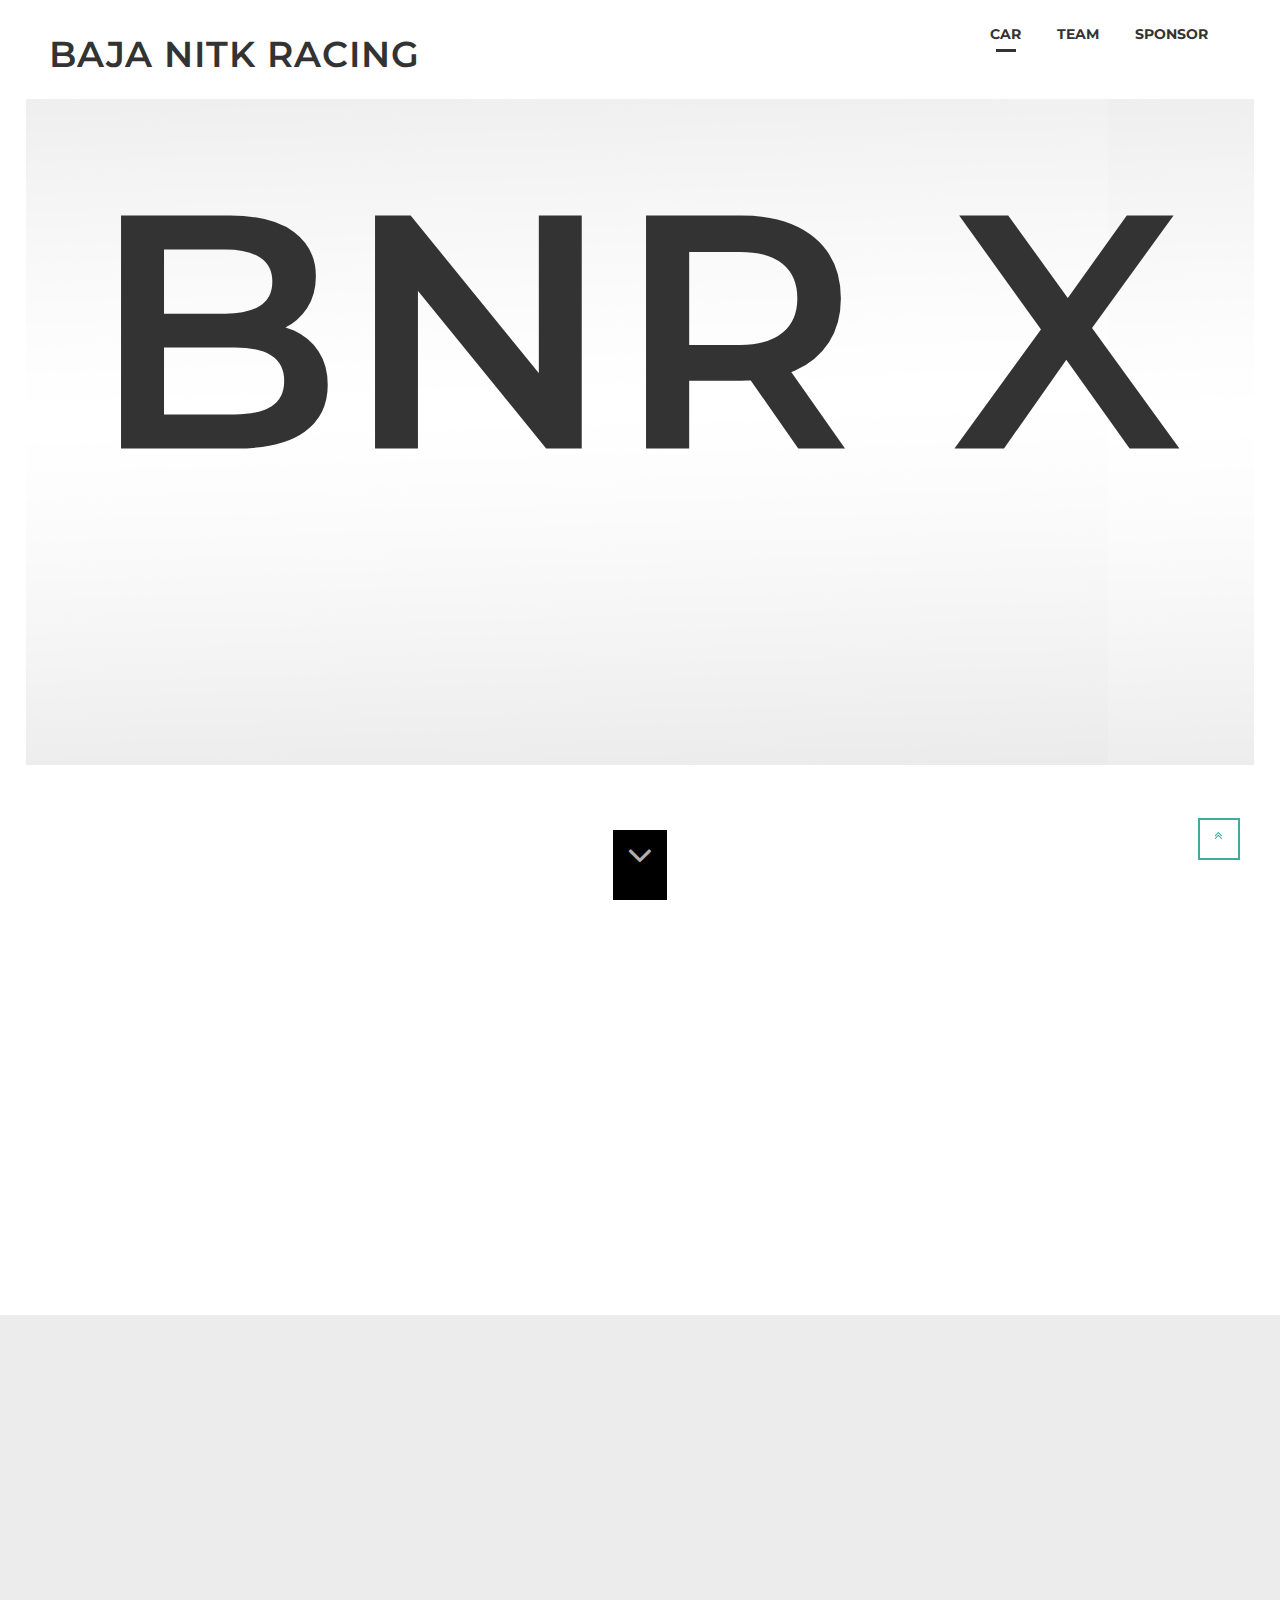
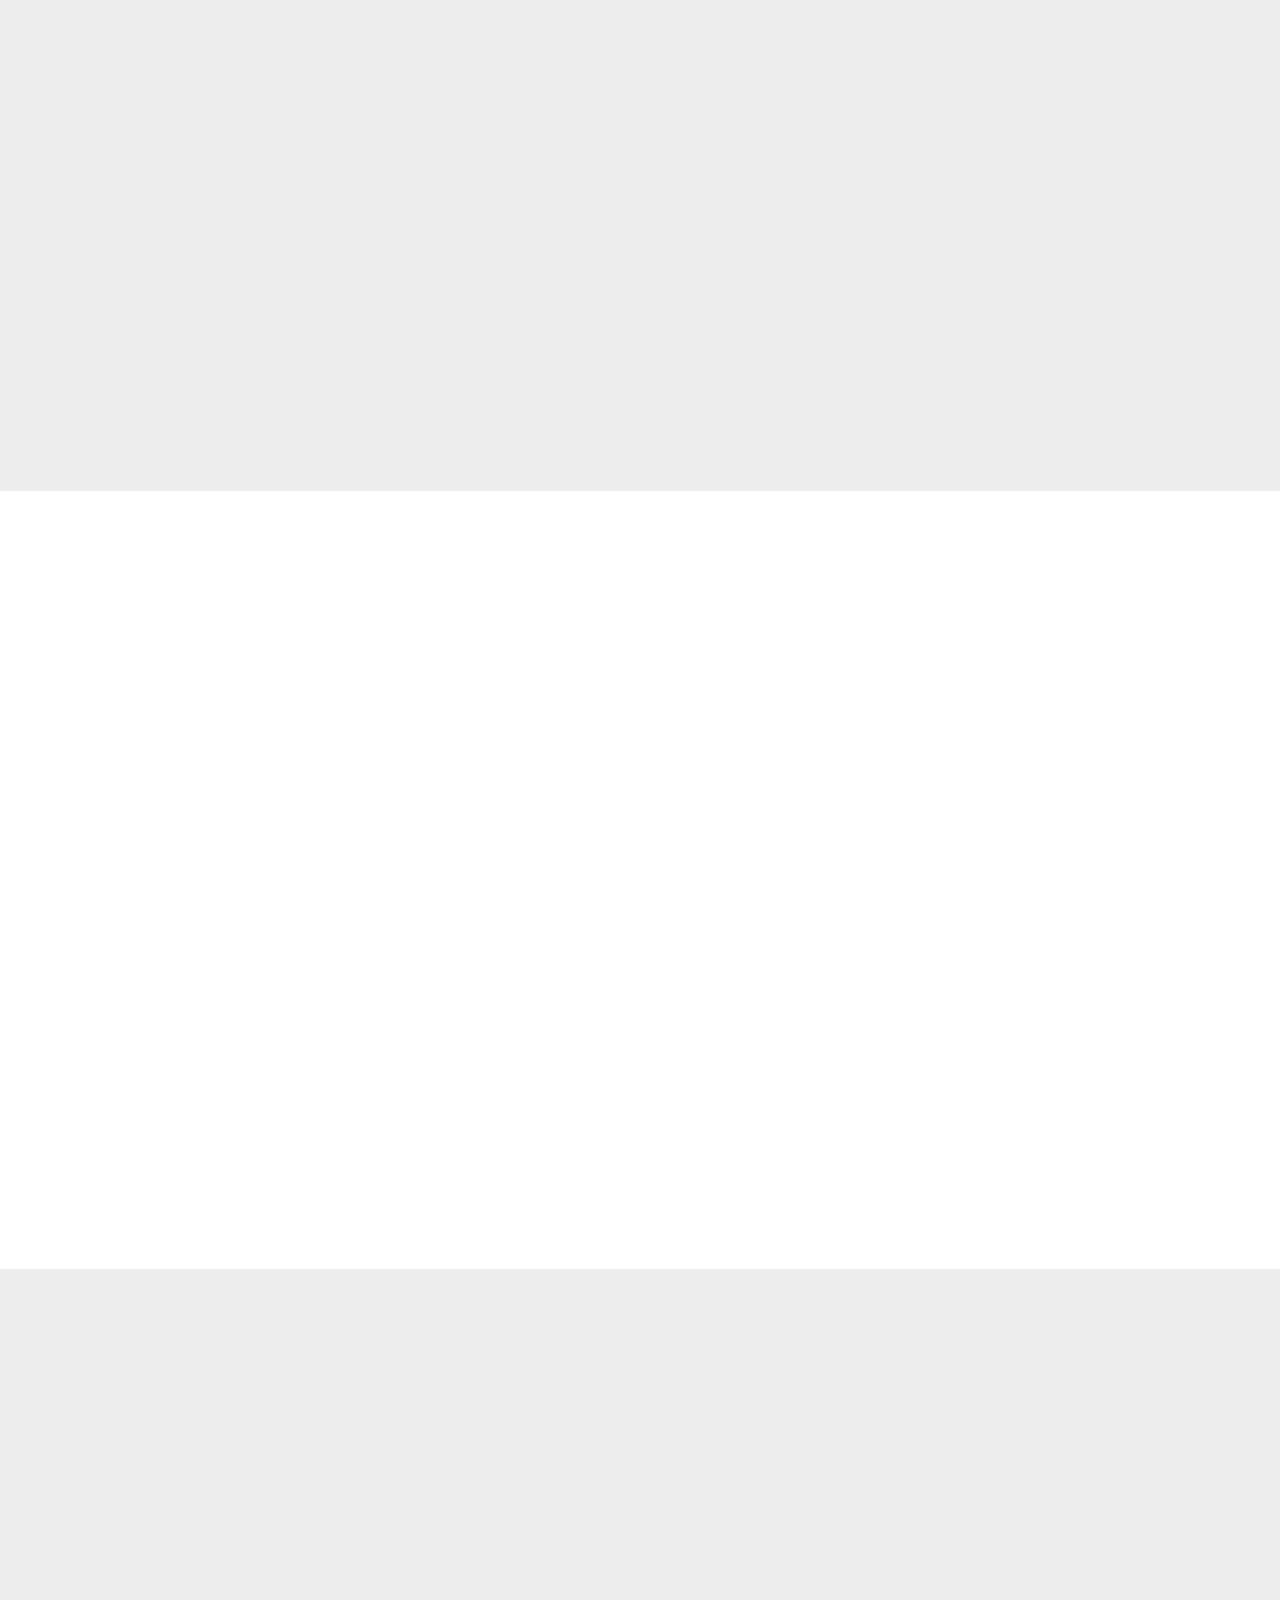
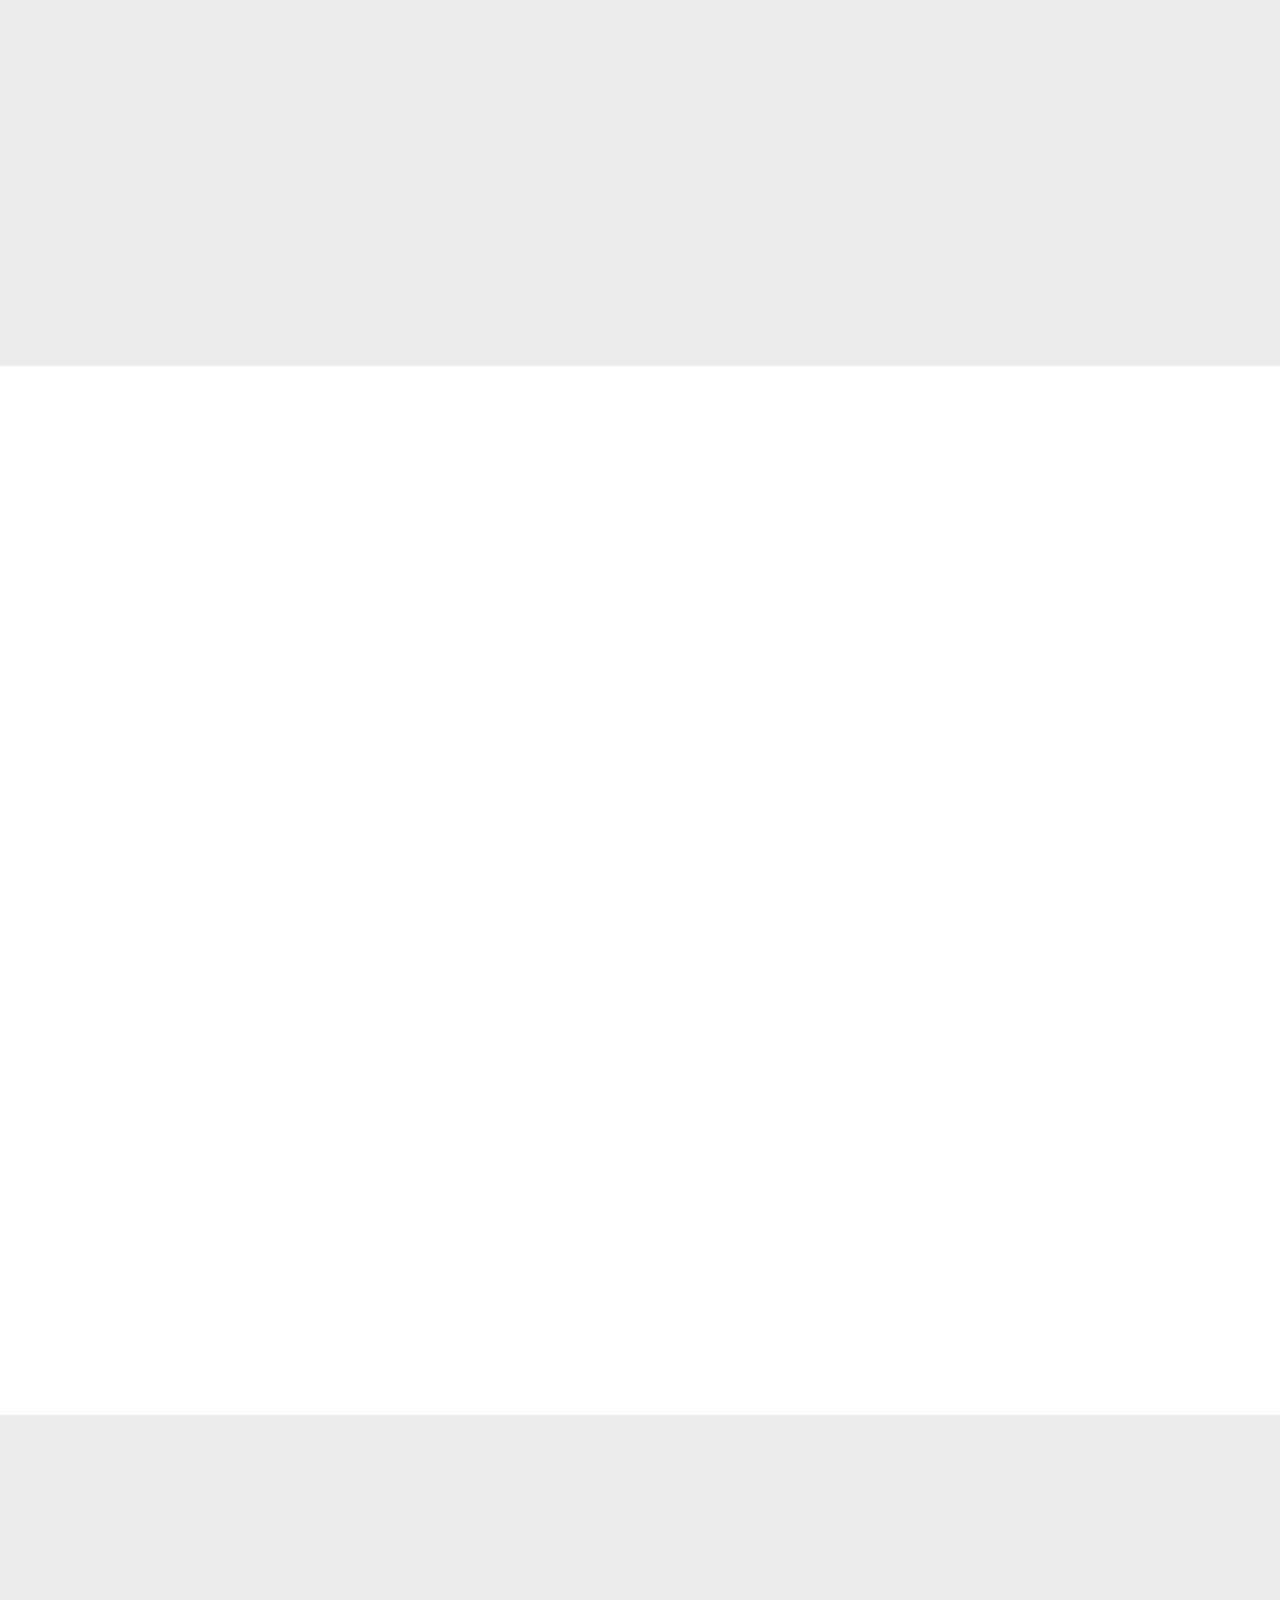
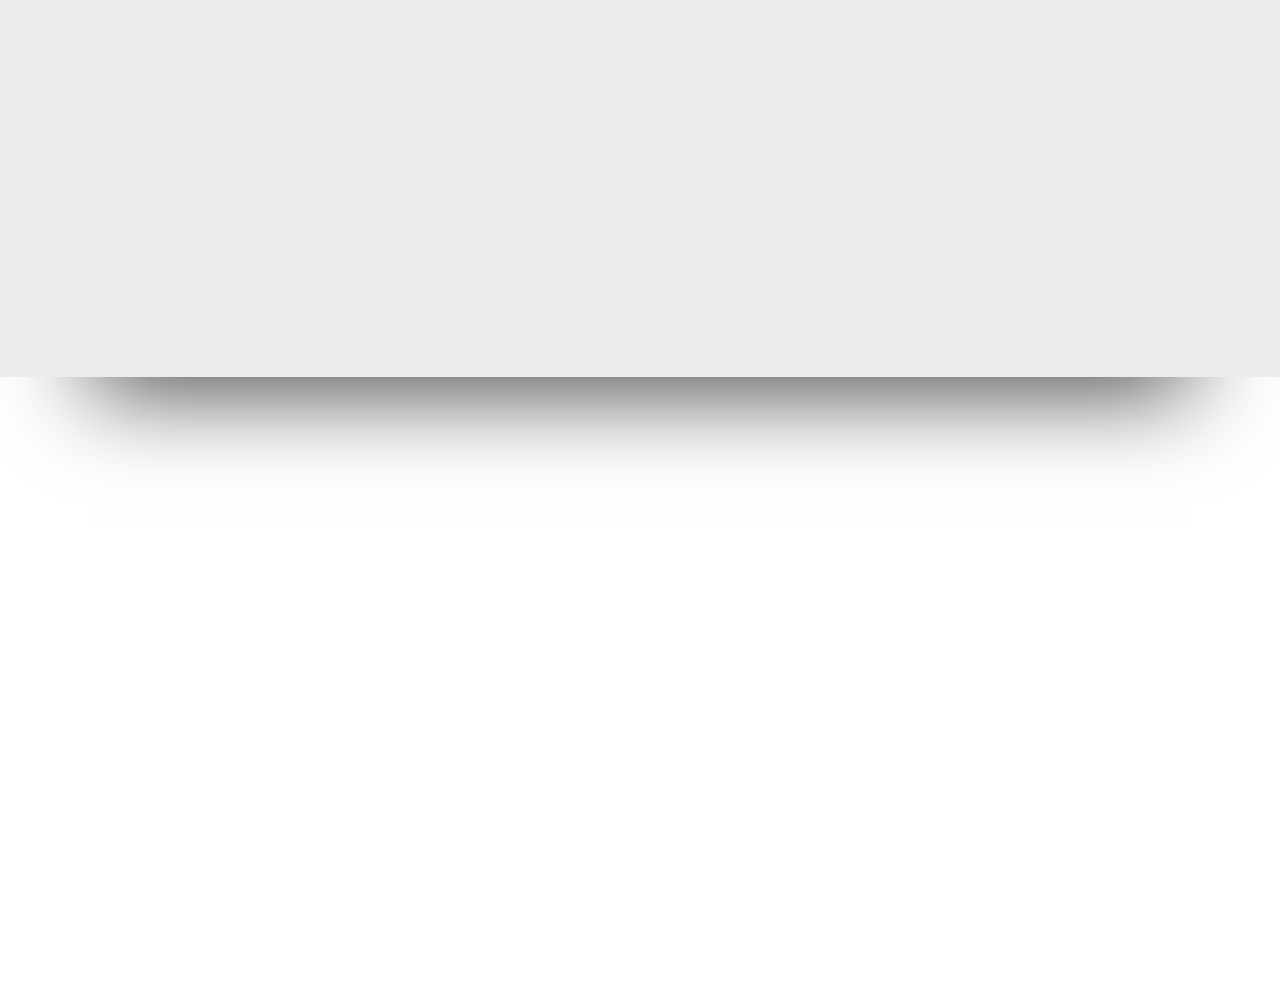
<file: index.html>
<!DOCTYPE html>
<html lang="en">
<head>

	<!-- Global site tag (gtag.js) - Google Analytics -->
<script async src="https://www.googletagmanager.com/gtag/js?id=UA-122003187-1"></script>
<script>
  window.dataLayer = window.dataLayer || [];
  function gtag(){dataLayer.push(arguments);}
  gtag('js', new Date());

  gtag('config', 'UA-122003187-1');
</script>


    <meta charset="utf-8" />
    <meta http-equiv="X-UA-Compatible" content="IE=edge" />
    <meta name="viewport" content="width=device-width, initial-scale=1" />
	
    <title>Baja NITK Racing</title>
	
    <!-- Bootstrap Core CSS -->
    <link href="css/bootstrap.min.css" rel="stylesheet" type="text/css">
	
	<!-- Custom CSS -->
	<link href="css/style.css" rel="stylesheet">
	
	<!-- Animate.css -->
	<link href="css/animate.css" rel="stylesheet" media="all" type="text/css">
	
	<!-- Custom Fonts -->
    <link href="font-awesome/css/font-awesome.min.css" rel="stylesheet" type="text/css">
	
	<!-- Owl Carousel Assets -->
    <link href="owl-carousel/owl.carousel.css" rel="stylesheet">
    <!-- <link href="owl-carousel/owl.theme.css" rel="stylesheet"> -->

	<!-- HTML5 Shim and Respond.js IE8 support of HTML5 elements and media queries -->
    <!-- WARNING: Respond.js doesn't work if you view the page via file:// -->
    <!--[if lt IE 9]>
        <script src="js/html5shiv.js"></script>
        <script src="js/respond.min.js"></script>
	<![endif]-->
	
	<style>
		@media(max-width:1023px){
		.hide-0-to-1024{
		display:none;
		}
	}

	@media (min-width: 1024px) {
		.hide-1024-up {
		display: none;
		}
	}

	</style>

	<script src="https://scripts.sirv.com/sirv.js"></script>
	
</head>
<body id="page-top" class="index-page">
<div class="wrap-body">

	<!--////////////////////////////////////Header-->
	<header>
		<!---Main Header--->
		<div class="main-header">
		
			<!--Navigation-->
			<nav id="menu" class="navbar">
				<div class="container-fluid">
					<div class="navbar-header">
					  <button type="button" class="btn btn-navbar navbar-toggle" data-toggle="collapse" data-target=".navbar-ex1-collapse"><i class="fa fa-bars"></i></button>
						<a class="navbar-brand" href="#">
							<h2>baja nitk racing</h2>
						</a>
					</div>
					<div class="collapse navbar-collapse navbar-ex1-collapse">
						<ul class="nav navbar-nav">
							<li class="active"><a href="index.html">Car</a></li>
							<li><a href="single.html">Team</a></li>
							<li><a href="sponsor.html">Sponsor</a></li>
						</ul>
					</div>
				</div>
			</nav>
			<div class="hide-0-1024" style="margin: 0 2vw 0 2vw; width:auto; height: 85vh;  background-image: url('images/header.jpg');background-size: contain;">
				<h1 style=" position: absolute;
				font-size:26vw;
top: 20%;
transform: translateY(-20%); 
  -webkit-user-select: none;  /* Chrome all / Safari all */
  -moz-user-select: none;     /* Firefox all */
  -ms-user-select: none;      /* IE 10+ */
  user-select: none;
    left: 7%;" class="hide-0-to-1024">BNR X</h1>
<div class="Sirv" data-src="https://bajanitkracing.sirv.com/Spins/Car/Car.spin"></div>
			</div>
			
			<div id="scroll-page-content">
				<a href="#page-content" class="scroller">
					<div class="scroller-button">
						<i class="fa fa-angle-down"></i>
					</div>
				</a>
			</div>
		</div>
		
	</header>

	<!--////////////////////////////////////Container-->
	<section id="page-content" class="index-page">
	
<!-- ////////////Our Services 
		-->
			
		<section class="box-content box-3">
			<div class="container">
				<div class="heading wow fadeInUp" data-wow-delay=".1s" data-wow-duration="1s">
					<h2>Who are we?</h2>
					<hr class="line">
					<div class="">We are a team of students from NITK Surathkal, who are absolutely passionate about Racing, Off-Road Racing. We build ATVs that survive the harshest of terrains
						and pit it against the hundreds of teams at BAJA SAE India every year! We Design, Build and Race!

						
					</div>
				</div>
<!-- ////////////Our Services 
				
				<div class="content wow fadeIn" data-wow-delay=".1s" data-wow-duration="1s">
					<div class="row">
						<div class="col-lg-2 col-md-3 col-sm-6">
							<div class="box-item">
								<img src="images/photo-camera.png" class="img-responsive icon"/>
								<h3>Photography</h3>
							</div>
						</div>
						<div class="col-lg-2 col-md-3 col-sm-6">
							<div class="box-item">
								<img src="images/social.png" class="img-responsive icon"/>
								<h3>Social</h3>
							</div>
						</div>
						<div class="col-lg-2 col-md-3 col-sm-6">
							<div class="box-item">
								<img src="images/seo.png" class="img-responsive icon"/>
								<h3>SEO</h3>
							</div>
						</div>
						<div class="col-lg-2 col-md-3 col-sm-6">
							<div class="box-item">
								<img src="images/design.png" class="img-responsive icon"/>
								<h3>Design</h3>
							</div>
						</div>
						<div class="col-lg-2 col-md-3 col-sm-6">
							<div class="box-item">
								<img src="images/ux.png" class="img-responsive icon"/>
								<h3>UX</h3>
							</div>
						</div>
						<div class="col-lg-2 col-md-3 col-sm-6">
							<div class="box-item">
								<img src="images/credit-card.png" class="img-responsive icon"/>
								<h3>Ecommerce</h3>
							</div>
						</div>
					</div>
				</div>
		-->
					
			</div>
		</section>
	

		<!-- ////////////Content Box 02 -->
		<section class="box-content box-2 box-style-2" >
			<div class="container">
				<div class="row">
					<div class="col-md-6">
						<div class="ft-b-image wow fadeIn" data-wow-delay=".1s" data-wow-duration="1s">
							<img src="images/gear1.png" style="width: 100%" class="img-responsive"/>
						</div>
					</div>
					<div class="col-md-6">

						<div class="ft-item wow fadeInLeft" data-wow-delay=".1s" data-wow-duration="1s">
							<div class="row">
								<div class="col-md-1">
									<div class="ft-icon">
										<i class="fa fa-angle-right"></i>
									</div>
								</div>
								<div class="col-md-9">
									<h5>Efficient</h5>
									<p>
										The new single 13 reduction gearbox pairs well with our cvt to give a very efficient and powerful
powertrain assembly</p>
								</div>
							</div>
						</div>
						<div class="ft-item wow fadeInLeft" data-wow-delay=".1s" data-wow-duration="1s">
							<div class="row">
								<div class="col-md-1">
									<div class="ft-icon">
										<i class="fa fa-angle-right"></i>
									</div>
								</div>
								<div class="col-md-9">
									<h5>Lightest</h5>
									<p>The gearbox is the lightest we’ve made which includes a decrease in almost 30% from the last
model and decreases the on uniform loading in the car chassis for optimal performance.</p>
								</div>
							</div>
						</div>
						<div class="ft-item wow fadeInLeft" data-wow-delay=".1s" data-wow-duration="1s">
							<div class="row">
								<div class="col-md-1">
									<div class="ft-icon">
										<i class="fa fa-angle-right"></i>
									</div>
								</div>
								<div class="col-md-9">
									<h5>Inboard Brake Caliper</h5>
									<p>The gearbox also has an inboard brake caliper mount to minimize welds to the chassis for
mounts. The assembly decreases the unsprung mass by 20kgs.</p>
								</div>
							</div>
						</div>
					</div>

				</div>
			</div>
		</section>
		
		<!-- ////////////Content Box 02 -->
		<section class="box-content box-2 box-style-1" >
			<div class="container">
				<div class="row">
					<div class="col-md-6">
						<div class="ft-item wow fadeInLeft" data-wow-delay=".1s" data-wow-duration="1s">
							<div class="row">
								<div class="col-md-1">
									<div class="ft-icon">
										<i class="fa fa-angle-right"></i>
									</div>
								</div>
								<div class="col-md-9">
									<h5>Lighter</h5>
									<p>
										After an extensive cycle of design and analysis, the wheel hub assembly is 25% lighter and the
least FOS has increased from 1.9 to 2.3.</p>
								</div>
							</div>
						</div>
						<div class="ft-item wow fadeInLeft" data-wow-delay=".1s" data-wow-duration="1s">
							<div class="row">
								<div class="col-md-1">
									<div class="ft-icon">
										<i class="fa fa-angle-right"></i>
									</div>
								</div>
								<div class="col-md-9">
									<h5>Aluminium 7075</h5>
									<p>
										The use of aerospace grade aluminium helps us decrease the overall mass of the wheel assembly by 5kgs. 
									</p>
								</div>
							</div>
						</div>
						<div class="ft-item wow fadeInLeft" data-wow-delay=".1s" data-wow-duration="1s">
							<div class="row">
								<div class="col-md-1">
									<div class="ft-icon">
										<i class="fa fa-angle-right"></i>
									</div>
								</div>
								<div class="col-md-9">
									<h5>Resistant</h5>
									<p>
										The assembly is also less susceptible to damage and interference. 
									</p>
								</div>
							</div>
						</div>
					</div>

					<div class="col-md-6">
						<div class="ft-b-image wow fadeIn" data-wow-delay=".1s" data-wow-duration="1s">
							<img src="images/wheel.png" style="width: 100%" class="img-responsive"/>
						</div>
					</div>

				</div>
			</div>
		</section>
		

				<!-- ////////////Content Box 02 -->
		<section class="box-content box-2 box-style-2" >
			<div class="container">
				<div class="row">
					<div class="col-md-6">
						<div class="ft-b-image wow fadeIn" data-wow-delay=".1s" data-wow-duration="1s">
							<img src="images/Chassis.png" style="width: 100%" class="img-responsive"/>
						</div>
					</div>
					<div class="col-md-6">
						<div class="ft-item wow fadeInLeft" data-wow-delay=".1s" data-wow-duration="1s">
							<div class="row">
								<div class="col-md-1">
									<div class="ft-icon">
										<i class="fa fa-angle-right"></i>
									</div>
								</div>
								<div class="col-md-9">
									<h5>AISI 4130</h5>
									<p>
										The use of AISI 4130 has increased the least FOS on the chassis and has decreased the weight.
									</p>
								</div>
							</div>
						</div>
						<div class="ft-item wow fadeInLeft" data-wow-delay=".1s" data-wow-duration="1s">
							<div class="row">
								<div class="col-md-1">
									<div class="ft-icon">
										<i class="fa fa-angle-right"></i>
									</div>
								</div>
								<div class="col-md-9">
									<h5>Design Improvements</h5>
									<p>
										The use of pipe bending and MIG welding has increased the overall design drastically.
									</p>
								</div>
							</div>
						</div>
						<div class="ft-item wow fadeInLeft" data-wow-delay=".1s" data-wow-duration="1s">
							<div class="row">
								<div class="col-md-1">
									<div class="ft-icon">
										<i class="fa fa-angle-right"></i>
									</div>
								</div>
								<div class="col-md-9">
									<h5>Tabs for Suspension System</h5>
									<p>
										The manufacturing of tabs for the suspension system was meticulously done.
									</p>
								</div>
							</div>
						</div>
					</div>

				</div>
			</div>
		</section>
		
		
				<!-- ////////////Content Box 02 -->
		<section class="box-content box-2 box-style-1" >
			<div class="container">
				<div class="row">
					<div class="col-md-6">
						<div class="ft-item wow fadeInLeft" data-wow-delay=".1s" data-wow-duration="1s">
							<div class="row">
								<div class="col-md-1">
									<div class="ft-icon">
										<i class="fa fa-angle-right"></i>
									</div>
								</div>
								<div class="col-md-9">
									<h5>Fox Float 3 Evol R</h5>
									<p>
										The use of the fox float 3 evol R which is an infinitely adjustable air spring brings great stability and performance to the car.
									</p>
								</div>
							</div>
						</div>
						<div class="ft-item wow fadeInLeft" data-wow-delay=".1s" data-wow-duration="1s">
							<div class="row">
								<div class="col-md-1">
									<div class="ft-icon">
										<i class="fa fa-angle-right"></i>
									</div>
								</div>
								<div class="col-md-9">
									<h5>Two Air Chambers</h5>
									<p>
										The strut has two separate air chambers to control the ride and bottom-out/roll control.
									</p>
								</div>
							</div>
						</div>
						<div class="ft-item wow fadeInLeft" data-wow-delay=".1s" data-wow-duration="1s">
							<div class="row">
								<div class="col-md-1">
									<div class="ft-icon">
										<i class="fa fa-angle-right"></i>
									</div>
								</div>
								<div class="col-md-9">
									<h5>Lighter</h5>
									<p>
										They are much lighter and responsive than their spring counterpart.
									</p>
								</div>
							</div>
						</div>
					</div>

					<div class="col-md-6">
						<div class="ft-b-image wow fadeIn" data-wow-delay=".1s" data-wow-duration="1s">
							<img src="images/strut2.png" style="width: 100%" class="img-responsive"/>
						</div>
					</div>

				</div>
			</div>
		</section>
		<!-- ////////////Content Box 05 -->
		<section class="box-content box-5 box-style-3">
			<div class="container">
				<div class="row">
					<div class="box-item wow fadeInDown" data-wow-delay=".1s" data-wow-duration="1s">
						<blockquote><p>Victory, isn't about speed. It's about survival..and refusing to give up.</p></blockquote>
					</div>
				</div>
			</div>
		</section>
		
		<!-- ////////////Content Box 06 
		<section class="box-content box-6">
			<div class="container">
				<div class="heading wow fadeInUp" data-wow-delay=".1s" data-wow-duration="1s">
					<h2>Lastest From Blog</h2>
					<hr class="line">
					<div class="intro">Lastest Project We Working On</div>
				</div>
				<div class="content">
					<div id="owl-blog" class="owl-carousel">
						<div class="item">
							<div class="box-item">
								<img src="images/10.jpg" class="img-responsive"/>
								<div class="content">
									<h3><a href="single.html">Planning Our Honeymoon</a></h3>
									<p>Suspendisse porttitor sapien ac lectus euismod imperdiet. Curabitur nec nibh at massa pellentesque accumsan eu id nibh. Donec accumsan ut mi et tincidunt. Aliquam eget metus nec leo tempor bibendum. Phasellus tincidunt lobortis metus. Duis euismod lorem turpis at diam.</p>
									<span>MAY 21, 2017 BY VAFPRESS</span><br>
									<a class="btn btn-skin" href="single.html">Read More</a>
								</div>
							</div>
						</div>
						<div class="item">
							<div class="box-item">
								<img src="images/11.jpg" class="img-responsive"/>
								<div class="content">
									<h3><a href="single.html">Brainstorming Wedding Ideas</a></h3>
									<p>Suspendisse porttitor. Aliquam eget metus nec leo tempor bibendum. Phasellus tincidunt lobortis metus. Duis euismod lorem turpis, viverra feugiat ipsum volutpat vitae. Fusce justo turpis, sodales sed placerat non, suscipit at diam.</p>
									<span>MAY 21, 2017 BY VAFPRESS</span><br>
									<a class="btn btn-skin" href="single.html">Read More</a>
								</div>
							</div>
						</div>
						<div class="item">
							<div class="box-item">
								<img src="images/12.jpg" class="img-responsive"/>
								<div class="content">
									<h3><a href="single.html">Planning Our Honeymoon</a></h3>
									<p>Suspendisse porttitor sapien ac lectus euismod imperdiet. Curabitur nec nibh at massa pellentesque accumsan eu id nibh. Donec accumsan ut mi et tincidunt. Aliquam eget metus nec leo tempor bibendum. Phasellus tincidunt lobortis metus. Duis euismod lorem turpis at diam.</p>
									<span>MAY 21, 2017 BY VAFPRESS</span><br>
									<a class="btn btn-skin" href="single.html">Read More</a>
								</div>
							</div>
						</div>
						<div class="item">
							<div class="box-item">
								<img src="images/13.jpg" class="img-responsive"/>
								<div class="content">
									<h3><a href="single.html">Planning Our Honeymoon</a></h3>
									<p>Suspendisse porttitor sapien ac lectus euismod imperdiet. Curabitur nec nibh at massa pellentesque accumsan eu id nibh. Donec accumsan ut mi et tincidunt. Aliquam eget metus nec leo tempor bibendum. Phasellus tincidunt lobortis metus. Duis euismod lorem turpis at diam.</p>
									<span>MAY 21, 2017 BY VAFPRESS</span><br>
									<a class="btn btn-skin" href="single.html">Read More</a>
								</div>
							</div>
						</div>
					</div>
				</div>
			</div>
		</section>
		-->
		<!-- ////////////Content Box 07 -->
		<section class="box-content box-7 box-style-2">
			<div class="container">
				<div class="heading wow fadeInDown" data-wow-delay=".1s" data-wow-duration="1s">
					<h2>Our Sponsors</h2>
					<hr class="line">
					<div class="intro">Our team benefits from an amazing set of sponsors who encourage us to dream, design, build and race!</div>
				</div>
				<div class="content wow fadeInUp" data-wow-delay=".1s" data-wow-duration="1s">
					<div id="owl-branding" class="owl-carousel">
						<div class="item">
							<img src="images/sponsors/partner-1.png" class="img-responsive"/>
						</div>
						<div class="item">
							<img src="images/sponsors/partner-2.png" class="img-responsive"/>
						</div>
						<div class="item">
							<img src="images/sponsors/partner-3.png" class="img-responsive"/>
						</div>
						<div class="item">
							<img src="images/sponsors/partner-4.png" class="img-responsive"/>
						</div>
						<div class="item">
							<img src="images/sponsors/partner-5.png" class="img-responsive"/>
						</div>
						<div class="item">
							<img src="images/sponsors/partner-6.png" class="img-responsive"/>
						</div>
						<div class="item">
							<img src="images/sponsors/partner-7.png" class="img-responsive"/>
						</div>
						<div class="item">
							<img src="images/sponsors/partner-8.png" class="img-responsive"/>
						</div>
						<div class="item">
							<img src="images/sponsors/partner-9.png" class="img-responsive"/>
						</div>
						<div class="item">
							<img src="images/sponsors/partner-10.png" class="img-responsive"/>
						</div>
						<div class="item">
							<img src="images/sponsors/partner-11.png" class="img-responsive"/>
						</div>
					</div>
				</div>
			</div>
		</section>
		
	</section>



</form>

	<!--////////////////////////////////////Footer-->
	<footer id="footer">
		<div class="container">
			<div class="wrap-footer">
				<div class="row">
					<div class="col-md-7">
						<div class="footer-contact-form">
							<h2 class="footer-title">Get in touch.</h2>
							<form action="https://formspree.io/govindjeevan7@gmail.com" method="POST">
								<div class="row">
									<div class="col-md-6">
										<div class="form-group">
											<input type="text" class="form-control input-lg" name="name" id="name" placeholder="Enter name" required="required" />
										</div>
										<div class="form-group">
											<input type="email" class="form-control input-lg" name="_replyto" id="email" placeholder="Enter email" required="required" />
										</div>
										<div class="form-group">
											<input type="text" class="form-control input-lg" name="subject"  id="subject" placeholder="Subject" required="required" />
										</div>
									</div>
									<div class="col-md-6">
										<div class="form-group">
											<textarea name="message" id="message" class="form-control" rows="4" cols="25" required="required" placeholder="Message" style="height: 190px;"></textarea>
										</div>						
									</div>
								</div>
								<button type="submit" class="btn btn-skin" name="submit" id="submitcontact" value="Send">Send</button>
							</form>
						</div>
					</div>
					<div class="col-md-5">
						<div class="footer-contact-info">
							<div class="contact-info-item">
								<div class="row">
									<div class="col-md-1">
										<div class="contact-info-icon">
											<i class="fa fa-map-marker"></i>
										</div>
									</div>
									<div class="col-md-10">
										<h3>Location</h3>
										<p>National Institute of Technology Karnataka, NH 66, Srinivas Nagar, Surathkal, Mangaluru, Karnataka 575025</p>
									</div>
								</div>
							</div>
	<!--////////////////////////////////////Footer
							
							<div class="contact-info-item">
								<div class="row">
									<div class="col-md-1">
										<div class="contact-info-icon">
											<i class="fa fa-phone"></i>
										</div>
									</div>
									<div class="col-md-10">
										<h3>Toll Free call</h3>
										<p> +6221 888 888 90 , +6221 888 88891</p>
									</div>
								</div>
							</div>
							-->
							<div class="contact-info-item">
								<div class="row">
									<div class="col-md-1">
										<div class="contact-info-icon">
											<i class="fa fa-envelope"></i>
										</div>
									</div>
									<div class="col-md-10">
										<h3>Email</h3>
										<p> baja@nitk.edu.in</p>
									</div>
								</div>
							</div>
						</div>
					</div>
				</div>
			</div>
			<div class="bottom-footer">
				<ul class="list-inline footer-link link">
					<li><a target="_blank" href="https://www.facebook.com/BajaNITKRacing">Facebook</a></li>
					<li><a target="_blank" href="https://www.instagram.com/bajanitkracing/">Instagram</a></li>
					<li><a target="_blank" href="https://www.linkedin.com/company/baja-nitk-racing/">LinkedIn</a></li>
				</ul>
				<div class="copyright">
					<span>Designed and Developed by <a href="https://github.com/govindjeevan/" target="_blank">Govind Jeevan</a></span>
				</div>
			</div> 
		</div>
	</footer>
	<!-- Footer -->
	<div id="page-top"><a href="#page-top" class="btn btn-toTop"><i class="fa fa-angle-double-up"></i></a></div>
	
	<!-- ========== Scripts ========== -->
	<script src="js/jquery.min.js"></script>
	<script src="js/bootstrap.min.js"></script>
	<script src="js/jquery.localScroll.min.js"></script>
	<script src="js/jquery.scrollTo.min.js"></script>
	<script src="js/SmoothScroll.js"></script>
	<script src="js/wow.min.js"></script>
	
	<!-- Owl Carousel JS -->
	<script src="owl-carousel/owl.carousel.js"></script>
	
	<!-- Definity JS -->
	<script src="js/main.js"></script>


</div>
</body>
</html>
</file>
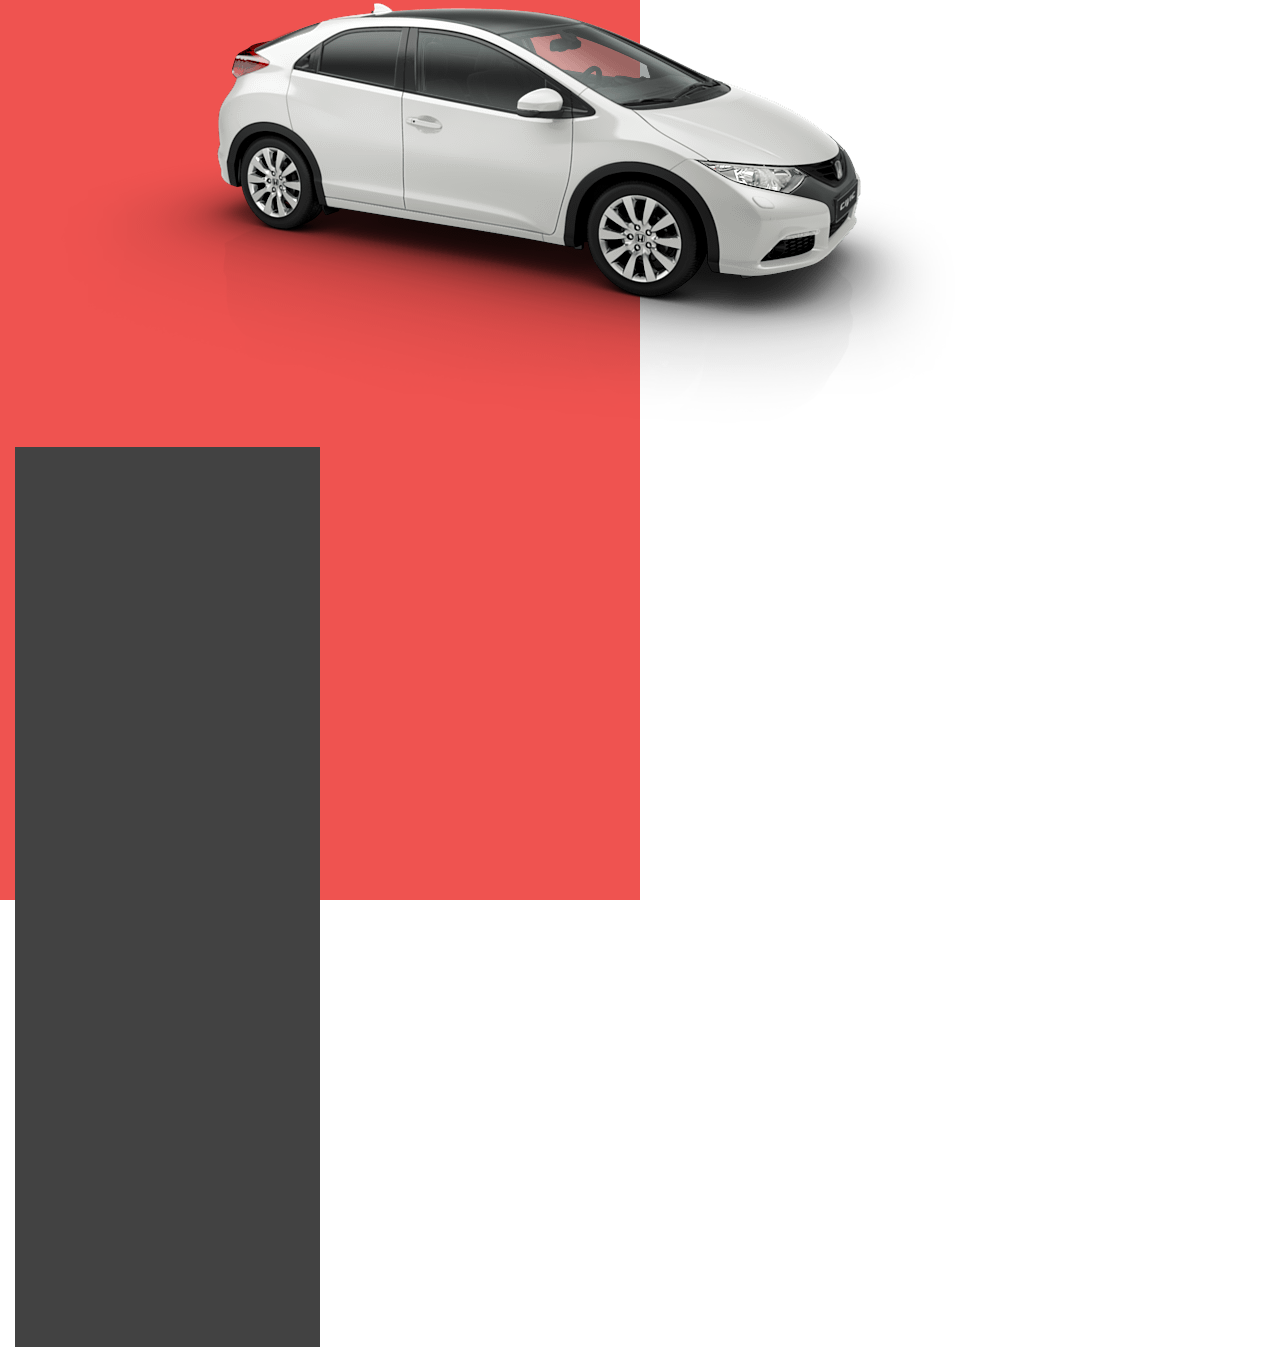
<file: bat/index.html>
<!DOCTYPE html>
<html lang="en">
  <head>
    <meta charset="utf-8">
    <meta http-equiv="X-UA-Compatible" content="IE=edge">
    <meta name="viewport" content="width=device-width, initial-scale=1">
    <!-- The above 3 meta tags *must* come first in the head; any other head content must come *after* these tags -->
    <title>Bootstrap 101 Template</title>

    <!-- Latest compiled and minified CSS -->
    <link rel="stylesheet" href="https://maxcdn.bootstrapcdn.com/bootstrap/3.3.7/css/bootstrap.min.css" integrity="sha384-BVYiiSIFeK1dGmJRAkycuHAHRg32OmUcww7on3RYdg4Va+PmSTsz/K68vbdEjh4u" crossorigin="anonymous">
    <link rel="stylesheet" href="https://cdnjs.cloudflare.com/ajax/libs/font-awesome/4.7.0/css/font-awesome.min.css">
    <style>


</style>
  </head>
  <body>


        <div class="container-fluid" style="height: 100vh">
                <div class="row" style="height: 100%">
                        <div class="col-md-6" style="height:100%;background-color: #ef5350"><div id="myCar"></div>
								
                <div class="col-md-6" style="height: 100%;background-color:#424242"></div></div>
                </div>
              </div>

    <!-- jQuery (necessary for Bootstrap's JavaScript plugins) -->

    <script src="jquery.min.js"></script>
    <script src="3deye.min.js"></script>
    <!-- Include all compiled plugins (below), or include individual files as needed -->
    <!-- Latest compiled and minified JavaScript -->
    <script src="https://maxcdn.bootstrapcdn.com/bootstrap/3.3.7/js/bootstrap.min.js" integrity="sha384-Tc5IQib027qvyjSMfHjOMaLkfuWVxZxUPnCJA7l2mCWNIpG9mGCD8wGNIcPD7Txa" crossorigin="anonymous"></script>
    <script>
        $(document).ready(function(){
          $("#myCar").vc3dEye({
          imagePath:"rotate/",
          totalImages:51,
          imageExtension:"png"
        });
        }
        )
        </script>
  </body>
</html>
</file>
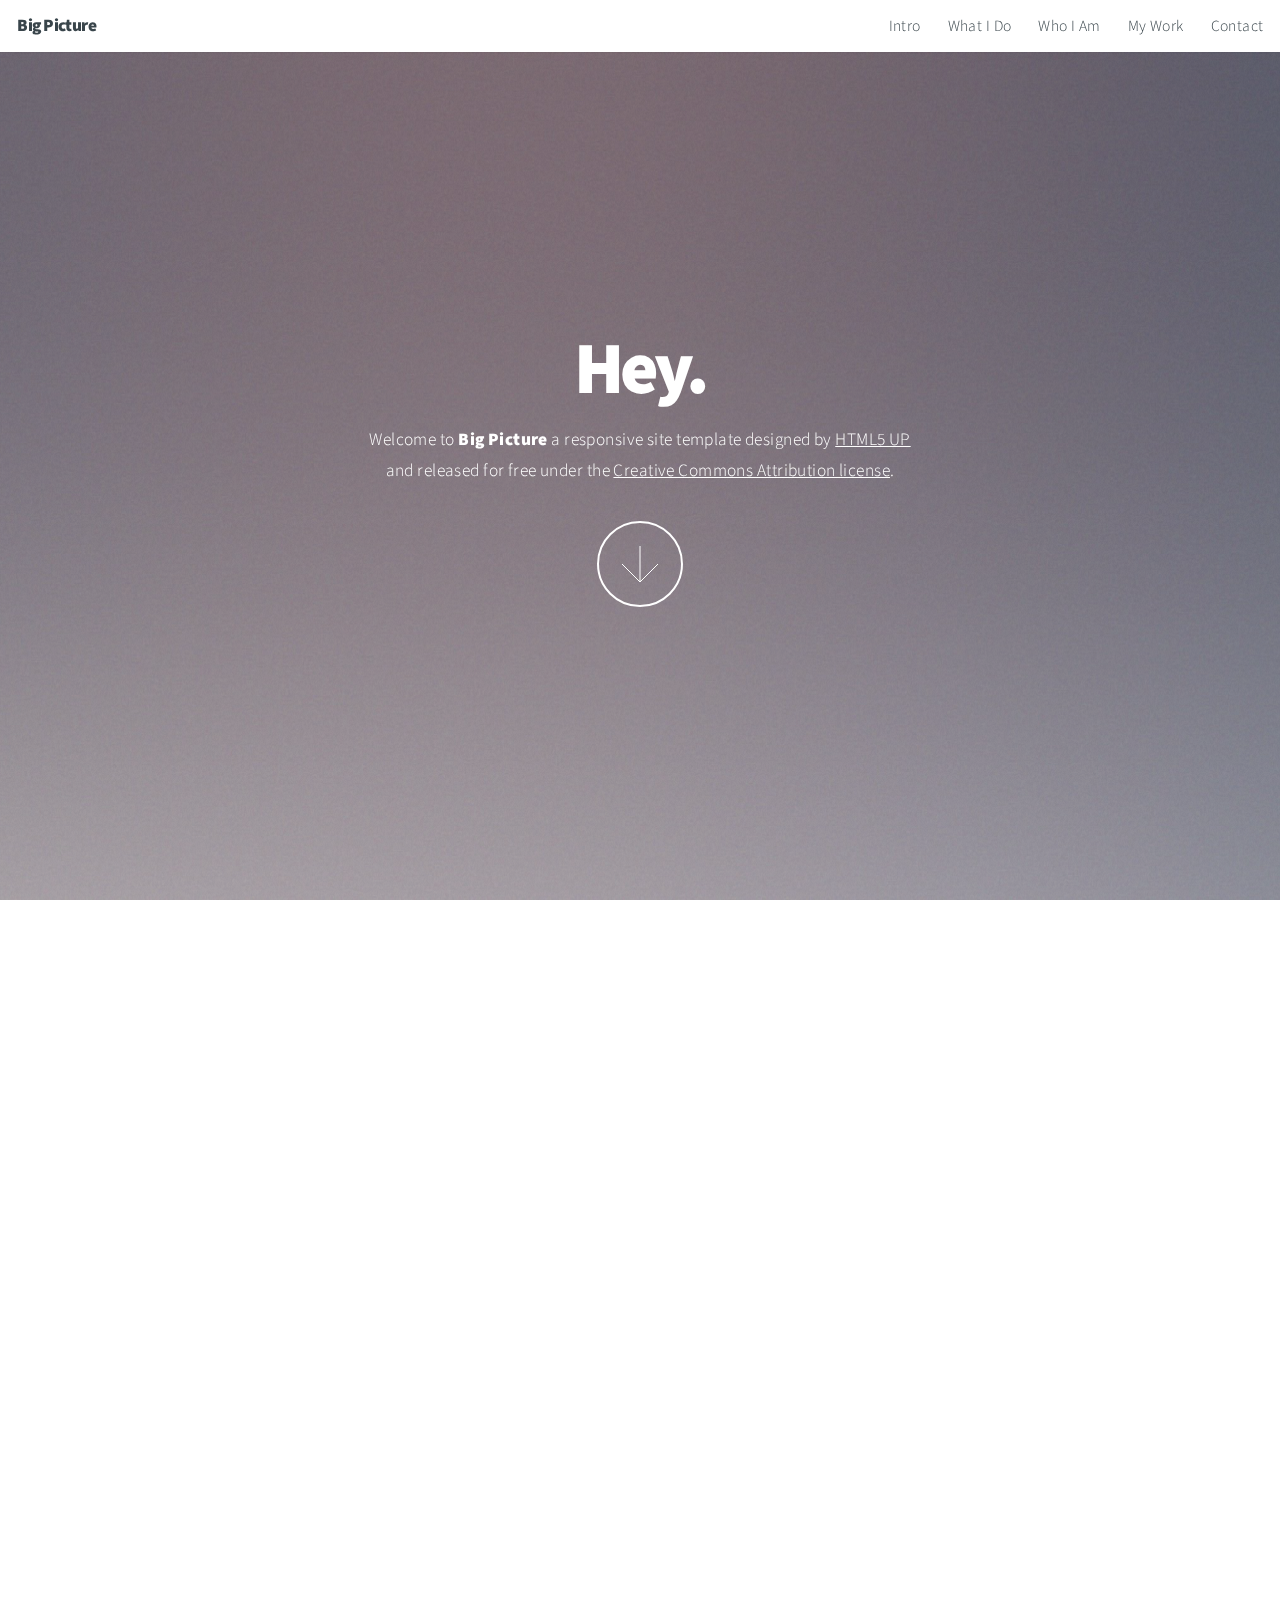
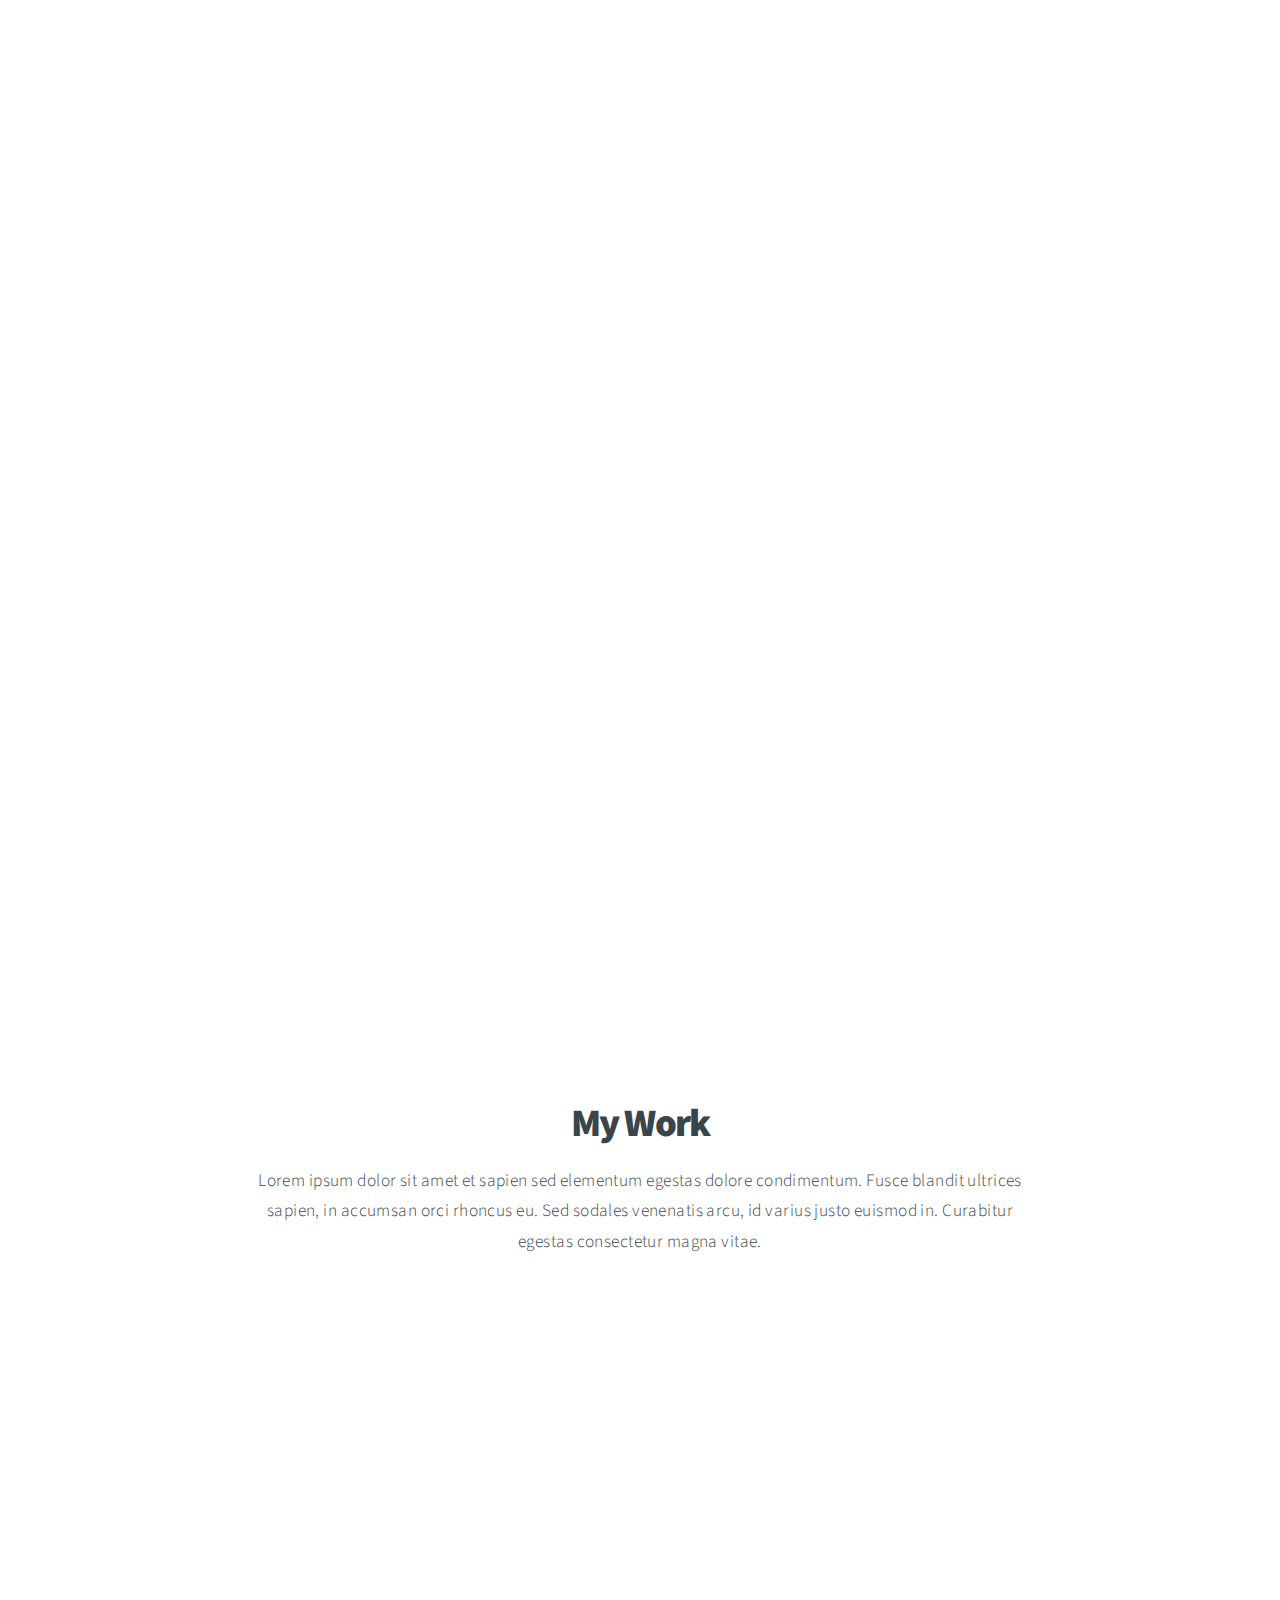
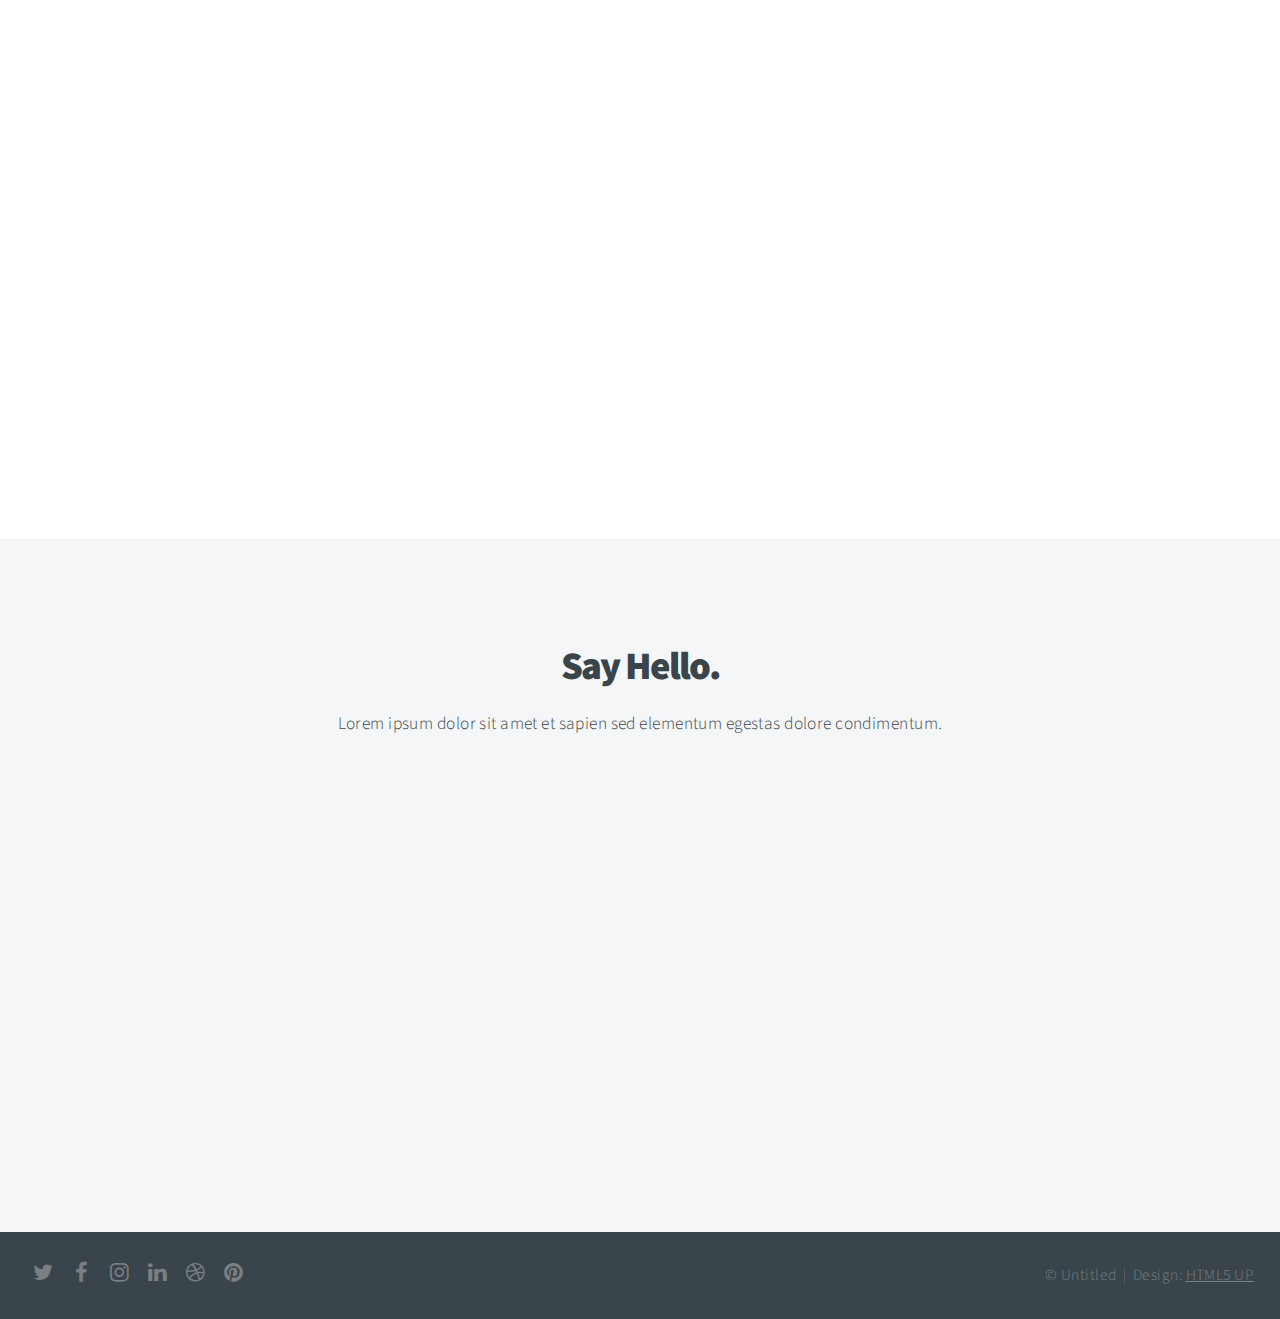
<file: big-picture/index.html>
<!DOCTYPE HTML>
<!--
	Big Picture by HTML5 UP
	html5up.net | @ajlkn
	Free for personal and commercial use under the CCA 3.0 license (html5up.net/license)
-->
<html>
	<head>
		<title>Big Picture by HTML5 UP</title>
		<meta charset="utf-8" />
		<meta name="viewport" content="width=device-width, initial-scale=1, user-scalable=no" />
		<link rel="stylesheet" href="assets/css/main.css" />
		<noscript><link rel="stylesheet" href="assets/css/noscript.css" /></noscript>
	</head>
	<body class="is-preload">

		<!-- Header -->
			<header id="header">
				<h1>Big Picture</h1>
				<nav>
					<ul>
						<li><a href="#intro">Intro</a></li>
						<li><a href="#one">What I Do</a></li>
						<li><a href="#two">Who I Am</a></li>
						<li><a href="#work">My Work</a></li>
						<li><a href="#contact">Contact</a></li>
					</ul>
				</nav>
			</header>

		<!-- Intro -->
			<section id="intro" class="main style1 dark fullscreen">
				<div class="content">
					<header>
						<h2>Hey.</h2>
					</header>
					<p>Welcome to <strong>Big Picture</strong> a responsive site template designed by <a href="https://html5up.net">HTML5 UP</a><br />
					and released for free under the <a href="https://html5up.net/license">Creative Commons Attribution license</a>.</p>
					<footer>
						<a href="#one" class="button style2 down">More</a>
					</footer>
				</div>
			</section>

		<!-- One -->
			<section id="one" class="main style2 right dark fullscreen">
				<div class="content box style2">
					<header>
						<h2>What I Do</h2>
					</header>
					<p>Lorem ipsum dolor sit amet et sapien sed elementum egestas dolore condimentum.
					Fusce blandit ultrices sapien, in accumsan orci rhoncus eu. Sed sodales venenatis arcu,
					id varius justo euismod in. Curabitur egestas consectetur magna.</p>
				</div>
				<a href="#two" class="button style2 down anchored">Next</a>
			</section>

		<!-- Two -->
			<section id="two" class="main style2 left dark fullscreen">
				<div class="content box style2">
					<header>
						<h2>Who I Am</h2>
					</header>
					<p>Lorem ipsum dolor sit amet et sapien sed elementum egestas dolore condimentum.
					Fusce blandit ultrices sapien, in accumsan orci rhoncus eu. Sed sodales venenatis arcu,
					id varius justo euismod in. Curabitur egestas consectetur magna.</p>
				</div>
				<a href="#work" class="button style2 down anchored">Next</a>
			</section>

		<!-- Work -->
			<section id="work" class="main style3 primary">
				<div class="content">
					<header>
						<h2>My Work</h2>
						<p>Lorem ipsum dolor sit amet et sapien sed elementum egestas dolore condimentum.
						Fusce blandit ultrices sapien, in accumsan orci rhoncus eu. Sed sodales venenatis
						arcu, id varius justo euismod in. Curabitur egestas consectetur magna vitae.</p>
					</header>

					<!-- Gallery  -->
						<div class="gallery">
							<article class="from-left">
								<a href="images/fulls/01.jpg" class="image fit"><img src="images/thumbs/01.jpg" title="The Anonymous Red" alt="" /></a>
							</article>
							<article class="from-right">
								<a href="images/fulls/02.jpg" class="image fit"><img src="images/thumbs/02.jpg" title="Airchitecture II" alt="" /></a>
							</article>
							<article class="from-left">
								<a href="images/fulls/03.jpg" class="image fit"><img src="images/thumbs/03.jpg" title="Air Lounge" alt="" /></a>
							</article>
							<article class="from-right">
								<a href="images/fulls/04.jpg" class="image fit"><img src="images/thumbs/04.jpg" title="Carry on" alt="" /></a>
							</article>
							<article class="from-left">
								<a href="images/fulls/05.jpg" class="image fit"><img src="images/thumbs/05.jpg" title="The sparkling shell" alt="" /></a>
							</article>
							<article class="from-right">
								<a href="images/fulls/06.jpg" class="image fit"><img src="images/thumbs/06.jpg" title="Bent IX" alt="" /></a>
							</article>
						</div>

				</div>
			</section>

		<!-- Contact -->
			<section id="contact" class="main style3 secondary">
				<div class="content">
					<header>
						<h2>Say Hello.</h2>
						<p>Lorem ipsum dolor sit amet et sapien sed elementum egestas dolore condimentum.</p>
					</header>
					<div class="box">
						<form method="post" action="#">
							<div class="fields">
								<div class="field half"><input type="text" name="name" placeholder="Name" /></div>
								<div class="field half"><input type="email" name="email" placeholder="Email" /></div>
								<div class="field"><textarea name="message" placeholder="Message" rows="6"></textarea></div>
							</div>
							<ul class="actions special">
								<li><input type="submit" value="Send Message" /></li>
							</ul>
						</form>
					</div>
				</div>
			</section>

		<!-- Footer -->
			<footer id="footer">

				<!-- Icons -->
					<ul class="icons">
						<li><a href="#" class="icon fa-twitter"><span class="label">Twitter</span></a></li>
						<li><a href="#" class="icon fa-facebook"><span class="label">Facebook</span></a></li>
						<li><a href="#" class="icon fa-instagram"><span class="label">Instagram</span></a></li>
						<li><a href="#" class="icon fa-linkedin"><span class="label">LinkedIn</span></a></li>
						<li><a href="#" class="icon fa-dribbble"><span class="label">Dribbble</span></a></li>
						<li><a href="#" class="icon fa-pinterest"><span class="label">Pinterest</span></a></li>
					</ul>

				<!-- Menu -->
					<ul class="menu">
						<li>&copy; Untitled</li><li>Design: <a href="https://html5up.net">HTML5 UP</a></li>
					</ul>

			</footer>

		<!-- Scripts -->
			<script src="assets/js/jquery.min.js"></script>
			<script src="assets/js/jquery.poptrox.min.js"></script>
			<script src="assets/js/jquery.scrolly.min.js"></script>
			<script src="assets/js/jquery.scrollex.min.js"></script>
			<script src="assets/js/browser.min.js"></script>
			<script src="assets/js/breakpoints.min.js"></script>
			<script src="assets/js/util.js"></script>
			<script src="assets/js/main.js"></script>

	</body>
</html>
</file>
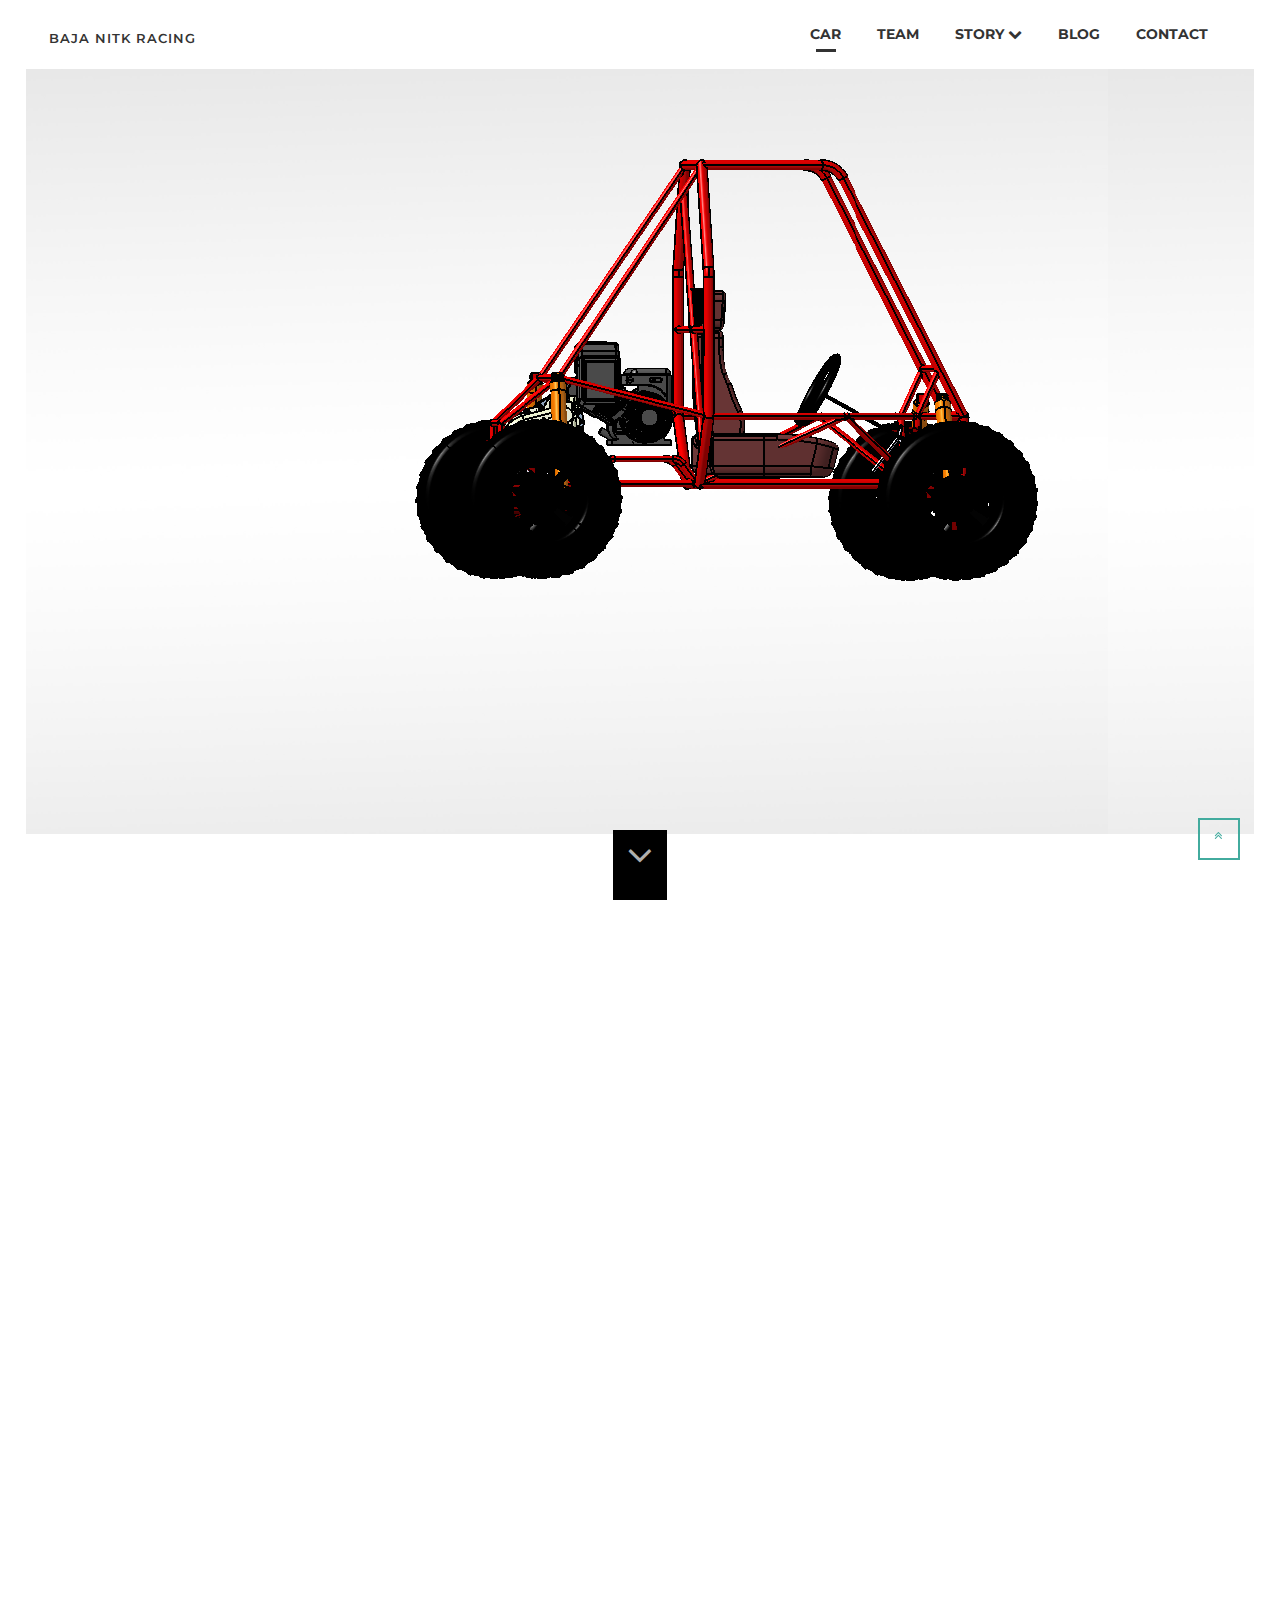
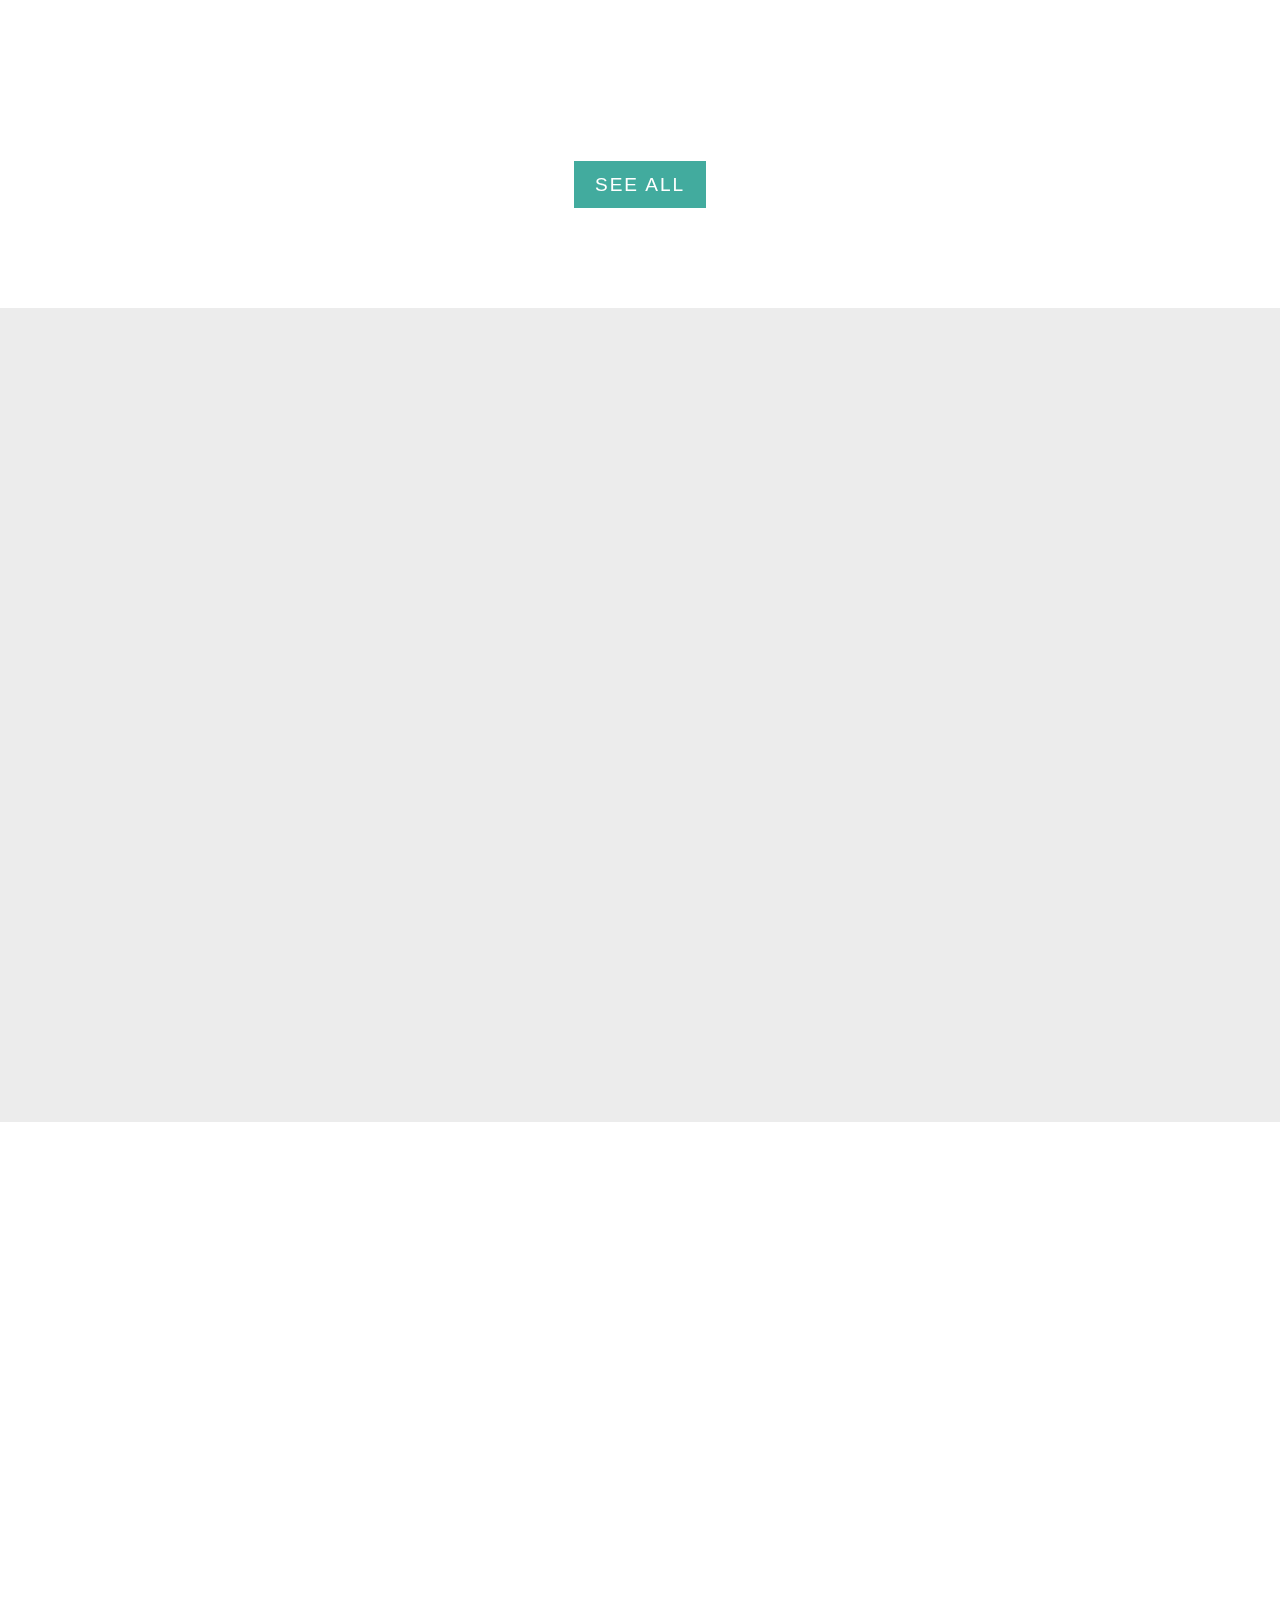
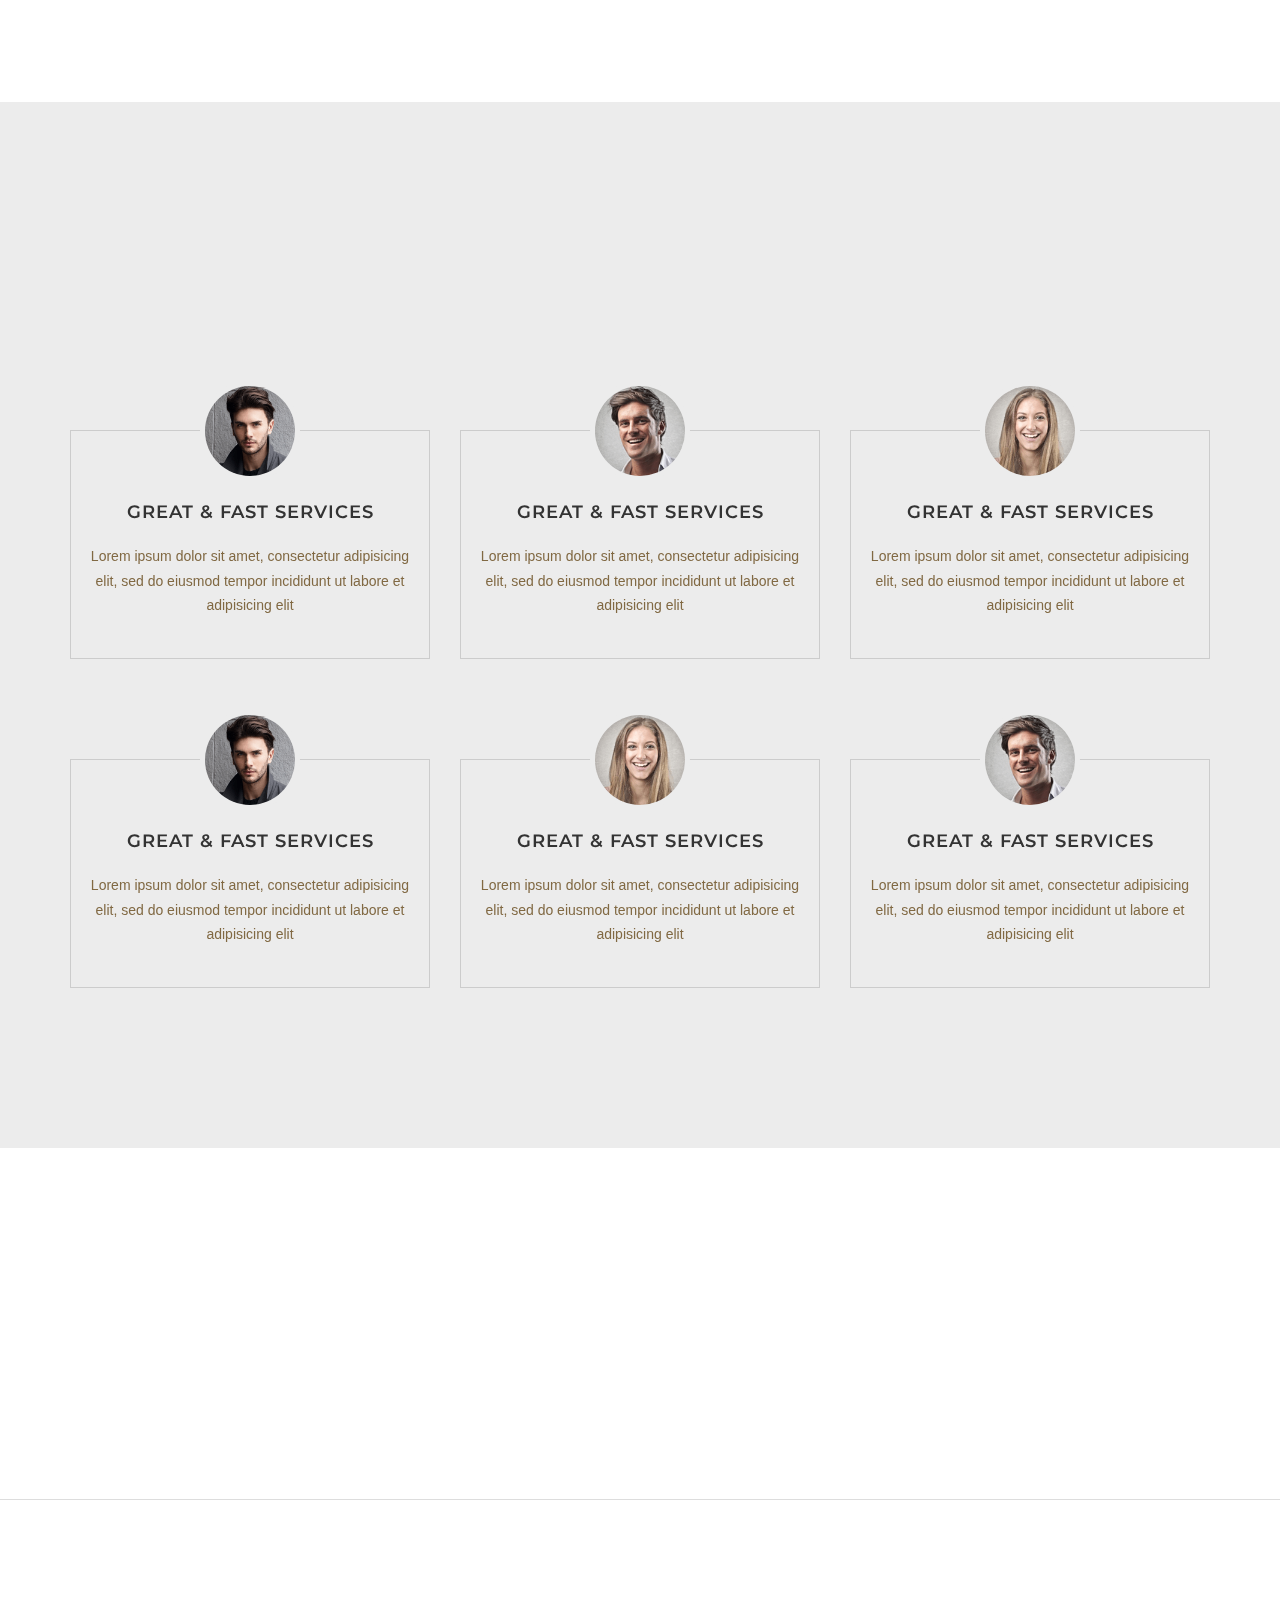
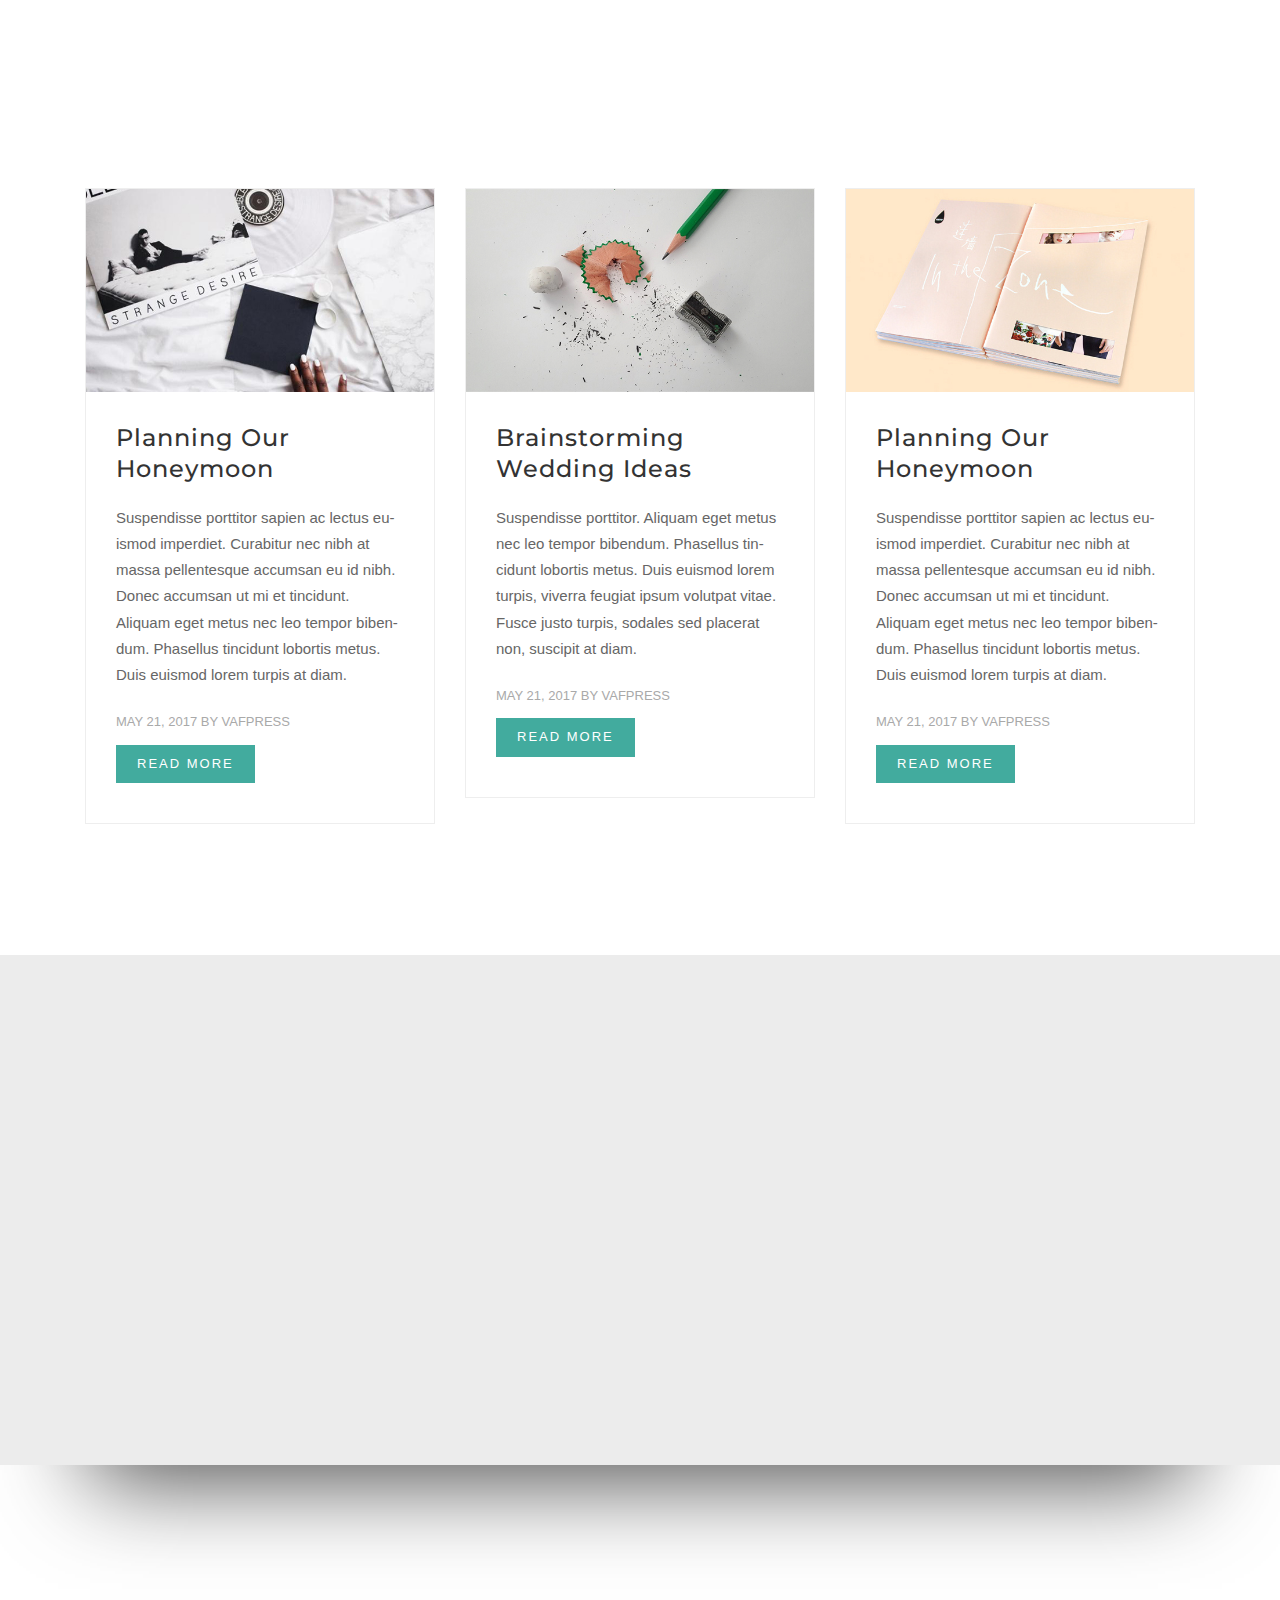
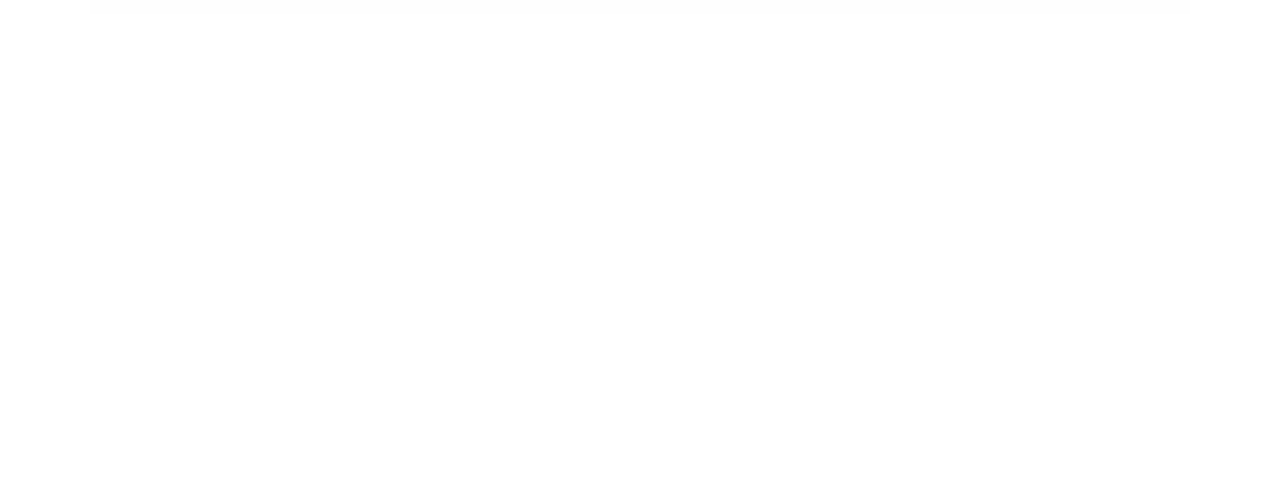
<file: zLoveDesign/index.html>
<!DOCTYPE html>
<html lang="en">
<head>
    <meta charset="utf-8" />
    <meta http-equiv="X-UA-Compatible" content="IE=edge" />
    <meta name="viewport" content="width=device-width, initial-scale=1" />
	
    <title>Baja NITK Racing</title>
	
    <!-- Bootstrap Core CSS -->
    <link href="css/bootstrap.min.css" rel="stylesheet" type="text/css">
	
	<!-- Custom CSS -->
	<link href="css/style.css" rel="stylesheet">
	
	<!-- Animate.css -->
	<link href="css/animate.css" rel="stylesheet" media="all" type="text/css">
	
	<!-- Custom Fonts -->
    <link href="font-awesome/css/font-awesome.min.css" rel="stylesheet" type="text/css">
	
	<!-- Owl Carousel Assets -->
    <link href="owl-carousel/owl.carousel.css" rel="stylesheet">
    <!-- <link href="owl-carousel/owl.theme.css" rel="stylesheet"> -->

	<!-- HTML5 Shim and Respond.js IE8 support of HTML5 elements and media queries -->
    <!-- WARNING: Respond.js doesn't work if you view the page via file:// -->
    <!--[if lt IE 9]>
        <script src="js/html5shiv.js"></script>
        <script src="js/respond.min.js"></script>
    <![endif]-->
</head>
<body id="page-top" class="index-page">
<div class="wrap-body">

	<!--////////////////////////////////////Header-->
	<header>
		<!---Main Header--->
		<div class="main-header">
		
			<!--Navigation-->
			<nav id="menu" class="navbar">
				<div class="container-fluid">
					<div class="navbar-header">
					  <button type="button" class="btn btn-navbar navbar-toggle" data-toggle="collapse" data-target=".navbar-ex1-collapse"><i class="fa fa-bars"></i></button>
						<a class="navbar-brand" href="#">
							<h2 style="font-size: 1vw">baja nitk racing</h2>
						</a>
					</div>
					<div class="collapse navbar-collapse navbar-ex1-collapse">
						<ul class="nav navbar-nav">
							<li class="active"><a href="index.html">Car</a></li>
							<li><a href="single.html">Team</a></li>
							<li class="dropdown"><a href="#" class="dropdown-toggle" data-toggle="dropdown">Story <i class="fa fa-chevron-down"></i></a>
								<div class="dropdown-menu" style="margin-left: -203.625px;">
									<div class="dropdown-inner">
										<ul class="list-unstyled">
											<li><a href="archive.html">Text 301</a></li>
										</ul>
										<ul class="list-unstyled">
											<li><a href="archive.html">Text 306</a></li>
											<li><a href="archive.html">Text 307</a></li>
											<li><a href="archive.html">Text 308</a></li>
											<li><a href="archive.html">Text 309</a></li>
											<li><a href="archive.html">Text 310</a></li>
										</ul>
										<ul class="list-unstyled">
											<li><a href="archive.html">Text 311</a></li>
											<li><a href="archive.html">Text 312</a></li>
											<li><a href="archive.html#">Text 313</a></li>
											<li><a href="archive.html#">Text 314</a></li>
											<li><a href="archive.html">Text 315</a></li>
										</ul>
									</div>
								</div>
							</li>
							<li><a href="archive.html">Blog</a></li>
							<li><a href="contact.html">Contact</a></li>
						</ul>
					</div>
				</div>
			</nav>
			<div style="margin: 0 2vw 0 2vw; width:auto; height: 85vh;  background-image: url('images/header.jpg');background-size: contain;">
				<div style="position:relative; z-index:2;margin: 0 auto;width: 10px; " id="myCar"></div>
			</div>
			
			<div id="scroll-page-content">
				<a href="#page-content" class="scroller">
					<div class="scroller-button">
						<i class="fa fa-angle-down"></i>
					</div>
				</a>
			</div>
		</div>
	</header>


	<!--////////////////////////////////////Container-->
	<section id="page-content" class="index-page">
	
		<!-- ////////////Content Box 01 -->
		<section class="box-content box-1">
			<div class="">
				<div class="heading wow fadeInUp" data-wow-delay=".1s" data-wow-duration="1s">
					<h2>Featured Works</h2>
					<hr class="line">
					<div class="intro">Our Collection Of Modern Photography. See also our portfolio on <a href="#">Behance</a></div>
				</div>
				<div class="content no-gutter wow fadeIn" data-wow-delay=".1s" data-wow-duration="1s">
					<div class="portfolio-box col-lg-3 col-md-4 col-xs-6">
						<div class="portfolio-box-inner">
							<img src="images/1.jpg" class="img-responsive" alt="">
							<div class="portfolio-box-caption">
								<div class="portfolio-box-description">
									<h3 class="product-name">Project Name</h3>
									<p class="product-category">Lorem ipsum dolor sit amet, consectetur adipiscing elit. Aliquam viverra convallis auctor. Sed accumsan libero quis mi commodo et suscipit enim lacinia. Morbi vulputate est sed faucibus elit.</p>
								</div>
							</div>
						</div>
					</div>
					<div class="portfolio-box col-lg-3 col-md-4 col-xs-6">
						<div class="portfolio-box-inner">
							<img src="images/2.jpg" class="img-responsive" alt="">
							<div class="portfolio-box-caption">
								<div class="portfolio-box-description">
									<h3 class="product-name">Project Name</h3>
									<p class="product-category">Lorem ipsum dolor sit amet, consectetur adipiscing elit. Aliquam viverra convallis auctor. Sed accumsan libero quis mi commodo et suscipit enim lacinia. Morbi vulputate est sed faucibus elit.</p>
								</div>
							</div>
						</div>
					</div>
					<div class="portfolio-box col-lg-3 col-md-4 col-xs-6">
						<div class="portfolio-box-inner">
							<img src="images/3.jpg" class="img-responsive" alt="">
							<div class="portfolio-box-caption">
								<div class="portfolio-box-description">
									<h3 class="product-name">Project Name</h3>
									<p class="product-category">Lorem ipsum dolor sit amet, consectetur adipiscing elit. Aliquam viverra convallis auctor. Sed accumsan libero quis mi commodo et suscipit enim lacinia. Morbi vulputate est sed faucibus elit.</p>
								</div>
							</div>
						</div>
					</div>
					<div class="portfolio-box col-lg-3 col-md-4 col-xs-6">
						<div class="portfolio-box-inner">
							<img src="images/4.jpg" class="img-responsive" alt="">
							<div class="portfolio-box-caption">
								<div class="portfolio-box-description">
									<h3 class="product-name">Project Name</h3>
									<p class="product-category">Lorem ipsum dolor sit amet, consectetur adipiscing elit. Aliquam viverra convallis auctor. Sed accumsan libero quis mi commodo et suscipit enim lacinia. Morbi vulputate est sed faucibus elit.</p>
								</div>
							</div>
						</div>
					</div>
					<div class="portfolio-box col-lg-3 col-md-4 col-xs-6">
						<div class="portfolio-box-inner">
							<img src="images/5.jpg" class="img-responsive" alt="">
							<div class="portfolio-box-caption">
								<div class="portfolio-box-description">
									<h3 class="product-name">Project Name</h3>
									<p class="product-category">Lorem ipsum dolor sit amet, consectetur adipiscing elit. Aliquam viverra convallis auctor. Sed accumsan libero quis mi commodo et suscipit enim lacinia. Morbi vulputate est sed faucibus elit.</p>
								</div>
							</div>
						</div>
					</div>
					<div class="portfolio-box col-lg-3 col-md-4 col-xs-6">
						<div class="portfolio-box-inner">
							<img src="images/6.jpg" class="img-responsive" alt="">
							<div class="portfolio-box-caption">
								<div class="portfolio-box-description">
									<h3 class="product-name">Project Name</h3>
									<p class="product-category">Lorem ipsum dolor sit amet, consectetur adipiscing elit. Aliquam viverra convallis auctor. Sed accumsan libero quis mi commodo et suscipit enim lacinia. Morbi vulputate est sed faucibus elit.</p>
								</div>
							</div>
						</div>
					</div>
					<div class="portfolio-box col-lg-3 col-md-4 col-xs-6">
						<div class="portfolio-box-inner">
							<img src="images/7.jpg" class="img-responsive" alt="">
							<div class="portfolio-box-caption">
								<div class="portfolio-box-description">
									<h3 class="product-name">Project Name</h3>
									<p class="product-category">Lorem ipsum dolor sit amet, consectetur adipiscing elit. Aliquam viverra convallis auctor. Sed accumsan libero quis mi commodo et suscipit enim lacinia. Morbi vulputate est sed faucibus elit.</p>
								</div>
							</div>
						</div>
					</div>
					<div class="portfolio-box col-lg-3 col-md-4 col-xs-6">
						<div class="portfolio-box-inner">
							<img src="images/8.jpg" class="img-responsive" alt="">
							<div class="portfolio-box-caption">
								<div class="portfolio-box-description">
									<h3 class="product-name">Project Name</h3>
									<p class="product-category">Lorem ipsum dolor sit amet, consectetur adipiscing elit. Aliquam viverra convallis auctor. Sed accumsan libero quis mi commodo et suscipit enim lacinia. Morbi vulputate est sed faucibus elit.</p>
								</div>
							</div>
						</div>
					</div>
				</div>
				<div class="text-center"><a href="archive.html" class="btn btn-skin">See All</a></div>
			</div>
		</section>
		
		<!-- ////////////Content Box 02 -->
		<section class="box-content box-2 box-style-2">
			<div class="container">
				<div class="row">
					<div class="col-md-8">
						<div class="ft-item wow fadeInLeft" data-wow-delay=".1s" data-wow-duration="1s">
							<div class="row">
								<div class="col-md-1">
									<div class="ft-icon">
										<i class="fa fa-angle-right"></i>
									</div>
								</div>
								<div class="col-md-9">
									<h5>Mobile First</h5>
									<p>Ut volutpat consectetur aliquam. Curabitur auctor in nis ulum ornare. Metus elit vehicula dui. Curabitur auctor in nis ulum ornare. Sed consequat, augue condimentum fermentum</p>
								</div>
							</div>
						</div>
						<div class="ft-item wow fadeInLeft" data-wow-delay=".1s" data-wow-duration="1s">
							<div class="row">
								<div class="col-md-1">
									<div class="ft-icon">
										<i class="fa fa-angle-right"></i>
									</div>
								</div>
								<div class="col-md-9">
									<h5>Clean & Creative</h5>
									<p>Ut volutpat consectetur aliquam. Curabitur auctor in nis ulum ornare. Metus elit vehicula dui. Curabitur auctor in nis ulum ornare. Sed consequat, augue condimentum fermentum</p>
								</div>
							</div>
						</div>
						<div class="ft-item wow fadeInLeft" data-wow-delay=".1s" data-wow-duration="1s">
							<div class="row">
								<div class="col-md-1">
									<div class="ft-icon">
										<i class="fa fa-angle-right"></i>
									</div>
								</div>
								<div class="col-md-9">
									<h5>User Friendly</h5>
									<p>Ut volutpat consectetur aliquam. Curabitur auctor in nis ulum ornare. Metus elit vehicula dui. Curabitur auctor in nis ulum ornare. Sed consequat, augue condimentum fermentum</p>
								</div>
							</div>
						</div>
					</div>
					<div class="col-md-4">
						<div class="ft-b-image wow fadeIn" data-wow-delay=".1s" data-wow-duration="1s">
							<img src="images/iphonex_mockup.png" class="img-responsive"/>
						</div>
					</div>
				</div>
			</div>
		</section>
		
		<!-- ////////////Content Box 03 -->
		<section class="box-content box-3">
			<div class="container">
				<div class="heading wow fadeInUp" data-wow-delay=".1s" data-wow-duration="1s">
					<h2>Our Services</h2>
					<hr class="line">
					<div class="intro">We Are Absolutely Passionate About Simple Yet Sophisticated User Experience That We, And Our Client, Are Very Prood Of</div>
				</div>
				<div class="content wow fadeIn" data-wow-delay=".1s" data-wow-duration="1s">
					<div class="row">
						<div class="col-lg-2 col-md-3 col-sm-6">
							<div class="box-item">
								<img src="images/photo-camera.png" class="img-responsive icon"/>
								<h3>Photography</h3>
							</div>
						</div>
						<div class="col-lg-2 col-md-3 col-sm-6">
							<div class="box-item">
								<img src="images/social.png" class="img-responsive icon"/>
								<h3>Social</h3>
							</div>
						</div>
						<div class="col-lg-2 col-md-3 col-sm-6">
							<div class="box-item">
								<img src="images/seo.png" class="img-responsive icon"/>
								<h3>SEO</h3>
							</div>
						</div>
						<div class="col-lg-2 col-md-3 col-sm-6">
							<div class="box-item">
								<img src="images/design.png" class="img-responsive icon"/>
								<h3>Design</h3>
							</div>
						</div>
						<div class="col-lg-2 col-md-3 col-sm-6">
							<div class="box-item">
								<img src="images/ux.png" class="img-responsive icon"/>
								<h3>UX</h3>
							</div>
						</div>
						<div class="col-lg-2 col-md-3 col-sm-6">
							<div class="box-item">
								<img src="images/credit-card.png" class="img-responsive icon"/>
								<h3>Ecommerce</h3>
							</div>
						</div>
					</div>
				</div>
			</div>
		</section>
		
		<!-- ////////////Content Box 04 -->
		<section class="box-content box-4 box-style-2">
			<div class="container">
				<div class="heading wow fadeInUp" data-wow-delay=".1s" data-wow-duration="1s">
					<h2>What Our Clients Say</h2>
					<hr class="line">
					<div class="intro">Lastest Project We Working On</div>
				</div>
				<div class="row">
					<div class="col-md-4">
						<div class="box-item">
							<img src="images/partner1.png" class="img-responsive icon"/>
							<h3>GREAT & FAST SERVICES</h3>
							<p>Lorem ipsum dolor sit amet, consectetur adipisicing elit, sed do eiusmod tempor incididunt ut labore et adipisicing elit</p>
						</div>
					</div>
					<div class="col-md-4">
						<div class="box-item">
							<img src="images/partner2.png" class="img-responsive icon"/>
							<h3>GREAT & FAST SERVICES</h3>
							<p>Lorem ipsum dolor sit amet, consectetur adipisicing elit, sed do eiusmod tempor incididunt ut labore et adipisicing elit</p>
						</div>
					</div>
					<div class="col-md-4">
						<div class="box-item">
							<img src="images/partner3.png" class="img-responsive icon"/>
							<h3>GREAT & FAST SERVICES</h3>
							<p>Lorem ipsum dolor sit amet, consectetur adipisicing elit, sed do eiusmod tempor incididunt ut labore et adipisicing elit</p>
						</div>
					</div>
				</div>
				<div class="row">
					<div class="col-md-4">
						<div class="box-item">
							<img src="images/partner1.png" class="img-responsive icon"/>
							<h3>GREAT & FAST SERVICES</h3>
							<p>Lorem ipsum dolor sit amet, consectetur adipisicing elit, sed do eiusmod tempor incididunt ut labore et adipisicing elit</p>
						</div>
					</div>
					<div class="col-md-4">
						<div class="box-item">
							<img src="images/partner3.png" class="img-responsive icon"/>
							<h3>GREAT & FAST SERVICES</h3>
							<p>Lorem ipsum dolor sit amet, consectetur adipisicing elit, sed do eiusmod tempor incididunt ut labore et adipisicing elit</p>
						</div>
					</div>
					<div class="col-md-4">
						<div class="box-item">
							<img src="images/partner2.png" class="img-responsive icon"/>
							<h3>GREAT & FAST SERVICES</h3>
							<p>Lorem ipsum dolor sit amet, consectetur adipisicing elit, sed do eiusmod tempor incididunt ut labore et adipisicing elit</p>
						</div>
					</div>
				</div>
			</div>
		</section>
		
		<!-- ////////////Content Box 05 -->
		<section class="box-content box-5 box-style-3">
			<div class="container">
				<div class="row">
					<div class="box-item wow fadeInDown" data-wow-delay=".1s" data-wow-duration="1s">
						<blockquote><p>Stet clita kasd gubergren, no sea takimata sanctus est Lorem ipsum dolor sit amet vultatup duista.</p></blockquote>
					</div>
				</div>
			</div>
		</section>
		
		<!-- ////////////Content Box 06 -->
		<section class="box-content box-6">
			<div class="container">
				<div class="heading wow fadeInUp" data-wow-delay=".1s" data-wow-duration="1s">
					<h2>Lastest From Blog</h2>
					<hr class="line">
					<div class="intro">Lastest Project We Working On</div>
				</div>
				<div class="content">
					<div id="owl-blog" class="owl-carousel">
						<div class="item">
							<div class="box-item">
								<img src="images/10.jpg" class="img-responsive"/>
								<div class="content">
									<h3><a href="single.html">Planning Our Honeymoon</a></h3>
									<p>Suspendisse porttitor sapien ac lectus euismod imperdiet. Curabitur nec nibh at massa pellentesque accumsan eu id nibh. Donec accumsan ut mi et tincidunt. Aliquam eget metus nec leo tempor bibendum. Phasellus tincidunt lobortis metus. Duis euismod lorem turpis at diam.</p>
									<span>MAY 21, 2017 BY VAFPRESS</span><br>
									<a class="btn btn-skin" href="single.html">Read More</a>
								</div>
							</div>
						</div>
						<div class="item">
							<div class="box-item">
								<img src="images/11.jpg" class="img-responsive"/>
								<div class="content">
									<h3><a href="single.html">Brainstorming Wedding Ideas</a></h3>
									<p>Suspendisse porttitor. Aliquam eget metus nec leo tempor bibendum. Phasellus tincidunt lobortis metus. Duis euismod lorem turpis, viverra feugiat ipsum volutpat vitae. Fusce justo turpis, sodales sed placerat non, suscipit at diam.</p>
									<span>MAY 21, 2017 BY VAFPRESS</span><br>
									<a class="btn btn-skin" href="single.html">Read More</a>
								</div>
							</div>
						</div>
						<div class="item">
							<div class="box-item">
								<img src="images/12.jpg" class="img-responsive"/>
								<div class="content">
									<h3><a href="single.html">Planning Our Honeymoon</a></h3>
									<p>Suspendisse porttitor sapien ac lectus euismod imperdiet. Curabitur nec nibh at massa pellentesque accumsan eu id nibh. Donec accumsan ut mi et tincidunt. Aliquam eget metus nec leo tempor bibendum. Phasellus tincidunt lobortis metus. Duis euismod lorem turpis at diam.</p>
									<span>MAY 21, 2017 BY VAFPRESS</span><br>
									<a class="btn btn-skin" href="single.html">Read More</a>
								</div>
							</div>
						</div>
						<div class="item">
							<div class="box-item">
								<img src="images/13.jpg" class="img-responsive"/>
								<div class="content">
									<h3><a href="single.html">Planning Our Honeymoon</a></h3>
									<p>Suspendisse porttitor sapien ac lectus euismod imperdiet. Curabitur nec nibh at massa pellentesque accumsan eu id nibh. Donec accumsan ut mi et tincidunt. Aliquam eget metus nec leo tempor bibendum. Phasellus tincidunt lobortis metus. Duis euismod lorem turpis at diam.</p>
									<span>MAY 21, 2017 BY VAFPRESS</span><br>
									<a class="btn btn-skin" href="single.html">Read More</a>
								</div>
							</div>
						</div>
					</div>
				</div>
			</div>
		</section>
		
		<!-- ////////////Content Box 07 -->
		<section class="box-content box-7 box-style-2">
			<div class="container">
				<div class="heading wow fadeInDown" data-wow-delay=".1s" data-wow-duration="1s">
					<h2>Our Branding</h2>
					<hr class="line">
					<div class="intro">Lastest Project We Working On</div>
				</div>
				<div class="content wow fadeInUp" data-wow-delay=".1s" data-wow-duration="1s">
					<div id="owl-branding" class="owl-carousel">
						<div class="item">
							<img src="images/partner-1.png" class="img-responsive"/>
						</div>
						<div class="item">
							<img src="images/partner-2.png" class="img-responsive"/>
						</div>
						<div class="item">
							<img src="images/partner-3.png" class="img-responsive"/>
						</div>
						<div class="item">
							<img src="images/partner-4.png" class="img-responsive"/>
						</div>
						<div class="item">
							<img src="images/partner-5.png" class="img-responsive"/>
						</div>
						<div class="item">
							<img src="images/partner-6.png" class="img-responsive"/>
						</div>
					</div>
				</div>
			</div>
		</section>
		
	</section>

	<!--////////////////////////////////////Footer-->
	<footer id="footer">
		<div class="container">
			<div class="wrap-footer">
				<div class="row">
					<div class="col-md-7">
						<div class="footer-contact-form">
							<h2 class="footer-title">Leave A Message</h2>
							<form name="" method="post" action="contact.php">
								<div class="row">
									<div class="col-md-6">
										<div class="form-group">
											<input type="text" class="form-control input-lg" name="name" id="name" placeholder="Enter name" required="required" />
										</div>
										<div class="form-group">
											<input type="email" class="form-control input-lg" name="email" id="email" placeholder="Enter email" required="required" />
										</div>
										<div class="form-group">
											<input type="text" class="form-control input-lg" name="subject" id="subject" placeholder="Subject" required="required" />
										</div>
									</div>
									<div class="col-md-6">
										<div class="form-group">
											<textarea name="message" id="message" class="form-control" rows="4" cols="25" required="required" placeholder="Message" style="height: 190px;"></textarea>
										</div>						
									</div>
								</div>
								<button type="submit" class="btn btn-skin" name="submitcontact" id="submitcontact">Submit</button>
							</form>
						</div>
					</div>
					<div class="col-md-5">
						<div class="footer-contact-info">
							<div class="contact-info-item">
								<div class="row">
									<div class="col-md-1">
										<div class="contact-info-icon">
											<i class="fa fa-map-marker"></i>
										</div>
									</div>
									<div class="col-md-10">
										<h3>Location</h3>
										<p>California, United States 3000009</p>
									</div>
								</div>
							</div>
							<div class="contact-info-item">
								<div class="row">
									<div class="col-md-1">
										<div class="contact-info-icon">
											<i class="fa fa-phone"></i>
										</div>
									</div>
									<div class="col-md-10">
										<h3>Toll Free call</h3>
										<p> +6221 888 888 90 , +6221 888 88891</p>
									</div>
								</div>
							</div>
							<div class="contact-info-item">
								<div class="row">
									<div class="col-md-1">
										<div class="contact-info-icon">
											<i class="fa fa-envelope"></i>
										</div>
									</div>
									<div class="col-md-10">
										<h3>Email</h3>
										<p> info@yourdomain.com</p>
									</div>
								</div>
							</div>
						</div>
					</div>
				</div>
			</div>
			<div class="bottom-footer">
				<ul class="list-inline footer-link link">
					<li><a href="#">Facebook</a></li>
					<li><a href="#">Instagram</a></li>
					<li><a href="#">Twitter</a></li>
					<li><a href="#">Google +</a></li>
					<li><a href="#">Pinterest</a></li>
				</ul>
				<div class="copyright">
					<span>Copyright © 20xx - Designed by <a href="https://www.Zerotheme.com" target="_blank">Zerotheme</a></span>
				</div>
			</div> 
		</div>
	</footer>
	<!-- Footer -->
	<div id="page-top"><a href="#page-top" class="btn btn-toTop"><i class="fa fa-angle-double-up"></i></a></div>
	
	<!-- ========== Scripts ========== -->
	<script src="js/jquery.min.js"></script>
	<script src="js/bootstrap.min.js"></script>
	<script src="js/jquery.localScroll.min.js"></script>
	<script src="js/jquery.scrollTo.min.js"></script>
	<script src="js/SmoothScroll.js"></script>
	<script src="js/wow.min.js"></script>
	
	<!-- Owl Carousel JS -->
	<script src="owl-carousel/owl.carousel.js"></script>
	
	<!-- Definity JS -->
	<script src="js/main.js"></script>

	<script src="js/3deye.min.js"></script>
			<script>
			$(document).ready(function(){
				$("#myCar").vc3dEye({
				imagePath:"images/Rotate/",
				totalImages:39,
				imageExtension:"png"
			});
			}
			)
			</script>
</div>
</body>
</html>
</file>
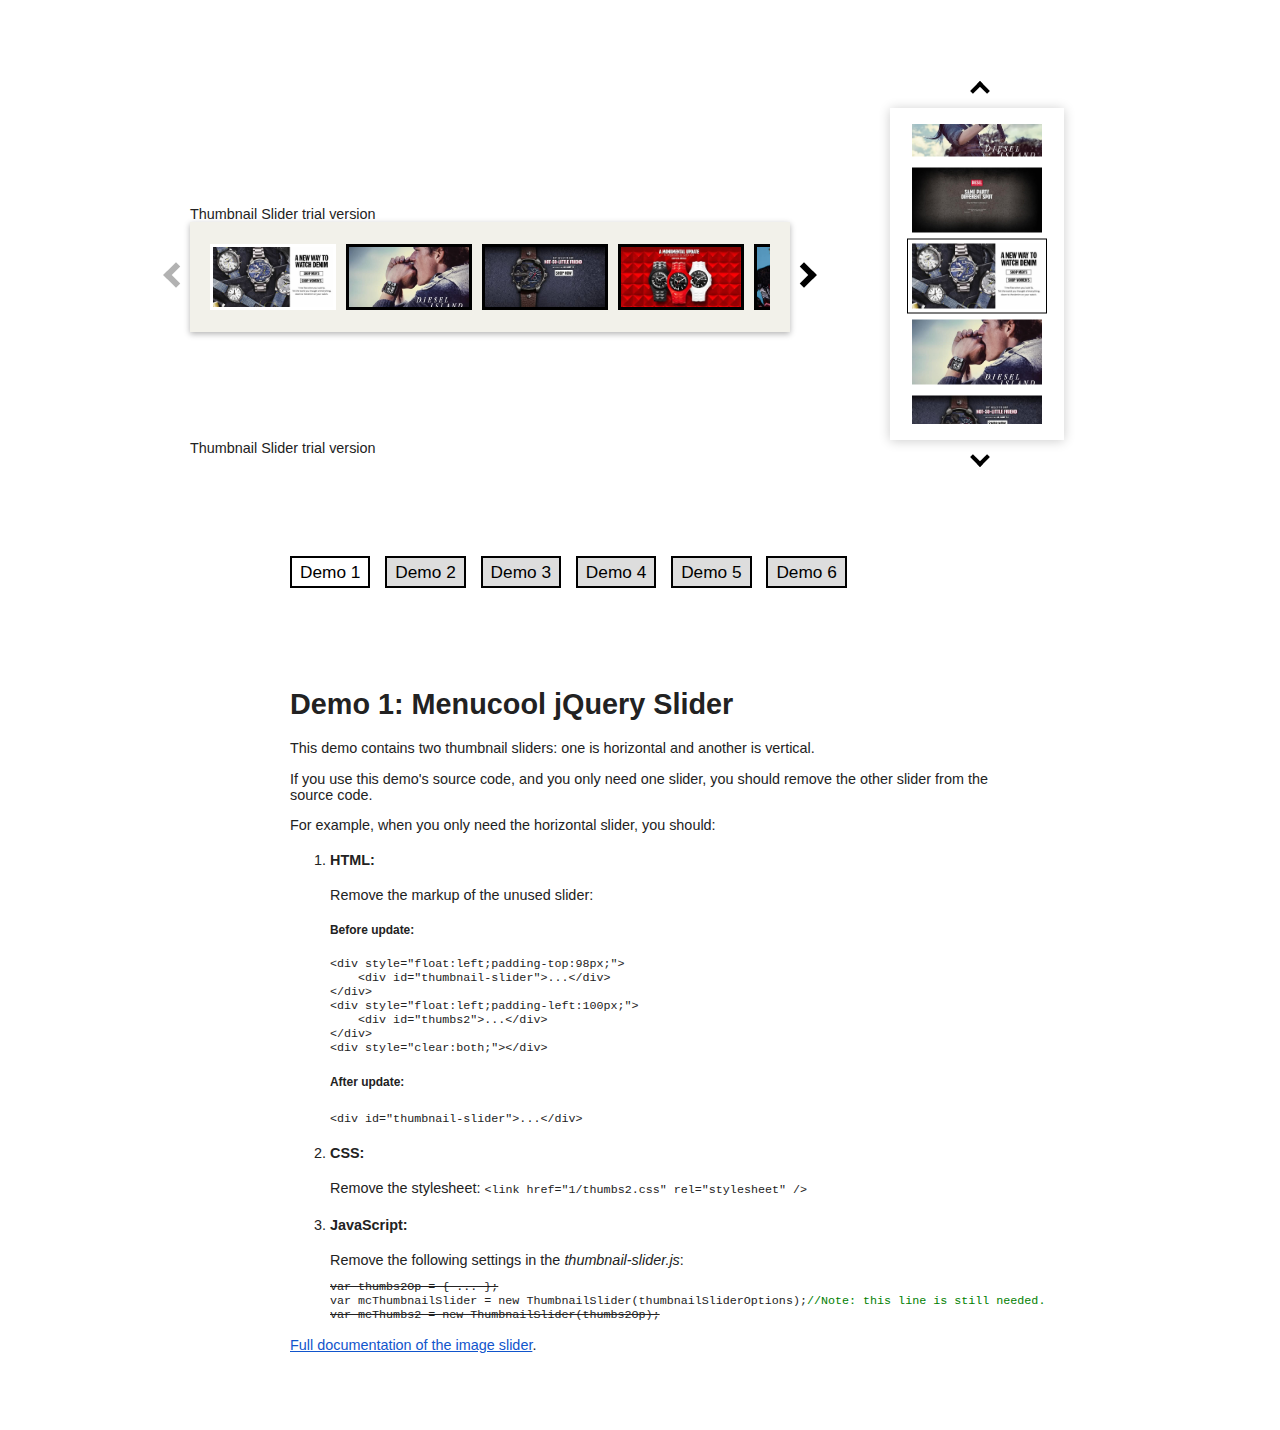
<file: thumbnailSlider/demo1.html>
﻿<!DOCTYPE html>
<html>
<head>
    <title>Demo 1: Menucool jQuery Slider</title>
    <meta name="viewport" content="width=device-width, initial-scale=1.0" />
    <link href="1/thumbs2.css" rel="stylesheet" />
    <link href="1/thumbnail-slider.css" rel="stylesheet" type="text/css" />
    <script src="1/thumbnail-slider.js" type="text/javascript"></script>
    <style>
        body {font: normal 0.9em Arial;color: #222;}
        header {display:block; font-size:1.2em; margin-bottom:100px;}
        header a, header span {
            display: inline-block;
            padding: 4px 8px;
            margin-right: 10px;
            border: 2px solid #000;
            background: #DDD;
            color: #000;
            text-decoration: none;
            text-align: center;
            height: 20px;
        }
        header span {background:white;}
        a {color: #1155CC;}
    </style>
</head>
<body>
    <!--start-->
    <div style="max-width:900px;margin:0 auto;padding:100px 0;">

        <div style="float:left;padding-top:98px;">
            <div id="thumbnail-slider">
                <div class="inner">
                    <ul>
                        <li>
                            <a href="/">
                                <span class="thumb" style="background-image:url(img/1.jpg)">
                                    This slide demonstrates how to link the thumbnail image to another web page.
                                </span>
                            </a>
                        </li>
                        <li>
                            <a class="thumb" href="img/2.jpg"></a>
                        </li>
                        <li>
                            <a class="thumb" href="img/3.jpg"></a>
                        </li>
                        <li>
                            <a class="thumb" href="img/4.jpg"></a>
                        </li>
                        <li>
                            <a class="thumb" href="img/5.jpg"></a>
                        </li>
                        <li>
                            <a class="thumb" href="img/6.jpg"></a>
                        </li>
                        <li>
                            <a class="thumb" href="img/7.jpg"></a>
                        </li>
                        <li>
                            <a class="thumb" href="img/8.jpg"></a>
                        </li>
                        <li>
                            <a class="thumb" href="img/9.jpg"></a>
                        </li>
                        <li>
                            <a class="thumb" href="img/10.jpg"></a>
                        </li>
                        <li>
                            <a class="thumb" href="img/11.jpg"></a>
                        </li>
                        <li>
                            <a class="thumb" href="img/12.jpg"></a>
                        </li>
                    </ul>
                </div>
            </div>
        </div>

        <div style="float:left;padding-left:100px;">
            <div id="thumbs2">
                <div class="inner">
                    <ul>
                        <li>
                            <a href="/">
                                <span class="thumb" style="background-image:url(img/1.jpg)">
                                    This slide demonstrates how to link the thumbnail image to another web page.
                                </span>
                            </a>
                        </li>
                        <li>
                            <a class="thumb" href="img/2.jpg"></a>
                        </li>
                        <li>
                            <a class="thumb" href="img/3.jpg"></a>
                        </li>
                        <li>
                            <a class="thumb" href="img/4.jpg"></a>
                        </li>
                        <li>
                            <a class="thumb" href="img/5.jpg"></a>
                        </li>
                        <li>
                            <a class="thumb" href="img/6.jpg"></a>
                        </li>
                        <li>
                            <a class="thumb" href="img/7.jpg"></a>
                        </li>
                        <li>
                            <a class="thumb" href="img/8.jpg"></a>
                        </li>
                        <li>
                            <a class="thumb" href="img/9.jpg"></a>
                        </li>
                        <li>
                            <a class="thumb" href="img/10.jpg"></a>
                        </li>
                        <li>
                            <a class="thumb" href="img/11.jpg"></a>
                        </li>
                        <li>
                            <a class="thumb" href="img/12.jpg"></a>
                        </li>
                    </ul>
                </div>
            </div>
        </div>

        <div style="clear:both;"></div>

    </div>
    <!--end-->
    <div style="max-width:700px;margin:0 auto 80px;">
        <header><span>Demo 1</span> <a href="demo2.html">Demo 2</a> <a href="demo3.html">Demo 3</a> <a href="demo4.html">Demo 4</a> <a href="demo5.html">Demo 5</a> <a href="demo6.html">Demo 6</a></header>
        <h1>Demo 1: Menucool jQuery Slider</h1>
        <p>This demo contains two thumbnail sliders: one is horizontal and another is vertical.</p>
        <p>If you use this demo's source code, and you only need one slider, you should remove the other slider from the source code.</p>
        <p>For example, when you only need the horizontal slider, you should:</p>
        <ol>
            <li><h4>HTML:</h4>
            Remove the markup of the unused slider:
            <h5>Before update:</h5>
            <code><pre>&lt;div style="float:left;padding-top:98px;"&gt;
    &lt;div id="thumbnail-slider"&gt;...&lt;/div&gt;
&lt;/div&gt;
&lt;div style="float:left;padding-left:100px;"&gt;
    &lt;div id="thumbs2"&gt;...&lt;/div&gt;
&lt;/div&gt;
&lt;div style="clear:both;"&gt;&lt;/div&gt;</pre></code>
                <h5>After update:</h5>
                <code>&lt;div id="thumbnail-slider"&gt;...&lt;/div&gt;</code>
            </li>
            <li><h4>CSS:</h4>
            Remove the stylesheet:
            <code>&lt;link href="1/thumbs2.css" rel="stylesheet" /&gt;</code>
            </li>
            <li><h4>JavaScript:</h4>
            Remove the following settings in the <em>thumbnail-slider.js</em>:
            <code><pre><strike>var thumbs2Op = { ... };</strike>
var mcThumbnailSlider = new ThumbnailSlider(thumbnailSliderOptions);<span style="color:green;">//Note: this line is still needed.</span>
<strike>var mcThumbs2 = new ThumbnailSlider(thumbs2Op);</strike></pre></code>
            </li>
        </ol>
        <p><a href="http://www.menucool.com/jquery-slider">Full documentation of the image slider</a>.</p>
    </div>
</body>
</html>
</file>
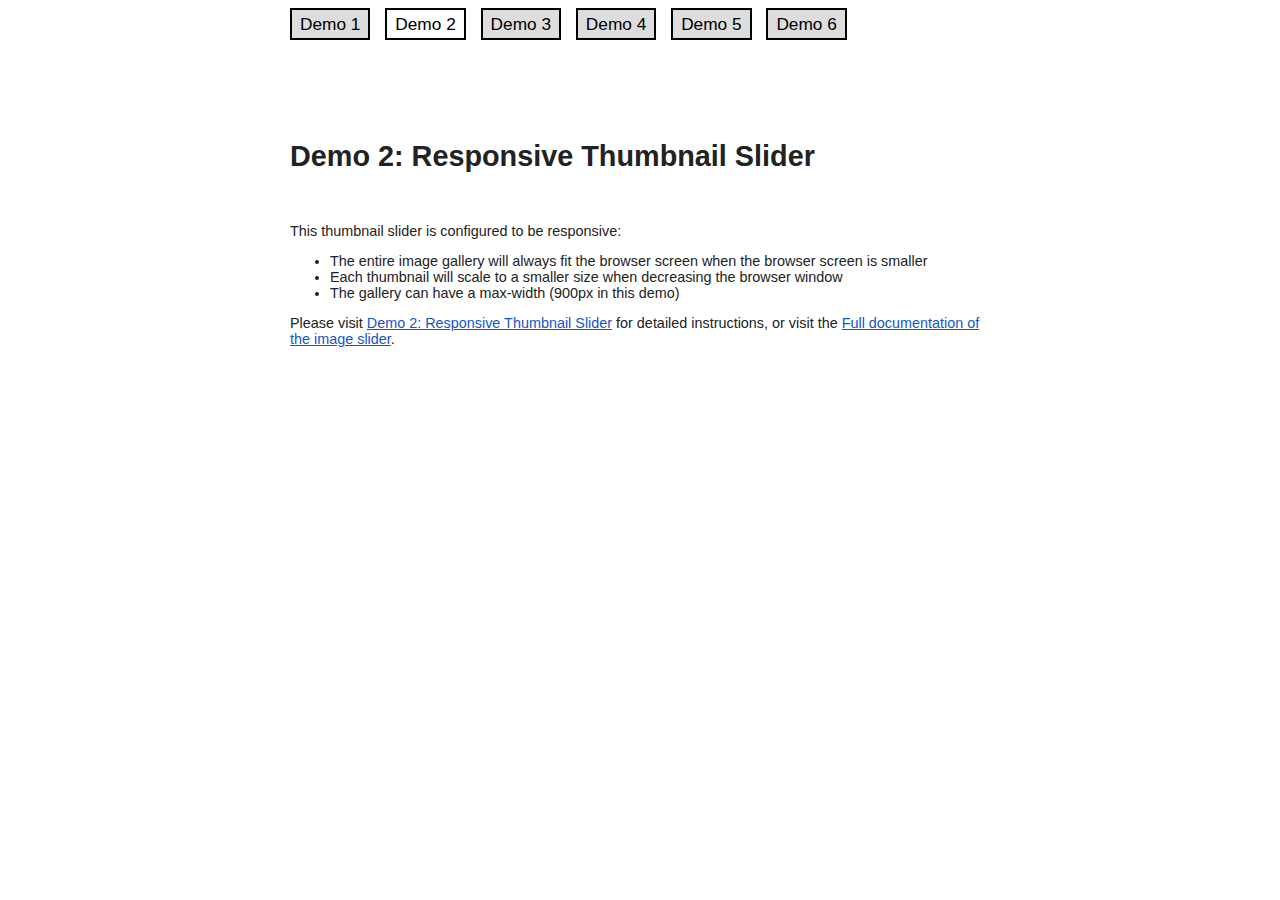
<file: thumbnailSlider/demo2.html>
﻿<!DOCTYPE html>
<html>
<head>
    <title>Demo 2: Responsive Thumbnail Slider</title>
    <meta name="viewport" content="width=device-width, initial-scale=1.0" />
    <link href="2/thumbnail-slider.css" rel="stylesheet" type="text/css" />
    <script src="2/thumbnail-slider.js" type="text/javascript"></script>
    <style>
        body {font: normal 0.9em Arial;color:#222;}
        header {display:block; font-size:1.2em;margin-bottom:100px;}
        header a, header span {
            display: inline-block;
            padding: 4px 8px;
            margin-right: 10px;
            border: 2px solid #000;
            background: #DDD;
            color: #000;
            text-decoration: none;
            text-align: center;
            height: 20px;
        }
        header span {background:white;}
        a {color: #1155CC;}
    </style>
</head>
<body>
   
    <div style="width:700px;margin:0px auto 80px;">
        <header><a href="demo1.html">Demo 1</a> <span>Demo 2</span> <a href="demo3.html">Demo 3</a> <a href="demo4.html">Demo 4</a> <a href="demo5.html">Demo 5</a> <a href="demo6.html">Demo 6</a></header>
        <h1>Demo 2: Responsive Thumbnail Slider</h1>
        <p>&nbsp;</p>
        <p>This thumbnail slider is configured to be responsive:</p>
        <ul>
            <li>The entire image gallery will always fit the browser screen when the browser screen is smaller</li>
            <li>Each thumbnail will scale to a smaller size when decreasing the browser window</li>
            <li>The gallery can have a max-width (900px in this demo)</li>
        </ul>
        <p>Please visit <a href="http://www.menucool.com/slider/thumbnail-slider-demo-2">Demo 2: Responsive Thumbnail Slider</a> for detailed instructions, or visit
        the <a href="http://www.menucool.com/jquery-slider">Full documentation of the image slider</a>.</p>
    </div>
</body>
</html>
</file>
<file: big-picture/assets/css/noscript.css>
/*
	Big Picture by HTML5 UP
	html5up.net | @ajlkn
	Free for personal and commercial use under the CCA 3.0 license (html5up.net/license)
*/

/* Loader */

	body:before, body:after {
		display: none;
	}
</file>
<file: css/style.css>
/*
Free Bootstrap Templates Designed by Zerotheme
Website : https://www.Zerotheme.com
*/

/* ==== Google font ==== */
@import url('https://fonts.googleapis.com/css?family=Cabin:400,500,600,700|Montserrat:300,400,500,600,700,800,900|Open+Sans:300,400,600,700,800');
/* ---------------------------------------------------------------------------- */
/* ------------------------------------Html-Body------------------------------- */
/* ---------------------------------------------------------------------------- */
body {font-family: 'Roboto', sans-serif;font-weight: 300;color: #666;background-color: #fff;font-size: 15px;line-height: 1.75;hyphens: auto;overflow-wrap: break-word;}
html, body {width:100%; padding:0; margin:0;}

/* ---------------------------------------------------------------------------- */
/* ---------------------------------------------------------------------------- */
/* ---------------------------------------------------------------------------- */
html { -webkit-text-size-adjust: none;}
.video embed,.video object,.video iframe { width: 100%;  height: auto;}
img{max-width:100%;	height: auto;width: auto\9; /* ie8 */}

h1 {font-size: 38px;}
h2 {font-size: 36px;}
h3 {font-size: 32px;}
h4 {font-size: 28px;}
h5 {font-size: 24px;}
h6 {font-size: 20px;}

h1,h2,h3,h4,h5,h6 {font-weight: 600;color: #333;font-family: 'Montserrat',sans-serif;letter-spacing: 1px;line-height: 1.3;}

p {margin: 0 0 20px;}

a {color: #42AB9E;-webkit-transition: all .2s ease-in-out;-moz-transition: all .2s ease-in-out;transition: all .2s ease-in-out;}
a:hover,
a:focus {text-decoration: underline;color: #42AB9E;}

button {border: none;outline: 0;}
ul li{list-style: none;}
input:not([type]), input[type="color"], input[type="email"], input[type="number"], input[type="password"], input[type="tel"], input[type="url"], input[type="text"], input[type="search"], textarea, .form-control, select {
    border-radius: 0 0 0 0;
    box-shadow: none;
    color: #999999;
    display: block;
    font-size: 14px;
    font-weight: normal;
    height: 47px;
    line-height: 1.2;
    margin: 15px 0;
    outline: medium none;
    padding: 5px 10px;
    transition: border-color 0.2s ease-in-out 0s, color 0.2s ease-in-out 0s;
    width: 100%;
	background-color: #fff;
    border: 1px solid #777;
}

.center{text-align: center; margin: 0 auto;}
.f-right{float: right;}
.f-left{float: left;}
.t-right{text-align: right;}
.t-left{text-align: left;}

.no-gutter > [class*=col-] {
    padding-right: 0;
    padding-left: 0;
}

.portfolio-box-inner img {
height:30vh;
}

.post{}
.post:after, .post:before, article:after, article:before, section:after, section:before{clear: both; content: '\0020'; display: block; visibility: hidden; width: 0; height: 0;}

.clear{content: "\0020"; display: block; height: 0; clear: both; visibility: hidden; }
.clearfix:after, .clearfix:before{clear: both; content: '\0020'; display: block; visibility: hidden; width: 0; height: 0;}

/* --Line-- */
hr.line { margin: 15px auto; padding: 0; max-width: 70px;border: 0; border-top: solid 3px #2b2d3f;text-align: center;}

/* --Page-- */
body.index-page {}
body.sub-page{}
 body.sub-page header .main-header{height: 30vh;background: url(../images/car/bg1.jpg) center center;} 

body .wrap-body{position: relative;}
body .wrap-body #page-top{position: fixed;right: 40px;bottom: 40px;z-index: 999;}
/* ---------------------------------------------------------------------------- */
/* -------------------------------Header-Styles-------------------------------- */
/* ---------------------------------------------------------------------------- */

header .main-header{position: relative;height: 100vh;width: 100%;background: white center center;background-size: cover;z-index: 2;}
body.index-page header{height:100vh;}
header.sub-header{background:#1D2027;min-height: 120px;}

/* Header Styles */
.header-text {margin-top: 7vh;transition: opacity 1s ease 0s, transform 1s ease 0s;z-index: 1;opacity: 1;}
body.index-page .header-text{text-align: center;margin: 35vh auto 0;}
body.index-page .header-text .header-text-inner{border: 4px solid #000;display: inline-block;padding: 20px 40px;}
body.sub-page .header-text{padding-left: 10%;margin-top: 12vh;}
.header-text.remove {-moz-transform: translateY(3rem);-webkit-transform: translateY(3rem);-ms-transform: translateY(3rem);transform: translateY(3rem);-moz-transition: all 0.5s ease-in-out;-webkit-transition: all 0.5s ease-in-out;-ms-transition: all 0.5s ease-in-out;transition: all 0.5s ease-in-out;opacity: 0;visibility: hidden;}

.header-text h1{margin: 0 auto;text-transform: uppercase;color: #000;font-size: 49px;letter-spacing: 13px;font-family: 'Roboto', sans-serif;}
.header-text p{ margin: 10px;margin-bottom: 0;font-size: 18px;color: #000;letter-spacing: 6.5px;}

@media(max-width:978px) {
    body.index-page .header-text h1{font-size: 39px;letter-spacing: 10px;}
	body.index-page .header-text p{font-size: 16px;letter-spacing: 5px;margin-top: 0}
}
@media(max-width:767px) {
    body.index-page .header-text{width: 85vw;margin: 25vh auto 0;}
}

.main-header .scroller {position: absolute;bottom: 0;left: 0;right: 0;display: inline-block;font-size: 40px;margin: 0 auto;text-align: center;width: 80px;}
.main-header .scroller:focus {color: inherit;text-decoration: none;}
.main-header .scroller:hover {color: #ebebeb;}
.main-header .scroller:hover .scroller-button {padding: 12px 14px 5px;background: rgba(66, 171, 158, 1);color: rgba(255, 255, 255, 1);}
.main-header .scroller .scroller-button{-webkit-transition: all .2s ease-in-out;-moz-transition: all .2s ease-in-out;transition: all .2s ease-in-out;background: black;display: inline-block;padding: 5px 14px;line-height: 40px;color: rgba(255, 255, 255, 0.7);height: 70px;}
/* ---------------------------------------------------------------------------- */
/* ------------------------------------Menu------------------------------------ */
/* ---------------------------------------------------------------------------- */
#menu {border-radius: 0;padding: 10px 15px;text-transform: uppercase;font-family: Montserrat,sans-serif;background: #fff;}
#menu #heading {float: left;padding-left: 15px;font-size: 20px;font-weight: 700;line-height: 40px;color: #fff;margin-top: 10px;text-transform: uppercase;}
#menu a.navbar-brand:hover{color: #fff;}
#menu .navbar-brand{margin: 0;height: auto;text-transform: uppercase;padding: 0px 18px;}
#menu .logo {}
#menu .dropdown-menu {background-color: #2B2D3F;border:none;border-radius: 0;}

#menu ul.nav .dropdown-menu li a{color: #fff;}
#menu ul.nav .dropdown-menu li a:hover{color: #42AB9E;}
#menu .dropdown-inner {display: table;}
#menu .dropdown-inner ul {display: table-cell;}
#menu .dropdown-inner a {min-width: 160px;display: block;padding: 3px 20px;clear: both;line-height: 20px;color: #000;margin: 0 5px;}
#menu li.dropdown:hover>a, #menu li.dropdown:focus>a, #menu li.dropdown:active>a{color: #42AB9E;background: none;}
.navbar{margin: 0;position:fixed; overflow: hidden; width:100%; z-index: 999; top:0}
#menu ul.nav li{padding-right: 16px;}
#menu ul.nav li a{padding: 8px 10px;color: #333;font-size: 14px;font-weight: bold;position:relative;}
#menu ul.nav li.active a:after{position: absolute;content: "";background: #333;bottom: 0;left: 50%;height: 3px; width: 20px;transform: translateX(-50%);}
#menu ul.nav li.dropdown a{}
#menu .nav > li > a:hover, #menu .nav > li > a:focus{color:#42AB9E;background: none;}

#menu .btn-navbar {font-size: 20px;color: #FFF;padding: 5px 15px;float: right;border: 3px solid #fff;}


@media  (min-width: 768px) {
    #menu ul.nav {float:right; margin-top: 5px;}
	#menu .dropdown:hover .dropdown-menu {display: block;}
}
@media(max-width:767px) {
	
	#menu{background: #1D2027;padding: 10px 0; color: white;}
	#menu .navbar-brand {display: block;color: #fff;margin-top: 10px;}
	#menu .navbar-brand h2{color: #fff;font-size: 2.5vh}
    
    #menu div.dropdown-inner > ul.list-unstyled {display: block;}
	#menu .dropdown-inner a {width: 100%;color: #fff;}
	#menu div.dropdown-menu {margin-left: 0 !important;	padding-bottom: 10px;background-color: rgba(0, 0, 0, 0.1);}
	#menu ul.nav li a{color: #fff;}
}


/* ---------------------------------------------------------------------------- */
/* -------------------------------------Content-------------------------------- */
/* ---------------------------------------------------------------------------- */
#page-content {position: relative;overflow: visible;z-index: 2;background: #ffffff;box-shadow: rgba(0,0,0,0.7) 0 105px 90px -90px;}

/* ---HomePage--- */
.box-content {padding: 100px 0;}
.box-content .heading{margin-bottom: 70px; text-align: center;}
.box-content .heading h2{color: #2b2d3f;font-size: 30px;text-transform: uppercase;font-weight: 800;letter-spacing: 8px}
.box-content .heading .intro{max-width: 300px;margin: auto}

.box-content.box-style-2{background: #ECECEC;}
.box-content.box-style-3{background: url(../images/beach.png) fixed; background-size: cover}
.box-content.box-style-10{background: url(../images/tech.jpg) fixed; background-size: cover}
.box-content.box-style-11{background: url(../images/inci.jpg) fixed; background-size: cover}
.box-content.box-style-12{background: url(../images/sticker.jpg) fixed; background-size: cover}



.box-content.box-style-4{background: url(../images/car/1.jpg) center center;}
/* ---------------------------------------------------------------------------- */
/* -------------------------------------Box 1---------------------------------- */
/* ---------------------------------------------------------------------------- */
.box-content.box-1 {}
.box-content.box-1 .heading .intro a{font-weight: bold;}
.box-content.box-1 .btn-skin{font-size: 19px; margin: 40px auto 0;}

/* ---------------------------------------------------------------------------- */
/* -------------------------------------Box 2---------------------------------- */
/* ---------------------------------------------------------------------------- */
.box-content.box-2 {}
.box-content.box-2 .ft-item{padding: 0 20px 40px;}
.box-content.box-2 .ft-item h5{font-size: 19px;text-transform: uppercase;letter-spacing: 4px;}
.box-content.box-2 .ft-item p{}
.box-content.box-2 .ft-icon{display:inline-block;margin: 10px 0;width: 40px;height: 40px;text-align: center;box-shadow: 0px 1px 1px rgba(0, 0, 0, 0.5);border: 1px solid #f8f8f8;border-radius: 50%;background: #fff;padding-top: 5px;}
.box-content.box-2 .ft-icon i.fa{font-size: 28px;}

.box-content.box-2 .ft-item h5,
.box-content.box-2 .ft-item p,
.box-content.box-2 .ft-item .ft-icon i.fa{color: #888;-webkit-transition: all .2s ease-in-out;-moz-transition: all .2s ease-in-out;transition: all .2s ease-in-out;}
.box-content.box-2 .ft-item:hover h5,
.box-content.box-2 .ft-item:hover p,
.box-content.box-2 .ft-item:hover .ft-icon i.fa{color: #212121;}

@media(max-width:767px) {
    .box-content.box-2 .ft-b-image{text-align: center;}
	.box-content.box-2 .ft-b-image img{margin: auto;}
}

/* ---------------------------------------------------------------------------- */
/* -------------------------------------Box 3---------------------------------- */
/* ---------------------------------------------------------------------------- */
.box-content.box-3 {text-align: center}
.box-content.box-3 .box-item{margin-bottom: 30px;}
.box-content.box-3 .box-item h3{font-size: 19px;}
.box-content.box-3 .box-item img.icon{margin:auto}

/* ---------------------------------------------------------------------------- */
/* -------------------------------------Box 10---------------------------------- */
/* ---------------------------------------------------------------------------- */
.box-content.box-10 {text-align: center}
.box-content.box-10 .box-item{margin-bottom: 30px;}
.box-content.box-10 .box-item h3{font-size: 19px;}
.box-content.box-10 .box-item img.icon{margin:auto}


/* ---------------------------------------------------------------------------- */
/* -------------------------------------Box 4---------------------------------- */
/* ---------------------------------------------------------------------------- */
.box-content.box-4 {}
.box-content.box-4 .box-item{margin: 40px auto 60px;float: left;text-align: center;border: 1px solid #ccc;padding: 0 15px 20px;}
.box-content.box-4 .box-item h3{font-size:18px;text-transform:uppercase;margin-bottom: 20px;}
.box-content.box-4 .box-item p{font-size: 14px;color:#816943;}
.box-content.box-4 .box-item .icon{height: 100px; width: 100px;margin: -50px auto 0;border: 5px solid #ECECEC;display: block;border-radius: 50%;}
.box-content.box-4 .box-item .icon img{border-radius: 50%;}

/* ---------------------------------------------------------------------------- */
/* -------------------------------------Box 5---------------------------------- */
/* ---------------------------------------------------------------------------- */
.box-content.box-5 {}
.box-content.box-5 .box-item{text-align: center;color: #fff;}
.box-content.box-5 blockquote {position: relative;padding: 40px 120px 0;text-align: center;font-size: 38px; border:none;line-height: 1.2;}
.box-content.box-5 blockquote:before, .box-content.box-5 blockquote:after {position: absolute;width: 60px;height: 60px;font-size: 130px;line-height: 1; }
.box-content.box-5 blockquote:before {top: 0;left: 0;content: "\201C"; }
.box-content.box-5 blockquote:after {top: 0;right: 0;content: "\201D"; }
@media only screen and (max-width: 1100px) {
 .box-content.box-5 blockquote {font-size: 30px; } 
 }
@media only screen and (max-width: 960px) {
 .box-content.box-5 blockquote {padding: 30px 60px;font-size: 22px; }
 .box-content.box-5 blockquote:before, .box-content.box-5 blockquote:after {width: 30px;height: 30px;font-size: 70px; } 
 }
@media only screen and (max-width: 690px) {
 .box-content.box-5 blockquote {padding: 10px 30px;font-size: 20px; }
 .box-content.box-5  blockquote:before, .box-content.box-5 blockquote:after {font-size: 35px; } 
 }

/* ---------------------------------------------------------------------------- */
/* -------------------------------------Box 6---------------------------------- */
/* ---------------------------------------------------------------------------- */
.box-content.box-6 {border-bottom: 1px solid transparent;border-top: 1px solid #DDD;}
.box-content.box-6 .box-item{background-color: #fff;margin: 0 15px 30px;border: 1px solid #eee;max-width: 500px;}
.box-content.box-6 .box-item .content{padding: 10px 30px 30px;} 
.box-content.box-6 .box-item img {width: 100%;}
.box-content.box-6 .box-item .content h3{font-weight: 500;font-size: 24px;margin-bottom: 20px;} 
.box-content.box-6 .box-item .content h3 a{color: #333;}
.box-content.box-6 .box-item .content h3 a:hover{color: #42AB9E;text-decoration: none;}
.box-content.box-6 .box-item .content span{color: #a9a9a9;font-size: 13px;}
 
.content-box.box-6 .owl-carousel .item{} 
 
/* ---------------------------------------------------------------------------- */
/* -------------------------------------Box 7---------------------------------- */
/* ---------------------------------------------------------------------------- */
.box-content.box-7 {}


/* ---Article--- */
article.single-post{padding-bottom: 0;}
article.single-post .wrap-post, .comments-are {padding:30px 20px; position: relative;}
article{background: #ffffff; color: #3F3F3F; margin: 50px 0;border-bottom: 1px solid #e1e1e1;padding-bottom: 50px;}
article:last-child{border-bottom: none;}
article:after, article:before{clear: both; content: '\0020'; display: block; visibility: hidden; width: 0; height: 0;}
article .post-thumbnail-wrap {text-align: center;width: 100%;margin-bottom: 10px;}
article .post-thumbnail-wrap img {}
article h2.entry-title{font-size: 35px;margin: 20px 0 10px;font-weight: 300;}
article h2.entry-title a{color: #131313;}
article h2.entry-title a:hover{color: #42AB9E;text-decoration: none;}
article .l-tags{text-align: center; font-size: 11px;}

article .entry-header{margin-bottom: 30px;}
article.single-post .entry-header{margin-bottom: 60px;}
article.single-post .entry-header h1.entry-title{font-size: 43px;line-height: 30px;letter-spacing: 2px;font-weight: 300;margin: 0;text-transform: uppercase;margin-bottom: 40px;line-height: 1.1}
article.single-post .entry-header h1.entry-title a {color: #575756;margin: 0;}
article .entry-title-blog a:hover {color: #628d7c;}

article .entry-header .entry-meta{color: #777;font-size: 13px;}
article .entry-header .entry-meta a {color: #777;}
article .entry-header .entry-meta a:hover {color: #42AB9E;}


article .entry-content{text-align: left;margin-top: 30px;}
article.single-post .entry-content{ padding: 40px 120px;}
@media(max-width:767px){
	article.single-post .entry-content{ padding: 30px;}
}

article .entry-content p{color: #686868;}
article .entry-content blockquote {border-left: 3px solid #1c7791;margin: 0 50px;font-style: italic;color: #666;padding-left: 20px;}
article .entry-content ol {float: left;text-align: justify;margin: 10px 50px;list-style-type: circle;}

.comments-are{border-top: 1px solid #e1e1e1;margin: 50px 0 ;}
.comments-are textarea {height:170px;}

/* ---------------------------------------------------------------------------- */
/* ------------------------------------Footer---------------------------------- */
/* ---------------------------------------------------------------------------- */
footer{color: #bbb;background-color:#212121;position: fixed;top: auto;bottom: 0;left: 0;width: 100%;display:block;}
footer a{color: #bbb;font-weight: bold;text-decoration: underline}
footer a:hover {color: #e9e9e9;}

footer .wrap-footer {padding: 60px 0;}

footer .footer-title {margin-bottom: 20px;position: relative;text-transform: uppercase;font-size: 16px;color: #fff;}

footer .link a {color: #bbb;font-weight: bold;text-transform: uppercase;font-size: 12px;letter-spacing: 2px;display:inline-block;letter-spacing:3px;text-decoration: none;}
footer .link a:hover{color: #e9e9e9}
footer .link li:after{content: "-";padding: 0 10px;}
footer .link li:last-child:after{content:'';padding:0px;display:none}
footer ul.link li{padding: 0;margin: 0;}

footer .footer-contact-form{}
footer .footer-contact-form .form-control{margin-bottom: 25px;}
footer .footer-contact-form input.form-control,
footer .footer-contact-form textarea{background: transparent;border: 1px solid #666;}
footer .footer-contact-form input.form-control:focus,
footer .footer-contact-form textarea:focus{box-shadow: none;border: 1px solid #e9e9e9;}
footer .footer-contact-form .btn-skin{}

footer .footer-contact-info{padding: 30px 0 0 10px;}
footer .contact-info-item{margin-top: 15px}
footer .contact-info-item h3{font-size: 16px;text-transform: uppercase;color: #e9e9e9;margin: 3px 0 12px;}
footer .contact-info-item p{}
footer .contact-info-icon i.fa{font-size: 23px;color: #e9e9e9;}


footer .bottom-footer{padding: 40px 0 10px;text-align:center;border-top: 1px solid rgba(255, 255, 255, .2);}
footer .copyright{padding: 15px 0;font-size: 16px;}
@media(max-width:767px) {
    footer{position: relative;}
}

/* ---------------------------------------------------------------------------- */
/* -----------------------------Portfolio Box---------------------------------- */
/* ---------------------------------------------------------------------------- */
.portfolio-box-inner {display: block;position: relative;margin: auto;overflow: hidden;height: 100%; width: 100%;}
.portfolio-box{}

.portfolio-box .portfolio-box-caption {display: block;position: absolute;bottom: 0;width: 100%;height: 100%;color: #fff;-webkit-transition: all .35s;-moz-transition: all .35s;transition: all .35s;}

.portfolio-box .portfolio-box-caption .portfolio-box-description {position: absolute;top: 50%;left: 40px;max-width: 80%;transform: translateY(-50%);}
.portfolio-box .portfolio-box-caption .portfolio-box-description .product-category,
.portfolio-box .portfolio-box-caption .portfolio-box-description .product-name {-webkit-transition: all .35s;-moz-transition: all .35s;transition: all .35s;opacity:0}
.portfolio-box .portfolio-box-caption .portfolio-box-description .product-category {font-size: 13px;margin-left: 25px;}
.portfolio-box .portfolio-box-caption .portfolio-box-description .product-name {font-size: 17px;margin: 0 0 10px -100px;color: #F3E43C;}

.portfolio-box:hover .portfolio-box-caption {background: rgba(66, 171, 158,.9);}


.portfolio-box:hover .portfolio-box-caption .portfolio-box-description .product-category,
.portfolio-box:hover .portfolio-box-caption .portfolio-box-description .product-name{margin-left: 0;opacity: 1}

@media(min-width:768px) {
    .portfolio-box .portfolio-box-caption .portfolio-box-description .product-category {font-size: 15px;}
    .portfolio-box .portfolio-box-caption .portfolio-box-description .product-name {font-size: 19px;}
}

/* ---------------------------------------------------------------------------- */
/* ------------------------------------Button---------------------------------- */
/* ---------------------------------------------------------------------------- */
.btn {
	border-radius: 0;
	outline: none;
	color: #785843;
	font-family: 'Oswald', sans-serif;
	text-decoration: none;
	text-transform: uppercase;
	letter-spacing: 2px;
	font-weight: bold;	
	font-size: 13px;
}
a.btn:focus{outline: 0;}

.btn-skin {padding: 9px 20px;color: #fff;background-color: #42AB9E;margin: 10px 0;font-weight: 400;}
.btn-skin i.fa{padding-left: 5px;}
.btn-skin:hover, .btn-skin:focus {color: #fff;background-color: #173E43;}
.btn-toTop{height: 42px;width: 42px;padding: 7px 0 0;border: 2px solid #42AB9E;margin: 0;color: #42AB9E;}
.btn-toTop:hover{background: #42AB9E;color: #fff;}
</file>
<file: big-picture/assets/css/main.css>
@import url("https://fonts.googleapis.com/css?family=Source+Sans+Pro:300,900");
@import url("font-awesome.min.css");

/*
	Big Picture by HTML5 UP
	html5up.net | @ajlkn
	Free for personal and commercial use under the CCA 3.0 license (html5up.net/license)
*/

html, body, div, span, applet, object,
iframe, h1, h2, h3, h4, h5, h6, p, blockquote,
pre, a, abbr, acronym, address, big, cite,
code, del, dfn, em, img, ins, kbd, q, s, samp,
small, strike, strong, sub, sup, tt, var, b,
u, i, center, dl, dt, dd, ol, ul, li, fieldset,
form, label, legend, table, caption, tbody,
tfoot, thead, tr, th, td, article, aside,
canvas, details, embed, figure, figcaption,
footer, header, hgroup, menu, nav, output, ruby,
section, summary, time, mark, audio, video {
	margin: 0;
	padding: 0;
	border: 0;
	font-size: 100%;
	font: inherit;
	vertical-align: baseline;}

article, aside, details, figcaption, figure,
footer, header, hgroup, menu, nav, section {
	display: block;}

body {
	line-height: 1;
}

ol, ul {
	list-style: none;
}

blockquote, q {
	quotes: none;
}

	blockquote:before, blockquote:after, q:before, q:after {
		content: '';
		content: none;
	}

table {
	border-collapse: collapse;
	border-spacing: 0;
}

body {
	-webkit-text-size-adjust: none;
}

mark {
	background-color: transparent;
	color: inherit;
}

input::-moz-focus-inner {
	border: 0;
	padding: 0;
}

input, select, textarea {
	-moz-appearance: none;
	-webkit-appearance: none;
	-ms-appearance: none;
	appearance: none;
}

/* Basic */

	@-ms-viewport {
		width: device-width;
	}

	html {
		height: 100%;
	}

	html {
		box-sizing: border-box;
	}

	*, *:before, *:after {
		box-sizing: inherit;
	}

	body {
		background: #ffffff;
		height: 100%;
		min-width: 320px;
	}

		body.is-preload *, body.is-preload *:before, body.is-preload *:after {
			-moz-animation: none !important;
			-webkit-animation: none !important;
			-ms-animation: none !important;
			animation: none !important;
			-moz-transition: none !important;
			-webkit-transition: none !important;
			-ms-transition: none !important;
			transition: none !important;
		}

/* Spinner */

	@-moz-keyframes spinner-rotate {
		0% {
			-moz-transform: scale(1) rotate(0deg);
			-webkit-transform: scale(1) rotate(0deg);
			-ms-transform: scale(1) rotate(0deg);
			transform: scale(1) rotate(0deg);
		}

		100% {
			-moz-transform: scale(1) rotate(360deg);
			-webkit-transform: scale(1) rotate(360deg);
			-ms-transform: scale(1) rotate(360deg);
			transform: scale(1) rotate(360deg);
		}
	}

	@-webkit-keyframes spinner-rotate {
		0% {
			-moz-transform: scale(1) rotate(0deg);
			-webkit-transform: scale(1) rotate(0deg);
			-ms-transform: scale(1) rotate(0deg);
			transform: scale(1) rotate(0deg);
		}

		100% {
			-moz-transform: scale(1) rotate(360deg);
			-webkit-transform: scale(1) rotate(360deg);
			-ms-transform: scale(1) rotate(360deg);
			transform: scale(1) rotate(360deg);
		}
	}

	@-ms-keyframes spinner-rotate {
		0% {
			-moz-transform: scale(1) rotate(0deg);
			-webkit-transform: scale(1) rotate(0deg);
			-ms-transform: scale(1) rotate(0deg);
			transform: scale(1) rotate(0deg);
		}

		100% {
			-moz-transform: scale(1) rotate(360deg);
			-webkit-transform: scale(1) rotate(360deg);
			-ms-transform: scale(1) rotate(360deg);
			transform: scale(1) rotate(360deg);
		}
	}

	@keyframes spinner-rotate {
		0% {
			-moz-transform: scale(1) rotate(0deg);
			-webkit-transform: scale(1) rotate(0deg);
			-ms-transform: scale(1) rotate(0deg);
			transform: scale(1) rotate(0deg);
		}

		100% {
			-moz-transform: scale(1) rotate(360deg);
			-webkit-transform: scale(1) rotate(360deg);
			-ms-transform: scale(1) rotate(360deg);
			transform: scale(1) rotate(360deg);
		}
	}

/* Loader */

	@-moz-keyframes spinner-show {
		0% {
			opacity: 0;
		}

		100% {
			opacity: 1;
		}
	}

	@-webkit-keyframes spinner-show {
		0% {
			opacity: 0;
		}

		100% {
			opacity: 1;
		}
	}

	@-ms-keyframes spinner-show {
		0% {
			opacity: 0;
		}

		100% {
			opacity: 1;
		}
	}

	@keyframes spinner-show {
		0% {
			opacity: 0;
		}

		100% {
			opacity: 1;
		}
	}

	@-moz-keyframes spinner-hide {
		0% {
			-moz-transform: scale(1) rotate(0deg);
			-webkit-transform: scale(1) rotate(0deg);
			-ms-transform: scale(1) rotate(0deg);
			transform: scale(1) rotate(0deg);
			color: #e5e6e7;
			z-index: 100001;
		}

		99% {
			-moz-transform: scale(0.5) rotate(360deg);
			-webkit-transform: scale(0.5) rotate(360deg);
			-ms-transform: scale(0.5) rotate(360deg);
			transform: scale(0.5) rotate(360deg);
			color: #e5e6e7;
			z-index: 100001;
		}

		100% {
			-moz-transform: scale(0.5) rotate(360deg);
			-webkit-transform: scale(0.5) rotate(360deg);
			-ms-transform: scale(0.5) rotate(360deg);
			transform: scale(0.5) rotate(360deg);
			color: #e5e6e7;
			z-index: -1;
		}
	}

	@-webkit-keyframes spinner-hide {
		0% {
			-moz-transform: scale(1) rotate(0deg);
			-webkit-transform: scale(1) rotate(0deg);
			-ms-transform: scale(1) rotate(0deg);
			transform: scale(1) rotate(0deg);
			color: #e5e6e7;
			z-index: 100001;
		}

		99% {
			-moz-transform: scale(0.5) rotate(360deg);
			-webkit-transform: scale(0.5) rotate(360deg);
			-ms-transform: scale(0.5) rotate(360deg);
			transform: scale(0.5) rotate(360deg);
			color: #e5e6e7;
			z-index: 100001;
		}

		100% {
			-moz-transform: scale(0.5) rotate(360deg);
			-webkit-transform: scale(0.5) rotate(360deg);
			-ms-transform: scale(0.5) rotate(360deg);
			transform: scale(0.5) rotate(360deg);
			color: #e5e6e7;
			z-index: -1;
		}
	}

	@-ms-keyframes spinner-hide {
		0% {
			-moz-transform: scale(1) rotate(0deg);
			-webkit-transform: scale(1) rotate(0deg);
			-ms-transform: scale(1) rotate(0deg);
			transform: scale(1) rotate(0deg);
			color: #e5e6e7;
			z-index: 100001;
		}

		99% {
			-moz-transform: scale(0.5) rotate(360deg);
			-webkit-transform: scale(0.5) rotate(360deg);
			-ms-transform: scale(0.5) rotate(360deg);
			transform: scale(0.5) rotate(360deg);
			color: #e5e6e7;
			z-index: 100001;
		}

		100% {
			-moz-transform: scale(0.5) rotate(360deg);
			-webkit-transform: scale(0.5) rotate(360deg);
			-ms-transform: scale(0.5) rotate(360deg);
			transform: scale(0.5) rotate(360deg);
			color: #e5e6e7;
			z-index: -1;
		}
	}

	@keyframes spinner-hide {
		0% {
			-moz-transform: scale(1) rotate(0deg);
			-webkit-transform: scale(1) rotate(0deg);
			-ms-transform: scale(1) rotate(0deg);
			transform: scale(1) rotate(0deg);
			color: #e5e6e7;
			z-index: 100001;
		}

		99% {
			-moz-transform: scale(0.5) rotate(360deg);
			-webkit-transform: scale(0.5) rotate(360deg);
			-ms-transform: scale(0.5) rotate(360deg);
			transform: scale(0.5) rotate(360deg);
			color: #e5e6e7;
			z-index: 100001;
		}

		100% {
			-moz-transform: scale(0.5) rotate(360deg);
			-webkit-transform: scale(0.5) rotate(360deg);
			-ms-transform: scale(0.5) rotate(360deg);
			transform: scale(0.5) rotate(360deg);
			color: #e5e6e7;
			z-index: -1;
		}
	}

	@-moz-keyframes overlay-hide {
		0% {
			opacity: 1;
			z-index: 100000;
		}

		15% {
			opacity: 1;
			z-index: 100000;
		}

		99% {
			opacity: 0;
			z-index: 100000;
		}

		100% {
			opacity: 0;
			z-index: -1;
		}
	}

	@-webkit-keyframes overlay-hide {
		0% {
			opacity: 1;
			z-index: 100000;
		}

		15% {
			opacity: 1;
			z-index: 100000;
		}

		99% {
			opacity: 0;
			z-index: 100000;
		}

		100% {
			opacity: 0;
			z-index: -1;
		}
	}

	@-ms-keyframes overlay-hide {
		0% {
			opacity: 1;
			z-index: 100000;
		}

		15% {
			opacity: 1;
			z-index: 100000;
		}

		99% {
			opacity: 0;
			z-index: 100000;
		}

		100% {
			opacity: 0;
			z-index: -1;
		}
	}

	@keyframes overlay-hide {
		0% {
			opacity: 1;
			z-index: 100000;
		}

		15% {
			opacity: 1;
			z-index: 100000;
		}

		99% {
			opacity: 0;
			z-index: 100000;
		}

		100% {
			opacity: 0;
			z-index: -1;
		}
	}

	body {
		text-decoration: none;
	}

		body:before {
			-moz-animation: spinner-show 1.5s 1 0.25s ease forwards, spinner-hide 0.25s ease-in-out forwards !important;
			-webkit-animation: spinner-show 1.5s 1 0.25s ease forwards, spinner-hide 0.25s ease-in-out forwards !important;
			-ms-animation: spinner-show 1.5s 1 0.25s ease forwards, spinner-hide 0.25s ease-in-out forwards !important;
			animation: spinner-show 1.5s 1 0.25s ease forwards, spinner-hide 0.25s ease-in-out forwards !important;
			-moz-transform-origin: 50% 50%;
			-webkit-transform-origin: 50% 50%;
			-ms-transform-origin: 50% 50%;
			transform-origin: 50% 50%;
			-moz-osx-font-smoothing: grayscale;
			-webkit-font-smoothing: antialiased;
			font-family: FontAwesome;
			font-style: normal;
			font-weight: normal;
			text-transform: none !important;
			color: #e5e6e7;
			content: '\f1ce';
			cursor: default;
			display: block;
			font-size: 2em;
			height: 2em;
			left: 50%;
			line-height: 2em;
			margin: -1em 0 0 -1em;
			opacity: 0;
			position: fixed;
			text-align: center;
			top: 50%;
			width: 2em;
			z-index: -1;
		}

		body:after {
			-moz-animation: overlay-hide 1.5s ease-in forwards !important;
			-webkit-animation: overlay-hide 1.5s ease-in forwards !important;
			-ms-animation: overlay-hide 1.5s ease-in forwards !important;
			animation: overlay-hide 1.5s ease-in forwards !important;
			background: #ffffff;
			content: '';
			display: block;
			height: 100%;
			left: 0;
			opacity: 0;
			position: fixed;
			top: 0;
			width: 100%;
			z-index: -1;
		}

		body.is-preload:before {
			-moz-animation: spinner-show 1.5s 1 0.25s ease forwards, spinner-rotate 0.75s infinite linear !important;
			-webkit-animation: spinner-show 1.5s 1 0.25s ease forwards, spinner-rotate 0.75s infinite linear !important;
			-ms-animation: spinner-show 1.5s 1 0.25s ease forwards, spinner-rotate 0.75s infinite linear !important;
			animation: spinner-show 1.5s 1 0.25s ease forwards, spinner-rotate 0.75s infinite linear !important;
			z-index: 100001;
		}

		body.is-preload:after {
			-moz-animation: none !important;
			-webkit-animation: none !important;
			-ms-animation: none !important;
			animation: none !important;
			opacity: 1;
			z-index: 100000;
		}

	@media (-webkit-min-device-pixel-ratio: 2) {

		body:before {
			line-height: 2.025em;
		}

	}

/* Type */

	body, input, textarea, select {
		font-family: "Source Sans Pro", "sans-serif";
		font-weight: 300;
		font-size: 18pt;
		line-height: 1.75em;
		color: #39454b;
		letter-spacing: 0.025em;
	}

		@media screen and (max-width: 1920px) {

			body, input, textarea, select {
				font-size: 17pt;
			}

		}

		@media screen and (max-width: 1680px) {

			body, input, textarea, select {
				font-size: 15pt;
			}

		}

		@media screen and (max-width: 1280px) {

			body, input, textarea, select {
				font-size: 13pt;
			}

		}

		@media screen and (max-width: 1000px) {

			body, input, textarea, select {
				font-size: 13pt;
			}

		}

		@media screen and (max-width: 736px) {

			body, input, textarea, select {
				font-size: 12pt;
				line-height: 1.5em;
			}

		}

	h1, h2, h3, h4, h5, h6 {
		font-weight: 900;
		color: inherit;
		letter-spacing: -0.0325em;
	}

		h1 a, h2 a, h3 a, h4 a, h5 a, h6 a {
			color: inherit;
			text-decoration: none;
		}

	h2 {
		font-size: 2.25em;
		line-height: 1.25em;
		letter-spacing: -0.05em;
	}

	@media screen and (max-width: 736px) {

		h2 {
			font-size: 1.5em;
		}

	}

	strong, b {
		font-weight: 900;
		color: inherit;
	}

	em, i {
		font-style: italic;
	}

	a {
		-moz-transition: color 0.2s ease-in-out;
		-webkit-transition: color 0.2s ease-in-out;
		-ms-transition: color 0.2s ease-in-out;
		transition: color 0.2s ease-in-out;
		color: #98c593;
	}

	sub {
		position: relative;
		top: 0.5em;
		font-size: 0.8em;
	}

	sup {
		position: relative;
		top: -0.5em;
		font-size: 0.8em;
	}

	hr {
		border: 0;
		border-top: solid 1px #e5e6e7;
	}

	blockquote {
		border-left: solid 0.5em #e5e6e7;
		padding: 1em 0 1em 2em;
		font-style: italic;
	}

	p, ul, ol, dl, table {
		margin-bottom: 1em;
	}

/* Box */

	.box {
		background: #ffffff;
		color: #39454b;
		padding: 2em;
	}

		.box > :last-child {
			margin-bottom: 0;
		}

		.box.style2 {
			padding: 3.5em 2.5em 3.5em 2.5em;
		}

		@media screen and (max-width: 736px) {

			.box {
				padding: 1em;
			}

				.box.style2 {
					padding: 1.5em 1.25em 1.5em 1.25em;
					background-color: rgba(255, 255, 255, 0.9);
				}

		}

/* Button */

	input[type="button"],
	input[type="submit"],
	input[type="reset"],
	.button,
	button {
		-moz-appearance: none;
		-webkit-appearance: none;
		-ms-appearance: none;
		appearance: none;
		-moz-transition: background-color 0.2s ease-in-out;
		-webkit-transition: background-color 0.2s ease-in-out;
		-ms-transition: background-color 0.2s ease-in-out;
		transition: background-color 0.2s ease-in-out;
		background-color: #98c593;
		border: 0;
		border-radius: 3.5em;
		color: #ffffff;
		cursor: pointer;
		display: inline-block;
		height: 3.5em;
		line-height: 3.5em;
		outline: 0;
		padding: 0 2em 0 2em;
		position: relative;
		text-align: center;
		text-decoration: none;
	}

		input[type="button"].down,
		input[type="submit"].down,
		input[type="reset"].down,
		.button.down,
		button.down {
			width: 5em;
			height: 5em;
			line-height: 4.5em;
			padding: 0;
			background-image: url("images/dark-arrow.svg");
			background-position: center center;
			background-repeat: no-repeat;
			text-indent: -10em;
			overflow: hidden;
		}

			input[type="button"].down.anchored,
			input[type="submit"].down.anchored,
			input[type="reset"].down.anchored,
			.button.down.anchored,
			button.down.anchored {
				bottom: 0;
				border-bottom: 0;
				border-radius: 3em 3em 0 0;
				height: 4.5em;
				margin-left: -2.5em;
			}

		input[type="button"].anchored,
		input[type="submit"].anchored,
		input[type="reset"].anchored,
		.button.anchored,
		button.anchored {
			position: absolute;
			left: 50%;
		}

		input[type="button"]:hover,
		input[type="submit"]:hover,
		input[type="reset"]:hover,
		.button:hover,
		button:hover {
			background-color: #a8cea4;
		}

		input[type="button"]:active,
		input[type="submit"]:active,
		input[type="reset"]:active,
		.button:active,
		button:active {
			background-color: #88bc82;
		}

		input[type="button"].style2,
		input[type="submit"].style2,
		input[type="reset"].style2,
		.button.style2,
		button.style2 {
			background-color: transparent;
			border: solid 2px #e5e6e7;
			color: inherit;
		}

			input[type="button"].style2:hover,
			input[type="submit"].style2:hover,
			input[type="reset"].style2:hover,
			.button.style2:hover,
			button.style2:hover {
				background-color: rgba(229, 230, 231, 0.25);
			}

			input[type="button"].style2:active,
			input[type="submit"].style2:active,
			input[type="reset"].style2:active,
			.button.style2:active,
			button.style2:active {
				background-color: rgba(229, 230, 231, 0.375);
			}

			input[type="button"].style2.down,
			input[type="submit"].style2.down,
			input[type="reset"].style2.down,
			.button.style2.down,
			button.style2.down {
				background-image: url("images/arrow.svg");
			}

/* Form */

	form {
		margin: 0 0 2em 0;
	}

		form > :last-child {
			margin-bottom: 0;
		}

		form > .fields {
			display: -moz-flex;
			display: -webkit-flex;
			display: -ms-flex;
			display: flex;
			-moz-flex-wrap: wrap;
			-webkit-flex-wrap: wrap;
			-ms-flex-wrap: wrap;
			flex-wrap: wrap;
			width: calc(100% + 3em);
			margin: -1.5em 0 2em -1.5em;
		}

			form > .fields > .field {
				-moz-flex-grow: 0;
				-webkit-flex-grow: 0;
				-ms-flex-grow: 0;
				flex-grow: 0;
				-moz-flex-shrink: 0;
				-webkit-flex-shrink: 0;
				-ms-flex-shrink: 0;
				flex-shrink: 0;
				padding: 1.5em 0 0 1.5em;
				width: calc(100% - 1.5em);
			}

				form > .fields > .field.half {
					width: calc(50% - 0.75em);
				}

				form > .fields > .field.third {
					width: calc(100%/3 - 0.5em);
				}

				form > .fields > .field.quarter {
					width: calc(25% - 0.375em);
				}

		@media screen and (max-width: 480px) {

			form > .fields {
				width: calc(100% + 2em);
				margin: -1em 0 2em -1em;
			}

				form > .fields > .field {
					padding: 1em 0 0 1em;
					width: calc(100% - 1em);
				}

					form > .fields > .field.half {
						width: calc(100% - 1em);
					}

					form > .fields > .field.third {
						width: calc(100% - 1em);
					}

					form > .fields > .field.quarter {
						width: calc(100% - 1em);
					}

		}

	label {
		display: block;
	}

	input[type="text"],
	input[type="password"],
	input[type="email"],
	input[type="tel"],
	input[type="search"],
	input[type="url"],
	select,
	textarea {
		-moz-appearance: none;
		-webkit-appearance: none;
		-ms-appearance: none;
		appearance: none;
		-moz-transition: border-color 0.2s ease-in-out, color 0.2s ease-in-out;
		-webkit-transition: border-color 0.2s ease-in-out, color 0.2s ease-in-out;
		-ms-transition: border-color 0.2s ease-in-out, color 0.2s ease-in-out;
		transition: border-color 0.2s ease-in-out, color 0.2s ease-in-out;
		color: #39454b;
		display: block;
		width: 100%;
		padding: 0.65em 0.75em;
		background: none;
		border: solid 2px #e5e6e7;
		color: inherit;
		border-radius: 0.5em;
		outline: none;
	}

		input[type="text"]:focus,
		input[type="password"]:focus,
		input[type="email"]:focus,
		input[type="tel"]:focus,
		input[type="search"]:focus,
		input[type="url"]:focus,
		select:focus,
		textarea:focus {
			border-color: #9ac8e9;
		}

	input[type="text"],
	input[type="password"],
	input[type="email"],
	input[type="tel"],
	input[type="search"],
	input[type="url"],
	select {
		line-height: 1.35em;
	}

	textarea {
		min-height: 8em;
	}

	::-moz-focus-inner {
		border: 0;
	}

	::-webkit-input-placeholder {
		opacity: 0.375;
	}

	:-moz-placeholder {
		opacity: 0.375;
	}

	::-moz-placeholder {
		opacity: 0.375;
	}

	:-ms-input-placeholder {
		opacity: 0.375;
	}

/* Icon */

	.icon {
		text-decoration: none;
	}

		.icon:before {
			display: inline-block;
			font-family: FontAwesome;
			font-size: 1.25em;
			text-decoration: none;
			font-style: normal;
			font-weight: normal;
			line-height: 1;
			-webkit-font-smoothing: antialiased;
			-moz-osx-font-smoothing: grayscale;
		}

		.icon > .label {
			display: none;
		}

/* Image */

	.image {
		position: relative;
		display: inline-block;
	}

		.image:before {
			content: '';
			position: absolute;
			left: 0;
			top: 0;
			width: 100%;
			height: 100%;
			background: url("images/overlay.png");
		}

		.image img {
			display: block;
			width: 100%;
		}

		.image.featured {
			display: block;
			width: 100%;
			margin: 0 0 2em 0;
		}

		.image.fit {
			display: block;
			width: 100%;
		}

		.image.left {
			float: left;
			margin: 0 2em 2em 0;
		}

		.image.centered {
			display: block;
			margin: 0 0 2em 0;
		}

			.image.centered img {
				margin: 0 auto;
				width: auto;
			}

/* List */

	ul.default {
		list-style: disc;
		padding-left: 1em;
	}

		ul.default li {
			padding-left: 0.5em;
		}

	ul.menu {
		cursor: default;
	}

		ul.menu li {
			display: inline-block;
			line-height: 1em;
			border-left: solid 1px #e5e6e7;
			padding: 0 0 0 0.5em;
			margin: 0 0 0 0.5em;
		}

			ul.menu li:first-child {
				border-left: 0;
				padding-left: 0;
				margin-left: 0;
			}

	ol.default {
		list-style: decimal;
		padding-left: 1.25em;
	}

		ol.default li {
			padding-left: 0.25em;
		}

/* Actions */

	ul.actions {
		display: -moz-flex;
		display: -webkit-flex;
		display: -ms-flex;
		display: flex;
		cursor: default;
		list-style: none;
		margin-left: -1em;
		padding-left: 0;
	}

		ul.actions li {
			padding: 0 0 0 1em;
			vertical-align: middle;
		}

		ul.actions.special {
			-moz-justify-content: center;
			-webkit-justify-content: center;
			-ms-justify-content: center;
			justify-content: center;
			width: 100%;
			margin-left: 0;
		}

			ul.actions.special li:first-child {
				padding-left: 0;
			}

		ul.actions.stacked {
			-moz-flex-direction: column;
			-webkit-flex-direction: column;
			-ms-flex-direction: column;
			flex-direction: column;
			margin-left: 0;
		}

			ul.actions.stacked li {
				padding: 1.3em 0 0 0;
			}

				ul.actions.stacked li:first-child {
					padding-top: 0;
				}

		ul.actions.fit {
			width: calc(100% + 1em);
		}

			ul.actions.fit li {
				-moz-flex-grow: 1;
				-webkit-flex-grow: 1;
				-ms-flex-grow: 1;
				flex-grow: 1;
				-moz-flex-shrink: 1;
				-webkit-flex-shrink: 1;
				-ms-flex-shrink: 1;
				flex-shrink: 1;
				width: 100%;
			}

				ul.actions.fit li > * {
					width: 100%;
				}

			ul.actions.fit.stacked {
				width: 100%;
			}

		@media screen and (max-width: 480px) {

			ul.actions:not(.fixed) {
				-moz-flex-direction: column;
				-webkit-flex-direction: column;
				-ms-flex-direction: column;
				flex-direction: column;
				margin-left: 0;
				width: 100% !important;
			}

				ul.actions:not(.fixed) li {
					-moz-flex-grow: 1;
					-webkit-flex-grow: 1;
					-ms-flex-grow: 1;
					flex-grow: 1;
					-moz-flex-shrink: 1;
					-webkit-flex-shrink: 1;
					-ms-flex-shrink: 1;
					flex-shrink: 1;
					padding: 1em 0 0 0;
					text-align: center;
					width: 100%;
				}

					ul.actions:not(.fixed) li > * {
						width: 100%;
					}

					ul.actions:not(.fixed) li:first-child {
						padding-top: 0;
					}

					ul.actions:not(.fixed) li input[type="submit"],
					ul.actions:not(.fixed) li input[type="reset"],
					ul.actions:not(.fixed) li input[type="button"],
					ul.actions:not(.fixed) li button,
					ul.actions:not(.fixed) li .button {
						width: 100%;
					}

						ul.actions:not(.fixed) li input[type="submit"].icon:before,
						ul.actions:not(.fixed) li input[type="reset"].icon:before,
						ul.actions:not(.fixed) li input[type="button"].icon:before,
						ul.actions:not(.fixed) li button.icon:before,
						ul.actions:not(.fixed) li .button.icon:before {
							margin-left: -0.5rem;
						}

		}

/* Icons */

	ul.icons {
		cursor: default;
	}

		ul.icons li {
			display: inline-block;
		}

		ul.icons a {
			display: inline-block;
			width: 2em;
			height: 2em;
			line-height: 2em;
			text-align: center;
			border: 0;
		}

/* Sections/Article */

	header {
		margin-bottom: 1em;
	}

		header p {
			display: block;
			margin: 1em 0 0 0;
			padding: 0 0 0.5em 0;
		}

	footer {
		margin-top: 2em;
	}

/* Table */

	table {
		width: 100%;
	}

		table.default {
			width: 100%;
		}

			table.default tbody tr:nth-child(2n+2) {
				background: rgba(229, 230, 231, 0.5);
			}

			table.default td {
				padding: 0.5em 1em 0.5em 1em;
			}

			table.default th {
				text-align: left;
				font-weight: 900;
				padding: 0.5em 1em 0.5em 1em;
			}

			table.default thead {
				background: #39454b;
				color: #ffffff;
			}

			table.default tfoot {
				background: #e5e6e7;
			}

/* Poptrox */

	.poptrox-popup {
		-moz-box-sizing: content-box;
		-webkit-box-sizing: content-box;
		-ms-box-sizing: content-box;
		box-sizing: content-box;
		background: #fff;
		padding-bottom: 3em;
		box-shadow: 0 0.1em 0.15em 0 rgba(0, 0, 0, 0.15);
	}

		.poptrox-popup .loader {
			position: absolute;
			top: 50%;
			left: 50%;
			margin: -1em 0 0 -1em;
			width: 2em;
			height: 2em;
			display: block;
			font-size: 2em;
		}

			.poptrox-popup .loader:before {
				-moz-animation: spinner-rotate 0.75s infinite linear !important;
				-webkit-animation: spinner-rotate 0.75s infinite linear !important;
				-ms-animation: spinner-rotate 0.75s infinite linear !important;
				animation: spinner-rotate 0.75s infinite linear !important;
				-moz-osx-font-smoothing: grayscale;
				-webkit-font-smoothing: antialiased;
				font-family: FontAwesome;
				font-style: normal;
				font-weight: normal;
				text-transform: none !important;
				color: #e5e6e7;
				content: '\f1ce';
				cursor: default;
				display: block;
				height: 2em;
				left: 0;
				line-height: 2em;
				position: absolute;
				text-align: center;
				top: 0;
				width: 2em;
			}

		.poptrox-popup .caption {
			position: absolute;
			bottom: 0;
			left: 0;
			background: #ffffff;
			width: 100%;
			height: 3em;
			line-height: 2.8em;
			text-align: center;
			cursor: default;
			z-index: 1;
			font-size: 0.9em;
		}

		.poptrox-popup .nav-next,
		.poptrox-popup .nav-previous {
			-moz-transition: opacity 0.2s ease-in-out;
			-webkit-transition: opacity 0.2s ease-in-out;
			-ms-transition: opacity 0.2s ease-in-out;
			transition: opacity 0.2s ease-in-out;
			position: absolute;
			top: 0;
			width: 50%;
			height: 100%;
			opacity: 0;
			cursor: pointer;
			background: rgba(0, 0, 0, 0.01);
			-webkit-tap-highlight-color: rgba(255, 255, 255, 0);
		}

		.poptrox-popup .nav-next:before,
		.poptrox-popup .nav-previous:before {
			content: '';
			position: absolute;
			width: 96px;
			height: 64px;
			background: url("images/poptrox-nav.svg");
			top: calc(50% - 1.5em);
			margin: -32px 0 0 0;
		}

		.poptrox-popup:hover .nav-next,
		.poptrox-popup:hover .nav-previous {
			opacity: 0.5;
		}

		.poptrox-popup:hover .nav-next:hover,
		.poptrox-popup:hover .nav-previous:hover {
			opacity: 1.0;
		}

		.poptrox-popup .nav-previous:before {
			-moz-transform: scaleX(-1);
			-webkit-transform: scaleX(-1);
			-ms-transform: scaleX(-1);
			transform: scaleX(-1);
			-ms-filter: "FlipH";
			filter: FlipH;
		}

		.poptrox-popup .nav-next {
			right: 0;
		}

			.poptrox-popup .nav-next:before {
				right: 0;
			}

		.poptrox-popup .nav-previous {
			left: 0;
		}

			.poptrox-popup .nav-previous:before {
				left: 0;
			}

		.poptrox-popup .closer {
			-moz-transition: opacity 0.2s ease-in-out;
			-webkit-transition: opacity 0.2s ease-in-out;
			-ms-transition: opacity 0.2s ease-in-out;
			transition: opacity 0.2s ease-in-out;
			position: absolute;
			top: 0;
			right: 0;
			width: 64px;
			height: 64px;
			text-indent: -9999px;
			z-index: 2;
			opacity: 0;
			-webkit-tap-highlight-color: rgba(255, 255, 255, 0);
		}

			.poptrox-popup .closer:before {
				content: '';
				display: block;
				position: absolute;
				right: 16px;
				top: 16px;
				width: 40px;
				height: 40px;
				border-radius: 100%;
				box-shadow: inset 0 0 0 2px #fff;
				background: url("images/poptrox-closer.svg") center center;
				color: #ffffff !important;
			}

		.poptrox-popup:hover .closer {
			opacity: 0.5;
		}

			.poptrox-popup:hover .closer:hover {
				opacity: 1.0;
			}

		body.is-touch .poptrox-popup .nav-next,
		body.is-touch .poptrox-popup .nav-previous,
		body.is-touch .poptrox-popup .closer {
			opacity: 1.0 !important;
		}

		@media screen and (max-width: 736px) {

			.poptrox-popup .nav-next:before,
			.poptrox-popup .nav-previous:before {
				width: 48px;
				height: 32px;
				background-size: contain;
				margin: -16px 0 0 0;
			}

			.poptrox-popup .closer:before {
				right: 12px;
				top: 12px;
				width: 20px;
				height: 20px;
				box-shadow: inset 0 0 0 1px #fff;
				background-size: contain;
				opacity: 0.65;
			}

		}

/* Gallery */

	.gallery {
		display: -moz-flex;
		display: -webkit-flex;
		display: -ms-flex;
		display: flex;
		-moz-flex-wrap: wrap;
		-webkit-flex-wrap: wrap;
		-ms-flex-wrap: wrap;
		flex-wrap: wrap;
		width: 45em;
		max-width: 100%;
		margin: 0 auto 2em auto;
	}

		.gallery article {
			-moz-transition: -moz-transform 1s ease, opacity 1s ease;
			-webkit-transition: -webkit-transform 1s ease, opacity 1s ease;
			-ms-transition: -ms-transform 1s ease, opacity 1s ease;
			transition: transform 1s ease, opacity 1s ease;
			-moz-transform: translateX(0);
			-webkit-transform: translateX(0);
			-ms-transform: translateX(0);
			transform: translateX(0);
			width: 50%;
			position: relative;
			opacity: 1.0;
		}

			.gallery article .image {
				margin: 0;
				display: block;
			}

			.gallery article:nth-last-child(1n) {
				-moz-transition-delay: 0.05s;
				-webkit-transition-delay: 0.05s;
				-ms-transition-delay: 0.05s;
				transition-delay: 0.05s;
			}

			.gallery article:nth-last-child(2n) {
				-moz-transition-delay: 0.05s;
				-webkit-transition-delay: 0.05s;
				-ms-transition-delay: 0.05s;
				transition-delay: 0.05s;
			}

			.gallery article:nth-last-child(2n) {
				-moz-transition-delay: 0.1s;
				-webkit-transition-delay: 0.1s;
				-ms-transition-delay: 0.1s;
				transition-delay: 0.1s;
			}

			.gallery article:nth-last-child(3n) {
				-moz-transition-delay: 0.1s;
				-webkit-transition-delay: 0.1s;
				-ms-transition-delay: 0.1s;
				transition-delay: 0.1s;
			}

			.gallery article:nth-last-child(3n) {
				-moz-transition-delay: 0.15s;
				-webkit-transition-delay: 0.15s;
				-ms-transition-delay: 0.15s;
				transition-delay: 0.15s;
			}

			.gallery article:nth-last-child(4n) {
				-moz-transition-delay: 0.15s;
				-webkit-transition-delay: 0.15s;
				-ms-transition-delay: 0.15s;
				transition-delay: 0.15s;
			}

			.gallery article:nth-last-child(4n) {
				-moz-transition-delay: 0.2s;
				-webkit-transition-delay: 0.2s;
				-ms-transition-delay: 0.2s;
				transition-delay: 0.2s;
			}

			.gallery article:nth-last-child(5n) {
				-moz-transition-delay: 0.2s;
				-webkit-transition-delay: 0.2s;
				-ms-transition-delay: 0.2s;
				transition-delay: 0.2s;
			}

			.gallery article:nth-last-child(5n) {
				-moz-transition-delay: 0.25s;
				-webkit-transition-delay: 0.25s;
				-ms-transition-delay: 0.25s;
				transition-delay: 0.25s;
			}

			.gallery article:nth-last-child(6n) {
				-moz-transition-delay: 0.25s;
				-webkit-transition-delay: 0.25s;
				-ms-transition-delay: 0.25s;
				transition-delay: 0.25s;
			}

			.gallery article:nth-last-child(6n) {
				-moz-transition-delay: 0.3s;
				-webkit-transition-delay: 0.3s;
				-ms-transition-delay: 0.3s;
				transition-delay: 0.3s;
			}

			.gallery article:nth-last-child(7n) {
				-moz-transition-delay: 0.3s;
				-webkit-transition-delay: 0.3s;
				-ms-transition-delay: 0.3s;
				transition-delay: 0.3s;
			}

			.gallery article:nth-last-child(7n) {
				-moz-transition-delay: 0.35s;
				-webkit-transition-delay: 0.35s;
				-ms-transition-delay: 0.35s;
				transition-delay: 0.35s;
			}

			.gallery article:nth-last-child(8n) {
				-moz-transition-delay: 0.35s;
				-webkit-transition-delay: 0.35s;
				-ms-transition-delay: 0.35s;
				transition-delay: 0.35s;
			}

			.gallery article:nth-last-child(8n) {
				-moz-transition-delay: 0.4s;
				-webkit-transition-delay: 0.4s;
				-ms-transition-delay: 0.4s;
				transition-delay: 0.4s;
			}

			.gallery article:nth-last-child(9n) {
				-moz-transition-delay: 0.4s;
				-webkit-transition-delay: 0.4s;
				-ms-transition-delay: 0.4s;
				transition-delay: 0.4s;
			}

			.gallery article:nth-last-child(9n) {
				-moz-transition-delay: 0.45s;
				-webkit-transition-delay: 0.45s;
				-ms-transition-delay: 0.45s;
				transition-delay: 0.45s;
			}

			.gallery article:nth-last-child(10n) {
				-moz-transition-delay: 0.45s;
				-webkit-transition-delay: 0.45s;
				-ms-transition-delay: 0.45s;
				transition-delay: 0.45s;
			}

			.gallery article:nth-last-child(10n) {
				-moz-transition-delay: 0.5s;
				-webkit-transition-delay: 0.5s;
				-ms-transition-delay: 0.5s;
				transition-delay: 0.5s;
			}

			.gallery article:nth-last-child(11n) {
				-moz-transition-delay: 0.5s;
				-webkit-transition-delay: 0.5s;
				-ms-transition-delay: 0.5s;
				transition-delay: 0.5s;
			}

			.gallery article:nth-last-child(11n) {
				-moz-transition-delay: 0.55s;
				-webkit-transition-delay: 0.55s;
				-ms-transition-delay: 0.55s;
				transition-delay: 0.55s;
			}

			.gallery article:nth-last-child(12n) {
				-moz-transition-delay: 0.55s;
				-webkit-transition-delay: 0.55s;
				-ms-transition-delay: 0.55s;
				transition-delay: 0.55s;
			}

			.gallery article:nth-last-child(12n) {
				-moz-transition-delay: 0.6s;
				-webkit-transition-delay: 0.6s;
				-ms-transition-delay: 0.6s;
				transition-delay: 0.6s;
			}

			.gallery article:nth-last-child(13n) {
				-moz-transition-delay: 0.6s;
				-webkit-transition-delay: 0.6s;
				-ms-transition-delay: 0.6s;
				transition-delay: 0.6s;
			}

			.gallery article:nth-last-child(13n) {
				-moz-transition-delay: 0.65s;
				-webkit-transition-delay: 0.65s;
				-ms-transition-delay: 0.65s;
				transition-delay: 0.65s;
			}

			.gallery article:nth-last-child(14n) {
				-moz-transition-delay: 0.65s;
				-webkit-transition-delay: 0.65s;
				-ms-transition-delay: 0.65s;
				transition-delay: 0.65s;
			}

			.gallery article:nth-last-child(14n) {
				-moz-transition-delay: 0.7s;
				-webkit-transition-delay: 0.7s;
				-ms-transition-delay: 0.7s;
				transition-delay: 0.7s;
			}

			.gallery article:nth-last-child(15n) {
				-moz-transition-delay: 0.7s;
				-webkit-transition-delay: 0.7s;
				-ms-transition-delay: 0.7s;
				transition-delay: 0.7s;
			}

			.gallery article:nth-last-child(15n) {
				-moz-transition-delay: 0.75s;
				-webkit-transition-delay: 0.75s;
				-ms-transition-delay: 0.75s;
				transition-delay: 0.75s;
			}

			.gallery article:nth-last-child(16n) {
				-moz-transition-delay: 0.75s;
				-webkit-transition-delay: 0.75s;
				-ms-transition-delay: 0.75s;
				transition-delay: 0.75s;
			}

			.gallery article:nth-last-child(16n) {
				-moz-transition-delay: 0.8s;
				-webkit-transition-delay: 0.8s;
				-ms-transition-delay: 0.8s;
				transition-delay: 0.8s;
			}

			.gallery article:nth-last-child(17n) {
				-moz-transition-delay: 0.8s;
				-webkit-transition-delay: 0.8s;
				-ms-transition-delay: 0.8s;
				transition-delay: 0.8s;
			}

			.gallery article:nth-last-child(17n) {
				-moz-transition-delay: 0.85s;
				-webkit-transition-delay: 0.85s;
				-ms-transition-delay: 0.85s;
				transition-delay: 0.85s;
			}

			.gallery article:nth-last-child(18n) {
				-moz-transition-delay: 0.85s;
				-webkit-transition-delay: 0.85s;
				-ms-transition-delay: 0.85s;
				transition-delay: 0.85s;
			}

			.gallery article:nth-last-child(18n) {
				-moz-transition-delay: 0.9s;
				-webkit-transition-delay: 0.9s;
				-ms-transition-delay: 0.9s;
				transition-delay: 0.9s;
			}

			.gallery article:nth-last-child(19n) {
				-moz-transition-delay: 0.9s;
				-webkit-transition-delay: 0.9s;
				-ms-transition-delay: 0.9s;
				transition-delay: 0.9s;
			}

			.gallery article:nth-last-child(19n) {
				-moz-transition-delay: 0.95s;
				-webkit-transition-delay: 0.95s;
				-ms-transition-delay: 0.95s;
				transition-delay: 0.95s;
			}

			.gallery article:nth-last-child(20n) {
				-moz-transition-delay: 0.95s;
				-webkit-transition-delay: 0.95s;
				-ms-transition-delay: 0.95s;
				transition-delay: 0.95s;
			}

			.gallery article:nth-last-child(20n) {
				-moz-transition-delay: 1s;
				-webkit-transition-delay: 1s;
				-ms-transition-delay: 1s;
				transition-delay: 1s;
			}

			.gallery article:nth-last-child(21n) {
				-moz-transition-delay: 1s;
				-webkit-transition-delay: 1s;
				-ms-transition-delay: 1s;
				transition-delay: 1s;
			}

			.gallery article:nth-last-child(21n) {
				-moz-transition-delay: 1.05s;
				-webkit-transition-delay: 1.05s;
				-ms-transition-delay: 1.05s;
				transition-delay: 1.05s;
			}

			.gallery article:nth-last-child(22n) {
				-moz-transition-delay: 1.05s;
				-webkit-transition-delay: 1.05s;
				-ms-transition-delay: 1.05s;
				transition-delay: 1.05s;
			}

			.gallery article:nth-last-child(22n) {
				-moz-transition-delay: 1.1s;
				-webkit-transition-delay: 1.1s;
				-ms-transition-delay: 1.1s;
				transition-delay: 1.1s;
			}

			.gallery article:nth-last-child(23n) {
				-moz-transition-delay: 1.1s;
				-webkit-transition-delay: 1.1s;
				-ms-transition-delay: 1.1s;
				transition-delay: 1.1s;
			}

			.gallery article:nth-last-child(23n) {
				-moz-transition-delay: 1.15s;
				-webkit-transition-delay: 1.15s;
				-ms-transition-delay: 1.15s;
				transition-delay: 1.15s;
			}

			.gallery article:nth-last-child(24n) {
				-moz-transition-delay: 1.15s;
				-webkit-transition-delay: 1.15s;
				-ms-transition-delay: 1.15s;
				transition-delay: 1.15s;
			}

		.gallery.inactive article {
			opacity: 0;
		}

			.gallery.inactive article.from-left {
				-moz-transform: translateX(-14em);
				-webkit-transform: translateX(-14em);
				-ms-transform: translateX(-14em);
				transform: translateX(-14em);
			}

			.gallery.inactive article.from-right {
				-moz-transform: translateX(14em);
				-webkit-transform: translateX(14em);
				-ms-transform: translateX(14em);
				transform: translateX(14em);
			}

			.gallery.inactive article.from-top {
				-moz-transform: translateY(-7em);
				-webkit-transform: translateY(-7em);
				-ms-transform: translateY(-7em);
				transform: translateY(-7em);
			}

			.gallery.inactive article.from-bottom {
				-moz-transform: translateY(7em);
				-webkit-transform: translateY(7em);
				-ms-transform: translateY(7em);
				transform: translateY(7em);
			}

		@media screen and (max-width: 480px) {

			.gallery {
				-moz-flex-wrap: nowrap;
				-webkit-flex-wrap: nowrap;
				-ms-flex-wrap: nowrap;
				flex-wrap: nowrap;
				-moz-flex-direction: column;
				-webkit-flex-direction: column;
				-ms-flex-direction: column;
				flex-direction: column;
			}

				.gallery article {
					width: 100%;
				}

		}

/* Header */

	#header {
		position: fixed;
		z-index: 10000;
		left: 0;
		top: 0;
		width: 100%;
		background: rgba(255, 255, 255, 0.95);
		height: 3em;
		line-height: 3em;
		box-shadow: 0 0 0.15em 0 rgba(0, 0, 0, 0.1);
	}

		#header h1 {
			position: absolute;
			left: 1em;
			top: 0;
			height: 3em;
			line-height: 3em;
			cursor: default;
		}

			#header h1 a {
				font-size: 1.25em;
			}

		#header nav {
			position: absolute;
			right: 0.5em;
			top: 0;
			height: 3em;
			line-height: 3em;
		}

			#header nav ul {
				margin: 0;
			}

				#header nav ul li {
					display: inline-block;
					margin-left: 0.5em;
					font-size: 0.9em;
				}

					#header nav ul li a {
						display: block;
						color: inherit;
						text-decoration: none;
						height: 3em;
						line-height: 3em;
						padding: 0 0.5em 0 0.5em;
						outline: 0;
					}

		@media screen and (max-width: 736px) {

			#header {
				height: 2.5em;
				line-height: 2.5em;
			}

				#header h1 {
					text-align: center;
					position: relative;
					left: 0;
					top: 0;
					height: 2.5em;
					line-height: 2.5em;
				}

					#header h1 a {
						font-size: 1em;
					}

				#header nav {
					display: none;
				}

		}

	body {
		padding-top: 3em;
	}

		@media screen and (max-width: 736px) {

			body {
				padding-top: 2.5em;
			}

		}

/* Main */

	.main {
		display: -moz-flex;
		display: -webkit-flex;
		display: -ms-flex;
		display: flex;
		position: relative;
		margin: 0;
		overflow-x: hidden;
	}

		.main > .content {
			width: 45em;
			max-width: calc(100% - 4em);
			margin: 0 auto;
		}

			.main > .content > :last-child {
				margin-bottom: 0;
			}

		.main.fullscreen {
			min-height: 100%;
		}

		.main.style1 {
			-moz-align-items: center;
			-webkit-align-items: center;
			-ms-align-items: center;
			align-items: center;
			-moz-justify-content: center;
			-webkit-justify-content: center;
			-ms-justify-content: center;
			justify-content: center;
			text-align: center;
			padding: 3em 0 3em 0;
		}

			.main.style1 h2 {
				font-size: 4.25em;
				line-height: 1em;
			}

			.main.style1 > .content {
				-moz-transition: opacity 1s ease;
				-webkit-transition: opacity 1s ease;
				-ms-transition: opacity 1s ease;
				transition: opacity 1s ease;
				-moz-transform: translateZ(0);
				-webkit-transform: translateZ(0);
				-ms-transform: translateZ(0);
				transform: translateZ(0);
				opacity: 1.0;
				margin: 0;
			}

			.main.style1.inactive > .content {
				opacity: 0;
			}

		.main.style2 {
			-moz-align-items: center;
			-webkit-align-items: center;
			-ms-align-items: center;
			align-items: center;
			-moz-justify-content: center;
			-webkit-justify-content: center;
			-ms-justify-content: center;
			justify-content: center;
			padding: 3em 0 3em 0;
			overflow: hidden;
		}

			.main.style2 > .content {
				-moz-transition: -moz-transform 1s ease;
				-webkit-transition: -webkit-transform 1s ease;
				-ms-transition: -ms-transform 1s ease;
				transition: transform 1s ease;
				-moz-transform: translateZ(0);
				-webkit-transform: translateZ(0);
				-ms-transform: translateZ(0);
				transform: translateZ(0);
				position: relative;
				width: 35%;
				margin: 0;
			}

			.main.style2.left {
				-moz-justify-content: -moz-flex-start;
				-webkit-justify-content: -webkit-flex-start;
				-ms-justify-content: -ms-flex-start;
				justify-content: flex-start;
			}

			.main.style2.right {
				-moz-justify-content: -moz-flex-end;
				-webkit-justify-content: -webkit-flex-end;
				-ms-justify-content: -ms-flex-end;
				justify-content: flex-end;
			}

			.main.style2.inactive.left > .content {
				-moz-transform: translateX(-100%);
				-webkit-transform: translateX(-100%);
				-ms-transform: translateX(-100%);
				transform: translateX(-100%);
			}

			.main.style2.inactive.right > .content {
				-moz-transform: translateX(100%);
				-webkit-transform: translateX(100%);
				-ms-transform: translateX(100%);
				transform: translateX(100%);
			}

		.main.style3 {
			text-align: center;
			padding: 6em 0 6em 0;
		}

			.main.style3 .content > header {
				margin-bottom: 2em;
			}

			.main.style3.primary {
				background: #ffffff;
			}

			.main.style3.secondary {
				background: #f5f6f7;
			}

		.main.dark {
			color: #ffffff;
		}

			.main.dark a {
				color: inherit;
			}

			.main.dark .button.style2 {
				border-color: #ffffff;
			}

				.main.dark .button.style2:hover {
					background-color: rgba(255, 255, 255, 0.125);
				}

				.main.dark .button.style2:active {
					background-color: rgba(255, 255, 255, 0.25);
				}

				.main.dark .button.style2.down {
					background-image: url("images/dark-arrow.svg");
				}

		body.is-touch .main {
			background-attachment: scroll !important;
		}

		@media screen and (max-width: 1920px) {

			.main.style2 .content {
				width: 40%;
			}

		}

		@media screen and (max-width: 1280px) {

			.main.style2 .content {
				width: 50%;
			}

		}

		@media screen and (max-width: 1000px) {

			.main.style2 .content {
				width: 60%;
			}

		}

		@media screen and (max-width: 736px) {

			.main > .content br {
				display: none;
			}

			.main.fullscreen {
				height: auto !important;
			}

			.main.style1 {
				padding: 4em 15px 4em 15px;
			}

				.main.style1 h2 {
					font-size: 3em;
				}

			.main.style2 {
				padding: 6em 15px 6em 15px;
			}

				.main.style2:before, .main.style2:after {
					display: none !important;
				}

				.main.style2 .button.anchored {
					display: none;
				}

				.main.style2 .content {
					width: 100%;
					max-width: 100%;
					text-align: center;
					-moz-transform: none;
					-webkit-transform: none;
					-ms-transform: none;
					transform: none;
				}

			.main.style3 {
				text-align: center;
				padding: 3em 10px 3em 10px;
			}

		}

		@media screen and (max-width: 480px) {

			.main > .content {
				max-width: calc(100% - 1.5em);
			}

		}

/* Footer */

	#footer {
		display: -moz-flex;
		display: -webkit-flex;
		display: -ms-flex;
		display: flex;
		-moz-align-items: center;
		-webkit-align-items: center;
		-ms-align-items: center;
		align-items: center;
		-moz-justify-content: space-between;
		-webkit-justify-content: space-between;
		-ms-justify-content: space-between;
		justify-content: space-between;
		position: relative;
		margin: 0;
		line-height: 1em;
		padding: 1.5em;
		background: #39454b;
		color: rgba(185, 186, 187, 0.5);
		overflow: hidden;
	}

		#footer > * {
			margin-bottom: 0;
		}

		#footer a {
			color: inherit;
		}

			#footer a:hover {
				color: #b9babb;
			}

		#footer ul.menu {
			margin: 0;
		}

			#footer ul.menu li {
				border-left-color: rgba(185, 186, 187, 0.2);
				font-size: 0.9em;
			}

		@media screen and (max-width: 1000px) {

			#footer {
				-moz-flex-direction: column;
				-webkit-flex-direction: column;
				-ms-flex-direction: column;
				flex-direction: column;
				-moz-justify-content: center;
				-webkit-justify-content: center;
				-ms-justify-content: center;
				justify-content: center;
				line-height: 1.5em;
				text-align: center;
				padding: 2em 1em 2em 1em;
			}

				#footer > * {
					margin: 0 0 1em 0;
				}

		}

		@media screen and (max-width: 736px) {

			#footer ul.menu li {
				border-left: none;
				display: block;
				line-height: inherit;
				margin: 0.25em 0 0 0;
				padding: 0.25em 0 0 0;
			}

				#footer ul.menu li:first-child {
					margin-top: 0;
					padding-top: 0;
				}

		}

/* Intro */

	#intro {
		background: url("images/overlay.png"), url("../../images/intro.jpg");
		background-size: 256px 256px, cover;
		background-attachment: fixed, fixed;
		background-position: top left, bottom center;
		background-repeat: repeat, no-repeat;
	}

/* One */

	#one {
		background: url("images/overlay.png"), url("../../images/one.jpg");
		background-size: 256px 256px, cover;
		background-attachment: fixed, fixed;
		background-position: top left, center center;
	}

/* Two */

	#two {
		background: url("images/overlay.png"), url("../../images/two.jpg");
		background-size: 256px 256px, cover;
		background-attachment: fixed, fixed;
		background-position: top left, center center;
	}

/* Contact */

	#contact {
		overflow: hidden;
		padding-bottom: 0;
	}

		#contact .box {
			-moz-transition: -moz-transform 1s ease;
			-webkit-transition: -webkit-transform 1s ease;
			-ms-transition: -ms-transform 1s ease;
			transition: transform 1s ease;
			-moz-transform: translateY(0);
			-webkit-transform: translateY(0);
			-ms-transform: translateY(0);
			transform: translateY(0);
			position: relative;
		}

		#contact.inactive .box {
			-moz-transform: translateY(100%);
			-webkit-transform: translateY(100%);
			-ms-transform: translateY(100%);
			transform: translateY(100%);
		}

		@media screen and (max-width: 736px) {

			#contact .box {
				padding: 1.5em 1.5em 2em 1.5em;
			}

		}

		@media screen and (max-width: 480px) {

			#contact .box {
				padding: 1em 1em 2em 1em;
			}

		}
</file>
<file: zLoveDesign/css/style.css>
/*
Free Bootstrap Templates Designed by Zerotheme
Website : https://www.Zerotheme.com
*/

/* ==== Google font ==== */
@import url('https://fonts.googleapis.com/css?family=Cabin:400,500,600,700|Montserrat:300,400,500,600,700,800,900|Open+Sans:300,400,600,700,800');
/* ---------------------------------------------------------------------------- */
/* ------------------------------------Html-Body------------------------------- */
/* ---------------------------------------------------------------------------- */
body {font-family: 'Roboto', sans-serif;font-weight: 300;color: #666;background-color: #fff;font-size: 15px;line-height: 1.75;hyphens: auto;overflow-wrap: break-word;}
html, body {width:100%; padding:0; margin:0;}

/* ---------------------------------------------------------------------------- */
/* ---------------------------------------------------------------------------- */
/* ---------------------------------------------------------------------------- */
html { -webkit-text-size-adjust: none;}
.video embed,.video object,.video iframe { width: 100%;  height: auto;}
img{max-width:100%;	height: auto;width: auto\9; /* ie8 */}

h1 {font-size: 38px;}
h2 {font-size: 36px;}
h3 {font-size: 32px;}
h4 {font-size: 28px;}
h5 {font-size: 24px;}
h6 {font-size: 20px;}

h1,h2,h3,h4,h5,h6 {font-weight: 600;color: #333;font-family: 'Montserrat',sans-serif;letter-spacing: 1px;line-height: 1.3;}

p {margin: 0 0 20px;}

a {color: #42AB9E;-webkit-transition: all .2s ease-in-out;-moz-transition: all .2s ease-in-out;transition: all .2s ease-in-out;}
a:hover,
a:focus {text-decoration: underline;color: #42AB9E;}

button {border: none;outline: 0;}
ul li{list-style: none;}
input:not([type]), input[type="color"], input[type="email"], input[type="number"], input[type="password"], input[type="tel"], input[type="url"], input[type="text"], input[type="search"], textarea, .form-control, select {
    border-radius: 0 0 0 0;
    box-shadow: none;
    color: #999999;
    display: block;
    font-size: 14px;
    font-weight: normal;
    height: 47px;
    line-height: 1.2;
    margin: 15px 0;
    outline: medium none;
    padding: 5px 10px;
    transition: border-color 0.2s ease-in-out 0s, color 0.2s ease-in-out 0s;
    width: 100%;
	background-color: #fff;
    border: 1px solid #777;
}

.center{text-align: center; margin: 0 auto;}
.f-right{float: right;}
.f-left{float: left;}
.t-right{text-align: right;}
.t-left{text-align: left;}

.no-gutter > [class*=col-] {
    padding-right: 0;
    padding-left: 0;
}

.post{}
.post:after, .post:before, article:after, article:before, section:after, section:before{clear: both; content: '\0020'; display: block; visibility: hidden; width: 0; height: 0;}

.clear{content: "\0020"; display: block; height: 0; clear: both; visibility: hidden; }
.clearfix:after, .clearfix:before{clear: both; content: '\0020'; display: block; visibility: hidden; width: 0; height: 0;}

/* --Line-- */
hr.line { margin: 15px auto; padding: 0; max-width: 70px;border: 0; border-top: solid 3px #2b2d3f;text-align: center;}

/* --Page-- */
body.index-page {}
body.sub-page{}
body.sub-page header .main-header{height: 47vh;background: url(../images/sup_showcase_bg.jpg) center center;}

body .wrap-body{position: relative;}
body .wrap-body #page-top{position: fixed;right: 40px;bottom: 40px;z-index: 999;}
/* ---------------------------------------------------------------------------- */
/* -------------------------------Header-Styles-------------------------------- */
/* ---------------------------------------------------------------------------- */

header .main-header{position: relative;height: 100vh;width: 100%;background: white center center;background-size: cover;z-index: 2;}
body.index-page header{height:100vh;}
header.sub-header{background:#1D2027;min-height: 120px;}

/* Header Styles */
.header-text {margin-top: 7vh;transition: opacity 1s ease 0s, transform 1s ease 0s;z-index: 1;opacity: 1;}
body.index-page .header-text{text-align: center;margin: 35vh auto 0;}
body.index-page .header-text .header-text-inner{border: 4px solid #000;display: inline-block;padding: 20px 40px;}
body.sub-page .header-text{padding-left: 10%;margin-top: 12vh;}
.header-text.remove {-moz-transform: translateY(3rem);-webkit-transform: translateY(3rem);-ms-transform: translateY(3rem);transform: translateY(3rem);-moz-transition: all 0.5s ease-in-out;-webkit-transition: all 0.5s ease-in-out;-ms-transition: all 0.5s ease-in-out;transition: all 0.5s ease-in-out;opacity: 0;visibility: hidden;}

.header-text h1{margin: 0 auto;text-transform: uppercase;color: #000;font-size: 49px;letter-spacing: 13px;font-family: 'Roboto', sans-serif;}
.header-text p{ margin: 10px;margin-bottom: 0;font-size: 18px;color: #000;letter-spacing: 6.5px;}

@media(max-width:978px) {
    body.index-page .header-text h1{font-size: 39px;letter-spacing: 10px;}
	body.index-page .header-text p{font-size: 16px;letter-spacing: 5px;margin-top: 0}
}
@media(max-width:767px) {
    body.index-page .header-text{width: 85vw;margin: 25vh auto 0;}
}

.main-header .scroller {position: absolute;bottom: 0;left: 0;right: 0;display: inline-block;font-size: 40px;margin: 0 auto;text-align: center;width: 80px;}
.main-header .scroller:focus {color: inherit;text-decoration: none;}
.main-header .scroller:hover {color: #ebebeb;}
.main-header .scroller:hover .scroller-button {padding: 12px 14px 5px;background: rgba(66, 171, 158, 1);color: rgba(255, 255, 255, 1);}
.main-header .scroller .scroller-button{-webkit-transition: all .2s ease-in-out;-moz-transition: all .2s ease-in-out;transition: all .2s ease-in-out;background: black;display: inline-block;padding: 5px 14px;line-height: 40px;color: rgba(255, 255, 255, 0.7);height: 70px;}
/* ---------------------------------------------------------------------------- */
/* ------------------------------------Menu------------------------------------ */
/* ---------------------------------------------------------------------------- */
#menu {border-radius: 0;padding: 10px 15px;text-transform: uppercase;font-family: Montserrat,sans-serif;background: #fff;}
#menu #heading {float: left;padding-left: 15px;font-size: 20px;font-weight: 700;line-height: 40px;color: #fff;margin-top: 10px;text-transform: uppercase;}
#menu a.navbar-brand:hover{color: #fff;}
#menu .navbar-brand{margin: 0;height: auto;text-transform: uppercase;padding: 0px 18px;}
#menu .logo {}
#menu .dropdown-menu {background-color: #2B2D3F;border:none;border-radius: 0;}

#menu ul.nav .dropdown-menu li a{color: #fff;}
#menu ul.nav .dropdown-menu li a:hover{color: #42AB9E;}
#menu .dropdown-inner {display: table;}
#menu .dropdown-inner ul {display: table-cell;}
#menu .dropdown-inner a {min-width: 160px;display: block;padding: 3px 20px;clear: both;line-height: 20px;color: #000;margin: 0 5px;}
#menu li.dropdown:hover>a, #menu li.dropdown:focus>a, #menu li.dropdown:active>a{color: #42AB9E;background: none;}
.navbar{margin: 0;}
#menu ul.nav li{padding-right: 16px;}
#menu ul.nav li a{padding: 8px 10px;color: #333;font-size: 14px;font-weight: bold;position:relative;}
#menu ul.nav li.active a:after{position: absolute;content: "";background: #333;bottom: 0;left: 50%;height: 3px; width: 20px;transform: translateX(-50%);}
#menu ul.nav li.dropdown a{}
#menu .nav > li > a:hover, #menu .nav > li > a:focus{color:#42AB9E;background: none;}

#menu .btn-navbar {font-size: 20px;color: #FFF;padding: 5px 15px;float: right;border: 3px solid #fff;}


@media  (min-width: 768px) {
    #menu ul.nav {float:right; margin-top: 5px;}
	#menu .dropdown:hover .dropdown-menu {display: block;}
	
}
@media(max-width:767px) {
	
	#menu{background: #1D2027;padding: 10px 0;}
	#menu .navbar-brand {display: block;color: #fff;margin-top: 10px;}
	#menu div.dropdown-inner > ul.list-unstyled {display: block;}
	#menu .dropdown-inner a {width: 100%;color: #fff;}
	#menu div.dropdown-menu {margin-left: 0 !important;	padding-bottom: 10px;background-color: rgba(0, 0, 0, 0.1);}
	#menu ul.nav li a{color: #fff;}
}


/* ---------------------------------------------------------------------------- */
/* -------------------------------------Content-------------------------------- */
/* ---------------------------------------------------------------------------- */
#page-content {position: relative;overflow: visible;z-index: 2;background: #ffffff;box-shadow: rgba(0,0,0,0.7) 0 105px 90px -90px;}

/* ---HomePage--- */
.box-content {padding: 100px 0;}
.box-content .heading{margin-bottom: 70px; text-align: center;}
.box-content .heading h2{color: #2b2d3f;font-size: 30px;text-transform: uppercase;font-weight: 800;letter-spacing: 8px}
.box-content .heading .intro{max-width: 300px;margin: auto}

.box-content.box-style-2{background: #ECECEC;}
.box-content.box-style-3{background: url(../images/bg.jpg) fixed;}
.box-content.box-style-4{background: url(../images/bg4.jpg) center center;}
/* ---------------------------------------------------------------------------- */
/* -------------------------------------Box 1---------------------------------- */
/* ---------------------------------------------------------------------------- */
.box-content.box-1 {}
.box-content.box-1 .heading .intro a{font-weight: bold;}
.box-content.box-1 .btn-skin{font-size: 19px; margin: 40px auto 0;}

/* ---------------------------------------------------------------------------- */
/* -------------------------------------Box 2---------------------------------- */
/* ---------------------------------------------------------------------------- */
.box-content.box-2 {}
.box-content.box-2 .ft-item{padding: 0 20px 40px;}
.box-content.box-2 .ft-item h5{font-size: 19px;text-transform: uppercase;letter-spacing: 4px;}
.box-content.box-2 .ft-item p{}
.box-content.box-2 .ft-icon{display:inline-block;margin: 10px 0;width: 40px;height: 40px;text-align: center;box-shadow: 0px 1px 1px rgba(0, 0, 0, 0.5);border: 1px solid #f8f8f8;border-radius: 50%;background: #fff;padding-top: 5px;}
.box-content.box-2 .ft-icon i.fa{font-size: 28px;}

.box-content.box-2 .ft-item h5,
.box-content.box-2 .ft-item p,
.box-content.box-2 .ft-item .ft-icon i.fa{color: #888;-webkit-transition: all .2s ease-in-out;-moz-transition: all .2s ease-in-out;transition: all .2s ease-in-out;}
.box-content.box-2 .ft-item:hover h5,
.box-content.box-2 .ft-item:hover p,
.box-content.box-2 .ft-item:hover .ft-icon i.fa{color: #212121;}

@media(max-width:767px) {
    .box-content.box-2 .ft-b-image{text-align: center;}
	.box-content.box-2 .ft-b-image img{margin: auto;}
}

/* ---------------------------------------------------------------------------- */
/* -------------------------------------Box 3---------------------------------- */
/* ---------------------------------------------------------------------------- */
.box-content.box-3 {text-align: center}
.box-content.box-3 .box-item{margin-bottom: 30px;}
.box-content.box-3 .box-item h3{font-size: 19px;}
.box-content.box-3 .box-item img.icon{margin:auto}

/* ---------------------------------------------------------------------------- */
/* -------------------------------------Box 4---------------------------------- */
/* ---------------------------------------------------------------------------- */
.box-content.box-4 {}
.box-content.box-4 .box-item{margin: 40px auto 60px;float: left;text-align: center;border: 1px solid #ccc;padding: 0 15px 20px;}
.box-content.box-4 .box-item h3{font-size:18px;text-transform:uppercase;margin-bottom: 20px;}
.box-content.box-4 .box-item p{font-size: 14px;color:#816943;}
.box-content.box-4 .box-item .icon{height: 100px; width: 100px;margin: -50px auto 0;border: 5px solid #ECECEC;display: block;border-radius: 50%;}
.box-content.box-4 .box-item .icon img{border-radius: 50%;}

/* ---------------------------------------------------------------------------- */
/* -------------------------------------Box 5---------------------------------- */
/* ---------------------------------------------------------------------------- */
.box-content.box-5 {}
.box-content.box-5 .box-item{text-align: center;color: #fff;}
.box-content.box-5 blockquote {position: relative;padding: 40px 120px 0;text-align: center;font-size: 38px; border:none;line-height: 1.2;}
.box-content.box-5 blockquote:before, .box-content.box-5 blockquote:after {position: absolute;width: 60px;height: 60px;font-size: 130px;line-height: 1; }
.box-content.box-5 blockquote:before {top: 0;left: 0;content: "\201C"; }
.box-content.box-5 blockquote:after {top: 0;right: 0;content: "\201D"; }
@media only screen and (max-width: 1100px) {
 .box-content.box-5 blockquote {font-size: 30px; } 
 }
@media only screen and (max-width: 960px) {
 .box-content.box-5 blockquote {padding: 30px 60px;font-size: 22px; }
 .box-content.box-5 blockquote:before, .box-content.box-5 blockquote:after {width: 30px;height: 30px;font-size: 70px; } 
 }
@media only screen and (max-width: 690px) {
 .box-content.box-5 blockquote {padding: 10px 30px;font-size: 20px; }
 .box-content.box-5  blockquote:before, .box-content.box-5 blockquote:after {font-size: 35px; } 
 }

/* ---------------------------------------------------------------------------- */
/* -------------------------------------Box 6---------------------------------- */
/* ---------------------------------------------------------------------------- */
.box-content.box-6 {border-bottom: 1px solid transparent;border-top: 1px solid #DDD;}
.box-content.box-6 .box-item{background-color: #fff;margin: 0 15px 30px;border: 1px solid #eee;max-width: 500px;}
.box-content.box-6 .box-item .content{padding: 10px 30px 30px;} 
.box-content.box-6 .box-item img {width: 100%;}
.box-content.box-6 .box-item .content h3{font-weight: 500;font-size: 24px;margin-bottom: 20px;} 
.box-content.box-6 .box-item .content h3 a{color: #333;}
.box-content.box-6 .box-item .content h3 a:hover{color: #42AB9E;text-decoration: none;}
.box-content.box-6 .box-item .content span{color: #a9a9a9;font-size: 13px;}
 
.content-box.box-6 .owl-carousel .item{} 
 
/* ---------------------------------------------------------------------------- */
/* -------------------------------------Box 7---------------------------------- */
/* ---------------------------------------------------------------------------- */
.box-content.box-7 {}


/* ---Article--- */
article.single-post{padding-bottom: 0;}
article.single-post .wrap-post, .comments-are {padding:30px 20px; position: relative;}
article{background: #ffffff; color: #3F3F3F; margin: 50px 0;border-bottom: 1px solid #e1e1e1;padding-bottom: 50px;}
article:last-child{border-bottom: none;}
article:after, article:before{clear: both; content: '\0020'; display: block; visibility: hidden; width: 0; height: 0;}
article .post-thumbnail-wrap {text-align: center;width: 100%;margin-bottom: 10px;}
article .post-thumbnail-wrap img {}
article h2.entry-title{font-size: 35px;margin: 20px 0 10px;font-weight: 300;}
article h2.entry-title a{color: #131313;}
article h2.entry-title a:hover{color: #42AB9E;text-decoration: none;}
article .l-tags{text-align: center; font-size: 11px;}

article .entry-header{margin-bottom: 30px;}
article.single-post .entry-header{margin-bottom: 60px;}
article.single-post .entry-header h1.entry-title{font-size: 43px;line-height: 30px;letter-spacing: 2px;font-weight: 300;margin: 0;text-transform: uppercase;margin-bottom: 40px;line-height: 1.1}
article.single-post .entry-header h1.entry-title a {color: #575756;margin: 0;}
article .entry-title-blog a:hover {color: #628d7c;}

article .entry-header .entry-meta{color: #777;font-size: 13px;}
article .entry-header .entry-meta a {color: #777;}
article .entry-header .entry-meta a:hover {color: #42AB9E;}


article .entry-content{text-align: left;margin-top: 30px;}
article.single-post .entry-content{ padding: 40px 120px;}
@media(max-width:767px){
	article.single-post .entry-content{ padding: 30px;}
}

article .entry-content p{color: #686868;}
article .entry-content blockquote {border-left: 3px solid #1c7791;margin: 0 50px;font-style: italic;color: #666;padding-left: 20px;}
article .entry-content ol {float: left;text-align: justify;margin: 10px 50px;list-style-type: circle;}

.comments-are{border-top: 1px solid #e1e1e1;margin: 50px 0 ;}
.comments-are textarea {height:170px;}

/* ---------------------------------------------------------------------------- */
/* ------------------------------------Footer---------------------------------- */
/* ---------------------------------------------------------------------------- */
footer{color: #bbb;background-color:#212121;position: fixed;top: auto;bottom: 0;left: 0;width: 100%;display:block;}
footer a{color: #bbb;font-weight: bold;text-decoration: underline}
footer a:hover {color: #e9e9e9;}

footer .wrap-footer {padding: 60px 0;}

footer .footer-title {margin-bottom: 20px;position: relative;text-transform: uppercase;font-size: 16px;color: #fff;}

footer .link a {color: #bbb;font-weight: bold;text-transform: uppercase;font-size: 12px;letter-spacing: 2px;display:inline-block;letter-spacing:3px;text-decoration: none;}
footer .link a:hover{color: #e9e9e9}
footer .link li:after{content: "-";padding: 0 10px;}
footer .link li:last-child:after{content:'';padding:0px;display:none}
footer ul.link li{padding: 0;margin: 0;}

footer .footer-contact-form{}
footer .footer-contact-form .form-control{margin-bottom: 25px;}
footer .footer-contact-form input.form-control,
footer .footer-contact-form textarea{background: transparent;border: 1px solid #666;}
footer .footer-contact-form input.form-control:focus,
footer .footer-contact-form textarea:focus{box-shadow: none;border: 1px solid #e9e9e9;}
footer .footer-contact-form .btn-skin{}

footer .footer-contact-info{padding: 30px 0 0 10px;}
footer .contact-info-item{margin-top: 15px}
footer .contact-info-item h3{font-size: 16px;text-transform: uppercase;color: #e9e9e9;margin: 3px 0 12px;}
footer .contact-info-item p{}
footer .contact-info-icon i.fa{font-size: 23px;color: #e9e9e9;}


footer .bottom-footer{padding: 40px 0 10px;text-align:center;border-top: 1px solid rgba(255, 255, 255, .2);}
footer .copyright{padding: 15px 0;font-size: 16px;}
@media(max-width:767px) {
    footer{position: relative;}
}

/* ---------------------------------------------------------------------------- */
/* -----------------------------Portfolio Box---------------------------------- */
/* ---------------------------------------------------------------------------- */
.portfolio-box-inner {display: block;position: relative;margin: auto;overflow: hidden;height: 100%; width: 100%;}
.portfolio-box{}

.portfolio-box .portfolio-box-caption {display: block;position: absolute;bottom: 0;width: 100%;height: 100%;color: #fff;-webkit-transition: all .35s;-moz-transition: all .35s;transition: all .35s;}

.portfolio-box .portfolio-box-caption .portfolio-box-description {position: absolute;top: 50%;left: 40px;max-width: 80%;transform: translateY(-50%);}
.portfolio-box .portfolio-box-caption .portfolio-box-description .product-category,
.portfolio-box .portfolio-box-caption .portfolio-box-description .product-name {-webkit-transition: all .35s;-moz-transition: all .35s;transition: all .35s;opacity:0}
.portfolio-box .portfolio-box-caption .portfolio-box-description .product-category {font-size: 13px;margin-left: 25px;}
.portfolio-box .portfolio-box-caption .portfolio-box-description .product-name {font-size: 17px;margin: 0 0 10px -100px;color: #F3E43C;}

.portfolio-box:hover .portfolio-box-caption {background: rgba(66, 171, 158,.9);}


.portfolio-box:hover .portfolio-box-caption .portfolio-box-description .product-category,
.portfolio-box:hover .portfolio-box-caption .portfolio-box-description .product-name{margin-left: 0;opacity: 1}

@media(min-width:768px) {
    .portfolio-box .portfolio-box-caption .portfolio-box-description .product-category {font-size: 15px;}
    .portfolio-box .portfolio-box-caption .portfolio-box-description .product-name {font-size: 19px;}
}

/* ---------------------------------------------------------------------------- */
/* ------------------------------------Button---------------------------------- */
/* ---------------------------------------------------------------------------- */
.btn {
	border-radius: 0;
	outline: none;
	color: #785843;
	font-family: 'Oswald', sans-serif;
	text-decoration: none;
	text-transform: uppercase;
	letter-spacing: 2px;
	font-weight: bold;	
	font-size: 13px;
}
a.btn:focus{outline: 0;}

.btn-skin {padding: 9px 20px;color: #fff;background-color: #42AB9E;margin: 10px 0;font-weight: 400;}
.btn-skin i.fa{padding-left: 5px;}
.btn-skin:hover, .btn-skin:focus {color: #fff;background-color: #173E43;}
.btn-toTop{height: 42px;width: 42px;padding: 7px 0 0;border: 2px solid #42AB9E;margin: 0;color: #42AB9E;}
.btn-toTop:hover{background: #42AB9E;color: #fff;}
</file>
<file: thumbnailSlider/1/thumbs2.css>
/* http://www.menucool.com/jquery-slider */

#thumbs2 {
    height:300px; 
    display:inline-block;
    *display:inline; /* hack for old IE6-7 */
    background-color:#fff;
    box-shadow: 0px 1px 11px rgba(0,0,0,0.2);
    padding:16px;
    position:relative;
    -webkit-user-select: none;
    user-select:none;
}

#thumbs2 div.inner {
    width:auto;
    padding:2px;

    /*the followings should not be changed */
    height:100%;
    box-sizing:border-box;
    position:relative;
    overflow:hidden;
    margin:0 auto;
}

 
#thumbs2 div.inner ul {
    
    /*the followings should not be changed */
    position:relative;
    left:0; top:0;
    list-style:none;
    font-size:0;
    padding:0;
    margin:0;
    float:left!important;
    width:auto!important;
    height:auto!important;
}

#thumbs2 ul li {
    display:block;
    border: 4px solid transparent;
    outline:1px solid transparent;
    margin:0;
    margin-bottom:3px; /* Spacing between thumbs*/
    box-sizing:content-box;
    text-align:center;
    padding:0;
    position:relative;
    list-style:none;
    backface-visibility:hidden;
}

#thumbs2 ul li.active {
   /*box-shadow:0 0 4px #999;*/
   outline-color:black;
}

#thumbs2 li:hover {
    border-color:rgba(255,255,255,0.5);
}


#thumbs2 .thumb {
    
    width:100%;
    height: 100%;
    background-size:contain;
    background-repeat:no-repeat;
    background-position:center center;
    display:block;
    position:absolute;
    font-size:0;
}

/* --------- navigation controls ------- */
/* The nav id should be: slider id + ("-prev", "-next", and "-pause-play") */

#thumbs2-pause-play {display:none;} /*.pause*/

#thumbs2-prev, #thumbs2-next
{
    position: absolute;
    width:100%;
    height:30px;
    line-height:30px;
    text-align:center;
    margin:0;
    z-index:10;
    cursor:pointer;
    transition:opacity 0.6s;
    *background-color:#ccc;/*IE7 hack*/
    backface-visibility:hidden;
}

#thumbs2-prev {
    top:-36px;
}

#thumbs2-next {
    bottom:-36px;
}
#thumbs2-next.disabled, #thumbs2-prev.disabled {
    opacity:0.1;
    cursor:default;
}


/* arrows */
#thumbs2-prev::before, #thumbs2-next::before {
    position:absolute;
    content: "";
    display: inline-block;
    width: 10px;
    height: 10px;
    margin-left:-20px;
    border-left: 4px solid black;
    border-top: 4px solid black;
}

#thumbs2-prev::before {
    top:12px;
    -ms-transform:rotate(-45deg);/*IE9*/
    -webkit-transform:rotate(45deg);
    transform: rotate(45deg);
}

#thumbs2-next::before {
    bottom:12px;
    -ms-transform:rotate(135deg);/*IE9*/
    -webkit-transform:rotate(-135deg);
    transform: rotate(-135deg);
}
</file>
<file: thumbnailSlider/1/thumbnail-slider.css>
/* http://www.menucool.com/jquery-slider */

#thumbnail-slider {
    margin:0 auto; /*center-aligned*/
    width:100%;/*width:400px;*/
    max-width:600px;
    padding:20px;
    background-color:#f2f1ea;
    box-shadow: 0 2px 6px rgba(0,0,0,0.3);
    box-sizing:border-box;
    position:relative;
    -webkit-user-select: none;
    user-select:none;
}

#thumbnail-slider div.inner {
    /*the followings should not be changed */
    position:relative;
    overflow:hidden;
    padding:2px 0;
    margin:0;
}

 
#thumbnail-slider div.inner ul {
    /*the followings should not be changed */
    white-space:nowrap;
    position:relative;
    left:0; top:0;
    list-style:none;
    font-size:0;
    padding:0;
    margin:0;
    float:left!important;
    width:auto!important;
    height:auto!important;
}

#thumbnail-slider ul li {
    display:inline-block;
    *display:inline!important; /*IE7 hack*/
    border:3px solid black;
    margin:0;
    margin-right:10px; /* Spacing between thumbs*/
    transition:border-color 0.3s;
    box-sizing:content-box;
    text-align:center;
    vertical-align:middle;
    padding:0;
    position:relative;
    list-style:none;
    backface-visibility:hidden;
}

#thumbnail-slider ul li.active {
    border-color:white;
}

#thumbnail-slider .thumb {
    opacity:1;
    width:100%;
    height: 100%;
    background-size:contain;
    background-repeat:no-repeat;
    background-position:center center;
    display:block;
    position:absolute;
    font-size:0;
}

/* --------- navigation controls ------- */
/* The nav id should be: slider id + ("-prev", "-next", and "-pause-play") */

#thumbnail-slider-pause-play {display:none;} /*.pause*/

#thumbnail-slider-prev, #thumbnail-slider-next
{
    opacity:1;
    position: absolute;
    /*background-color:#0346a3;*/
    *background-color:#ccc;/*IE7 hack*/
    backface-visibility:hidden;
    width:32px;
    height:60px;
    line-height:60px;
    top: 50%;
    margin:0;
    margin-top:-30px;
    color:white;    
    z-index:10;
    cursor:pointer;
}

#thumbnail-slider-prev {
    left:-30px; right:auto;
}

#thumbnail-slider-next {
    left:auto; right:-30px;
}
#thumbnail-slider-next.disabled, #thumbnail-slider-prev.disabled {
    opacity:0.3;
    cursor:default;
}


/* arrows */
#thumbnail-slider-prev::before, #thumbnail-slider-next::before {
    position: absolute;
    top: 19px;
    content: "";
    display: block;
    width: 12px;
    height: 12px;
    border-left: 6px solid black;
    border-top: 6px solid black;
}

#thumbnail-slider-prev::before {
    left:7px;
    -ms-transform:rotate(-45deg);/*IE9*/
    -webkit-transform:rotate(-45deg);
    transform: rotate(-45deg);
}

#thumbnail-slider-next::before {
    right:7px;
    -ms-transform:rotate(135deg);/*IE9*/
    -webkit-transform:rotate(135deg);
    transform: rotate(135deg);
}

/*Responsive settings*/
@media only screen and (max-width:736px){

    #thumbnail-slider {padding:10px 26px;}

    #thumbnail-slider-prev {left:0px;}

    #thumbnail-slider-next {right:0px;}
}
</file>
<file: thumbnailSlider/2/thumbnail-slider.css>
/* http://www.menucool.com/jquery-slider */

#thumbnail-slider {
    margin:0 auto; /*center-aligned*/
    width:100%;
    max-width:900px;
    padding:0;
    box-sizing:border-box;
    position:relative;
    -webkit-user-select: none;
    user-select:none;
}

#thumbnail-slider div.inner {    
    /*the followings should not be changed */
    position:relative;
    overflow:hidden;
    padding:0;
    margin:0;
}
 
#thumbnail-slider div.inner ul {    
    /*the followings should not be changed */
    white-space:nowrap;
    position:relative;
    left:0; top:0;
    list-style:none;
    font-size:0;
    padding:0;
    margin:0;
    float:left!important;
    width:auto!important;
    height:auto!important;
}

#thumbnail-slider ul li {
    display:inline-block;
    margin-top:20px;
    margin-bottom:90px;
    margin-left:-30px; margin-right:-30px; /* Spacing between thumbs*/
    -webkit-transform:scale(0.9);
    transform:scale(0.9); /*Note: The scale down will increase the spacing between slides. You can set negative margins as did above to roll back the spacing. */
    -webkit-transition:-webkit-transform 0.5s;
    transition:transform 0.5s;
    box-sizing:content-box;
    text-align:center;
    vertical-align:middle;
    padding:0;
    position:relative;
    list-style:none;
    backface-visibility:hidden;
    
	/*-webkit-filter: grayscale(100%);
	filter: grayscale(100%);*/
    
}

#thumbnail-slider ul li.active {
    -webkit-transform:scale(1.15); 
    transform:scale(1.15); /*Note: if scale is greater than 1, the margin-top and margin-bottom in the selector "#thumbnail-slider li" must be set with a sufficient value so the enlarged image will be shown within the margins.*/
    background-color:transparent;
    
	/*-webkit-filter: initial;
	filter: initial;*/
}

#thumbnail-slider .thumb {
    width:100%;
    height: 100%;
    background-size:contain;
    background-repeat:no-repeat;
    background-position:center center;
    display:block;
    position:absolute;
    font-size:0;
    cursor:inherit;
    -webkit-box-reflect: below 0px -webkit-gradient(linear, left top, left bottom, from(transparent), color-stop(70%, transparent), to(rgba(255,255,255,0.4)));
    transition:all linear 0.4s;
}


/*-- Start 3D --*/
    #thumbnail-slider .thumb {
        -webkit-transform: perspective(500px) translateX(1px) translateZ(-30px) rotateY(30deg);
        transform: perspective(500px) translateX(1px) translateZ(-30px) rotateY(30deg);
    }

    #thumbnail-slider .active .thumb {
        -webkit-transform: translateX(0px) translateZ(0px) rotateY(0deg); 
        transform: translateX(0px) translateZ(0px) rotateY(0deg); 
    }

    #thumbnail-slider li.active ~ li .thumb {
        -webkit-transform: perspective(500px) translateX(-1px) translateZ(-30px) rotateY(-30deg); 
        transform: perspective(500px) translateX(-1px) translateZ(-30px) rotateY(-30deg); 
    }
/*-- End 3D --*/

/* --------- navigation controls ------- */   
/* The nav id should be: slider id + ("-prev", "-next", and "-pause-play") */

#thumbnail-slider-pause-play {display:none;} /*.pause*/
#thumbnail-slider-prev, #thumbnail-slider-next {display:none;}
</file>
